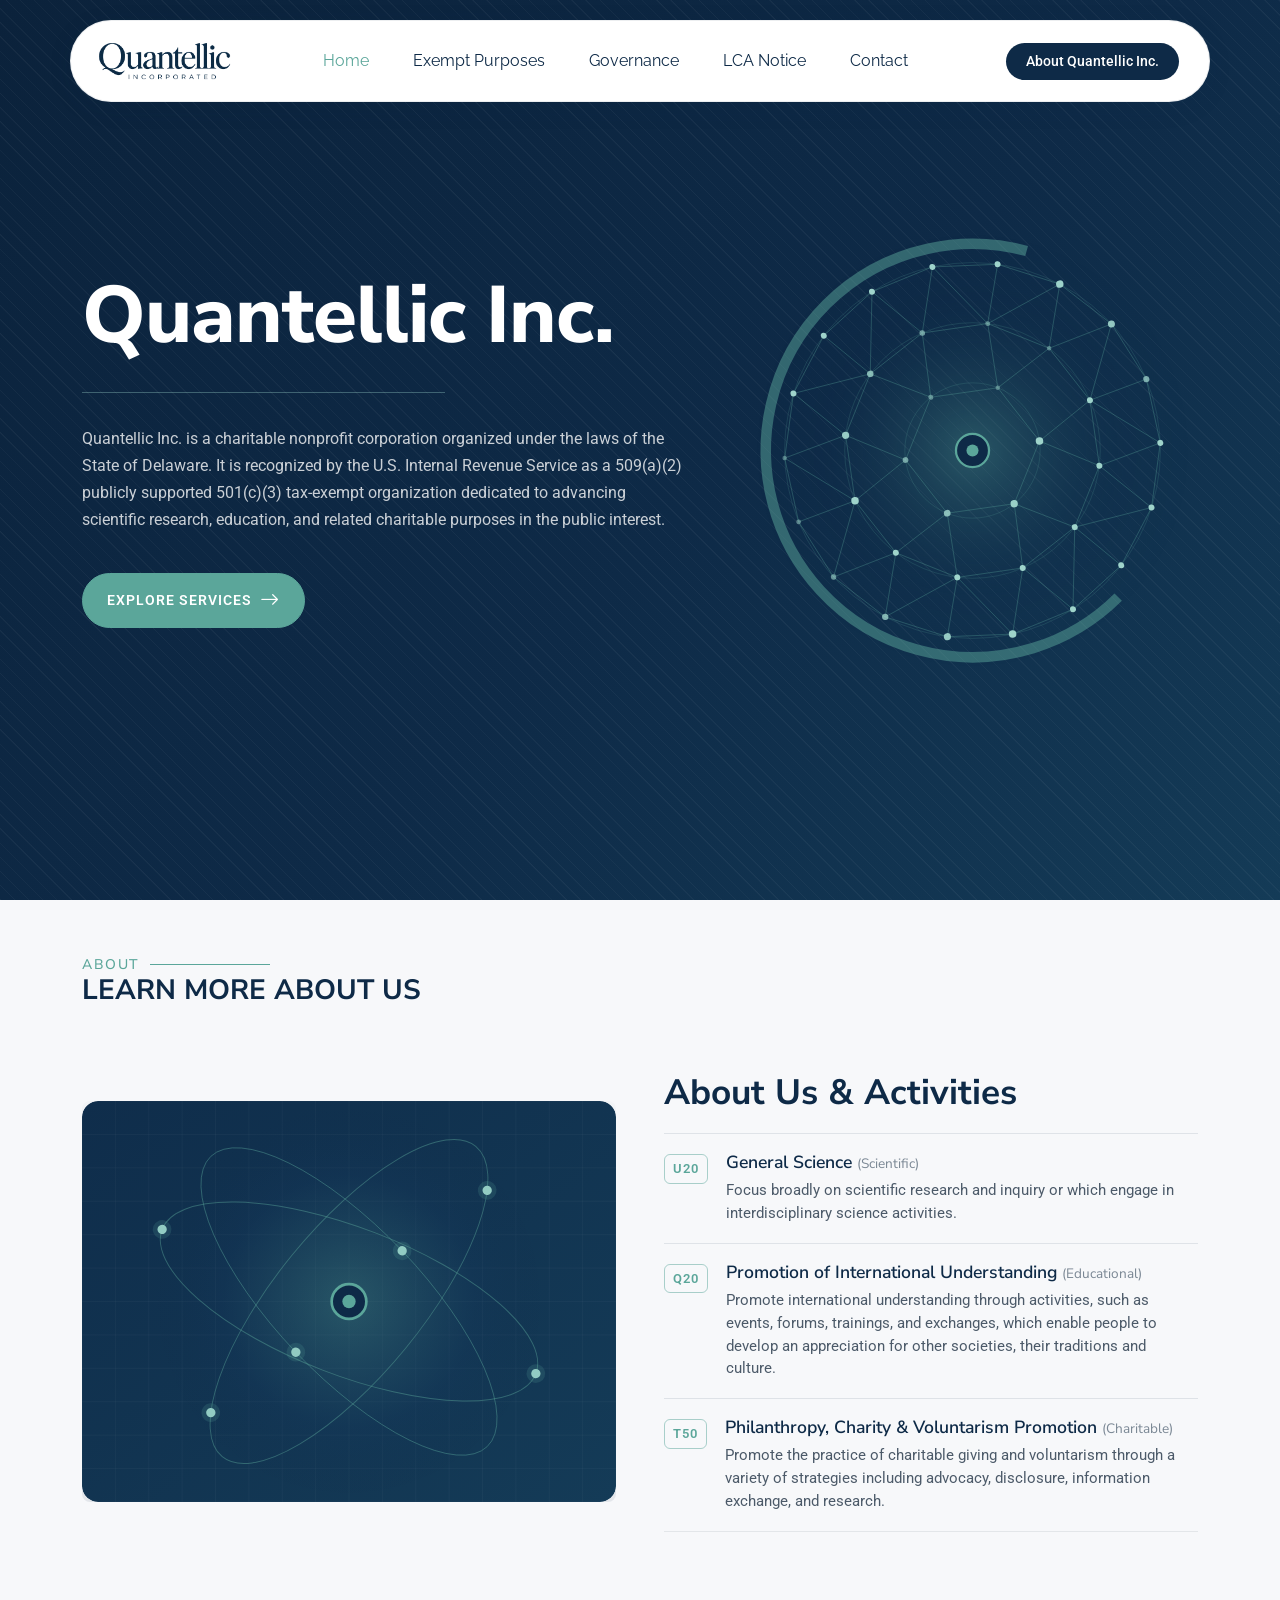
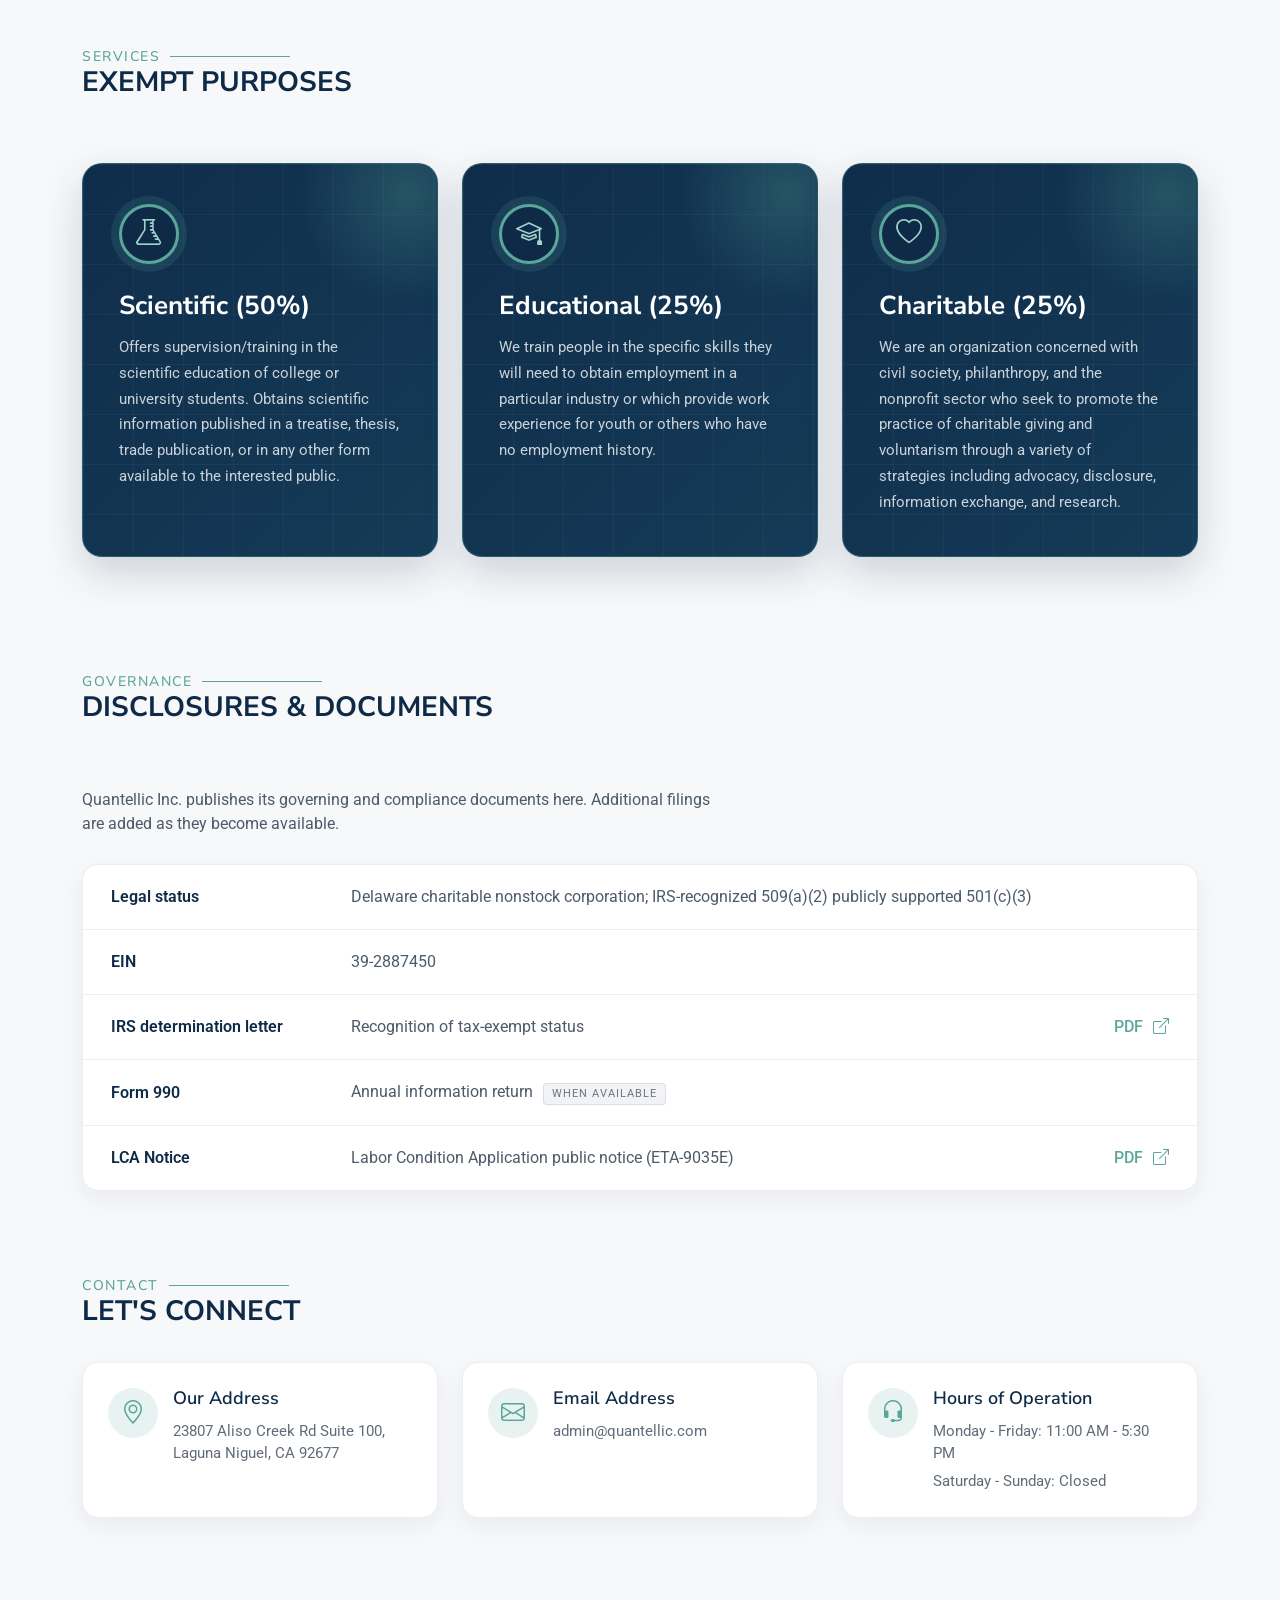
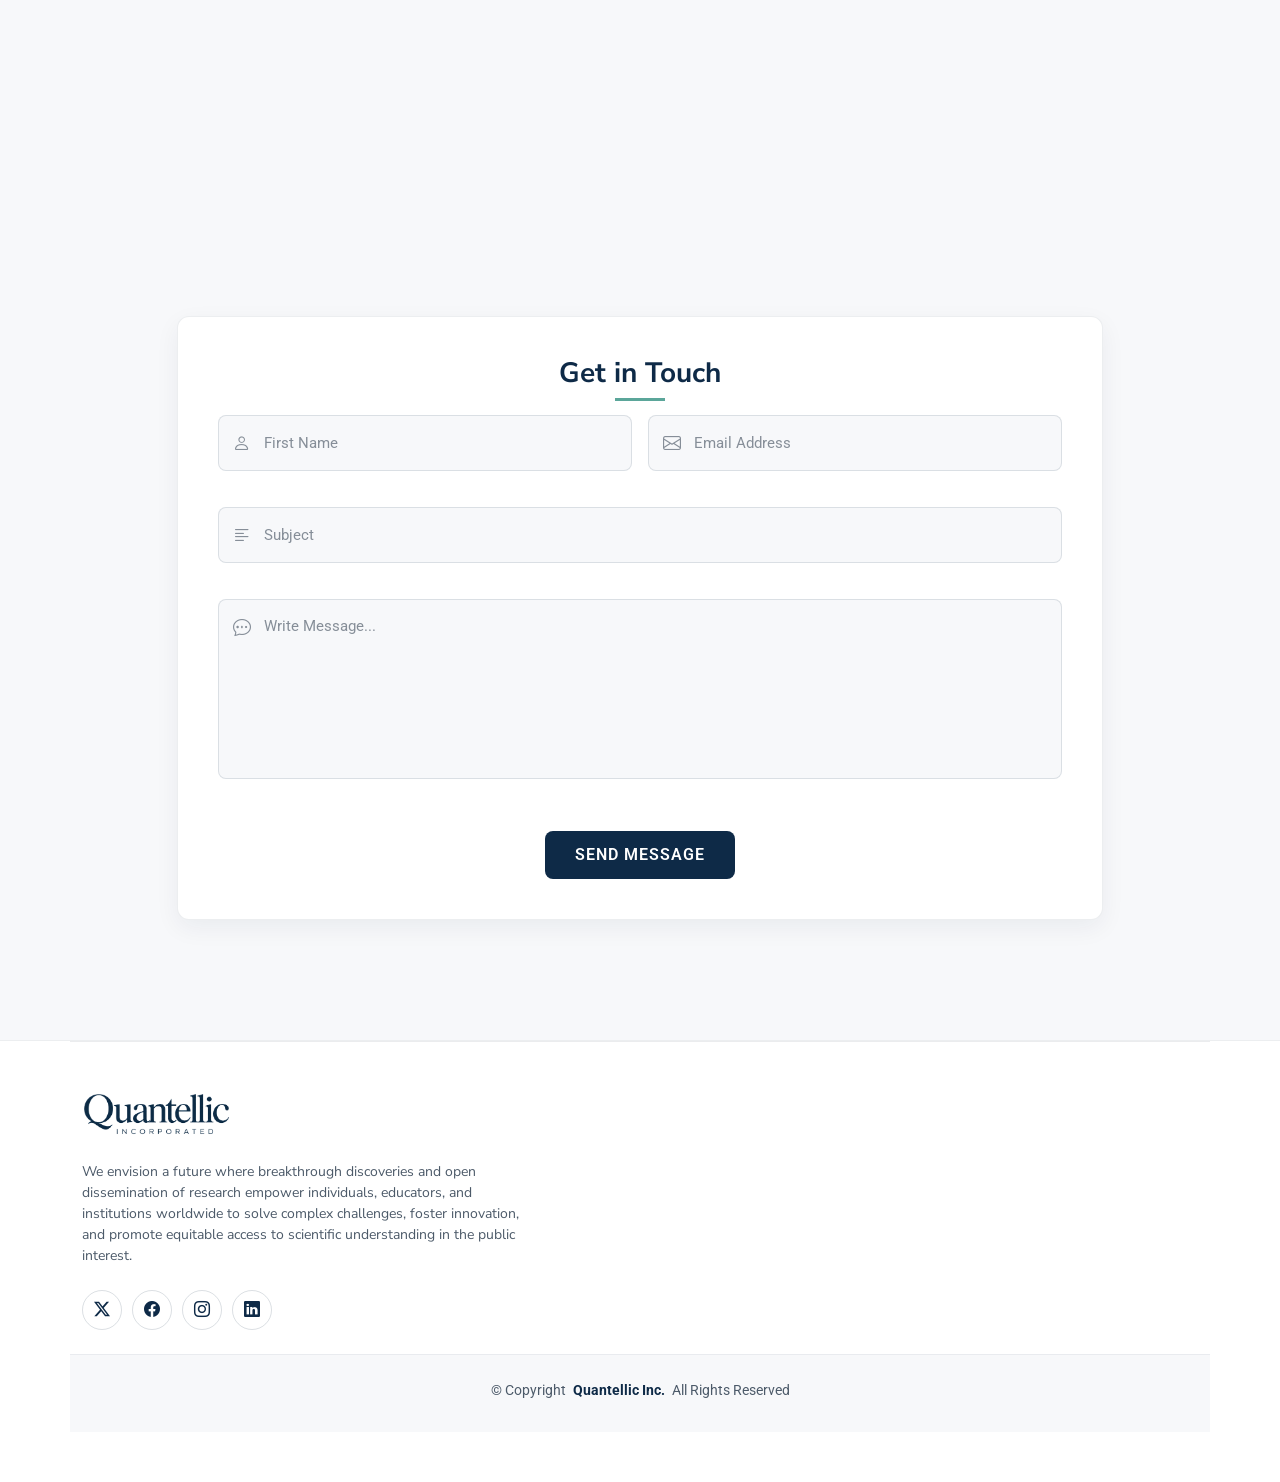
<file: index.html>
<!DOCTYPE html>
<html lang="en">

<head>
  <meta charset="utf-8">
  <meta content="width=device-width, initial-scale=1.0" name="viewport">
  <title>Quantellic Inc.</title>
  <meta name="description" content="">
  <meta name="keywords" content="">

  <!-- Favicons -->
  <link href="assets/img/favicon.png" rel="icon" type="image/png">
  <link href="favicon.ico" rel="shortcut icon">
  <link href="assets/img/apple-touch-icon.png" rel="apple-touch-icon">

  <!-- Fonts -->
  <link href="https://fonts.googleapis.com" rel="preconnect">
  <link href="https://fonts.gstatic.com" rel="preconnect" crossorigin>
  <link href="https://fonts.googleapis.com/css2?family=Roboto:ital,wght@0,100;0,300;0,400;0,500;0,700;0,900;1,100;1,300;1,400;1,500;1,700;1,900&family=Raleway:ital,wght@0,100;0,200;0,300;0,400;0,500;0,600;0,700;0,800;0,900;1,100;1,200;1,300;1,400;1,500;1,600;1,700;1,800;1,900&family=Nunito+Sans:ital,wght@0,200;0,300;0,400;0,600;0,700;0,800;0,900;1,200;1,300;1,400;1,600;1,700;1,800;1,900&display=swap" rel="stylesheet">

  <!-- Vendor CSS Files -->
  <link href="assets/vendor/bootstrap/css/bootstrap.min.css" rel="stylesheet">
  <link href="assets/vendor/bootstrap-icons/bootstrap-icons.css" rel="stylesheet">
  <link href="assets/vendor/aos/aos.css" rel="stylesheet">
  <link href="assets/vendor/swiper/swiper-bundle.min.css" rel="stylesheet">
  <link href="assets/vendor/glightbox/css/glightbox.min.css" rel="stylesheet">

  <!-- Main CSS File -->
  <link href="assets/css/main.css?v=20261016" rel="stylesheet">
  <link href="assets/css/theme-light.css?v=20261113" rel="stylesheet">

  <!-- =======================================================
  * Template Name: Strategy
  * Template URL: https://bootstrapmade.com/strategy-bootstrap-agency-template/
  * Updated: Jun 06 2025 with Bootstrap v5.3.6
  * Author: BootstrapMade.com
  * License: https://bootstrapmade.com/license/
  ======================================================== -->
</head>

<body class="index-page">

  <header id="header" class="header d-flex align-items-center fixed-top">
    <div class="header-container container-fluid container-xl position-relative d-flex align-items-center justify-content-between">

      <a href="index.html" class="logo d-flex align-items-center me-auto me-xl-0">
        <img src="assets/img/wordmark.png" alt="Quantellic Inc.">
        <h1 class="sitename visually-hidden">Quantellic Inc.</h1>
      </a>

      <nav id="navmenu" class="navmenu">
        <ul>
          <li><a href="#hero" class="active">Home</a></li>
          <!-- <li><a href="#about">About</a></li> -->
          <li><a href="#services">Exempt Purposes</a></li>
          <!-- <li class="dropdown"><a href="#"><span>Dropdown</span> <i class="bi bi-chevron-down toggle-dropdown"></i></a>
            <ul>
              <li><a href="#">Dropdown 1</a></li>
              <li class="dropdown"><a href="#"><span>Deep Dropdown</span> <i class="bi bi-chevron-down toggle-dropdown"></i></a>
                <ul>
                  <li><a href="#">Deep Dropdown 1</a></li>
                  <li><a href="#">Deep Dropdown 2</a></li>
                  <li><a href="#">Deep Dropdown 3</a></li>
                  <li><a href="#">Deep Dropdown 4</a></li>
                  <li><a href="#">Deep Dropdown 5</a></li>
                </ul>
              </li>
              <li><a href="#">Dropdown 2</a></li>
              <li><a href="#">Dropdown 3</a></li>
              <li><a href="#">Dropdown 4</a></li>
            </ul>
          </li> -->
          <li><a href="#governance">Governance</a></li>
           <li><a href="pdf/Quantellic_LCA_Notices_ETA9035E_Combined.pdf">LCA Notice</a></li>
          <li><a href="#contact">Contact</a></li>
        </ul>
        <i class="mobile-nav-toggle d-xl-none bi bi-list"></i>
      </nav>

      <a class="btn-getstarted" href="#about">About Quantellic Inc.</a>

    </div>
  </header>

  <main class="main">

    <!-- Hero Section -->
    <section id="hero" class="hero section">
      <div class="container">
        <div class="row">
          <div class="col-lg-7 content-col" data-aos="fade-up">
            <div class="content">
              <div class="main-heading">
                <h1>Quantellic Inc.</h1>
              </div>

              <div class="divider"></div>

              <div class="description">
                <p>Quantellic Inc. is a charitable nonprofit corporation organized under the laws of the State of Delaware. It is recognized by the U.S. Internal Revenue Service as a 509(a)(2) publicly supported 501(c)(3) tax-exempt organization dedicated to advancing scientific research, education, and related charitable purposes in the public interest.</p>
              </div>

              <div class="cta-button">
                <a href="#services" class="btn">
                  <span>EXPLORE SERVICES</span>
                  <i class="bi bi-arrow-right"></i>
                </a>
              </div>
            </div>
          </div>

          <div class="col-lg-5" data-aos="zoom-out">
            <div class="visual-content">
              <div class="fluid-shape">
                <img src="assets/img/hero-network.svg" alt="Research network illustration" class="fluid-img">
              </div>
            </div>
          </div>
        </div>
      </div>
    </section><!-- /Hero Section -->

    <!-- About Section -->
    <section id="about" class="about section">

      <!-- Section Title -->
      <div class="container section-title" data-aos="fade-up">
        <h2>About</h2>
        <div><span>Learn More</span> <span class="description-title">About Us</span></div>
      </div><!-- End Section Title -->

      <div class="container">

        <div class="row gx-5 align-items-center">
          <div class="col-lg-6" data-aos="fade-right" data-aos-delay="200">
            <div class="about-image">
              <img src="assets/img/about-orbits.svg" class="img-fluid rounded-4 shadow-sm" alt="Orbital illustration">
            </div>
          </div>

          <div class="col-lg-6 mt-4 mt-lg-0" data-aos="fade-left" data-aos-delay="300">
            <div class="about-content">
              <h2>About Us &amp; Activities</h2>

              <div class="activity-item">
                <span class="code">U20</span>
                <div>
                  <h4>General Science <small>(Scientific)</small></h4>
                  <p>Focus broadly on scientific research and inquiry or which engage in interdisciplinary science activities.</p>
                </div>
              </div>

              <div class="activity-item">
                <span class="code">Q20</span>
                <div>
                  <h4>Promotion of International Understanding <small>(Educational)</small></h4>
                  <p>Promote international understanding through activities, such as events, forums, trainings, and exchanges, which enable people to develop an appreciation for other societies, their traditions and culture.</p>
                </div>
              </div>

              <div class="activity-item">
                <span class="code">T50</span>
                <div>
                  <h4>Philanthropy, Charity &amp; Voluntarism Promotion <small>(Charitable)</small></h4>
                  <p>Promote the practice of charitable giving and voluntarism through a variety of strategies including advocacy, disclosure, information exchange, and research.</p>
                </div>
              </div>
            </div>
          </div>
        </div>

      </div>

    </section><!-- /About Section -->

    <!-- Services Section -->
    <section id="services" class="services section">

      <!-- Section Title -->
      <div class="container section-title" data-aos="fade-up">
        <h2>Services</h2>
        <div><span></span> <span class="description-title">Exempt Purposes</span></div>
      </div><!-- End Section Title -->

      <div class="container">
        <div class="row gy-4">
          <div class="col-lg-4 col-md-6" data-aos="fade-up" data-aos-delay="100">
            <div class="service-card">
              <div class="service-icon">
                <i class="bi bi-flask"></i>
              </div>
              <h3>Scientific (50%)</h3>
              <p>Offers supervision/training in the scientific education of college or university students. Obtains scientific information published in a treatise, thesis, trade publication, or in any other form available to the interested public.</p>
            </div>
          </div>
          <div class="col-lg-4 col-md-6" data-aos="fade-up" data-aos-delay="200">
            <div class="service-card">
              <div class="service-icon">
                <i class="bi bi-mortarboard"></i>
              </div>
              <h3>Educational (25%)</h3>
              <p>We train people in the specific skills they will need to obtain employment in a particular industry or which provide work experience for youth or others who have no employment history.</p>
            </div>
          </div>
          <div class="col-lg-4 col-md-6" data-aos="fade-up" data-aos-delay="300">
            <div class="service-card">
              <div class="service-icon">
                <i class="bi bi-heart"></i>
              </div>
              <h3>Charitable (25%)</h3>
              <p>We are an organization concerned with civil society, philanthropy, and the nonprofit sector who seek to promote the practice of charitable giving and voluntarism through a variety of strategies including advocacy, disclosure, information exchange, and research.</p>
            </div>
          </div>
        </div>
      </div>
    </section><!-- /Services Section -->


    <!-- Call To Action Section -->
   <!--  <section id="call-to-action" class="call-to-action section">

      <div class="container" data-aos="fade-up" data-aos-delay="100">

        <div class="advertise-1 d-flex flex-column flex-lg-row gap-4 align-items-center position-relative">

          <div class="content-left flex-grow-1" data-aos="fade-right" data-aos-delay="200">
            <span class="badge text-uppercase mb-2">Don't Miss!</span>
            <h2>Revolutionize Your Digital Experience Today</h2>
            <p class="my-4">Strategia accelerates your business growth through innovative solutions and cutting-edge technology. Join thousands of satisfied customers who have transformed their operations.</p>

            <div class="features d-flex flex-wrap gap-3 mb-4">
              <div class="feature-item">
                <i class="bi bi-check-circle-fill"></i>
                <span>Premium Support</span>
              </div>
              <div class="feature-item">
                <i class="bi bi-check-circle-fill"></i>
                <span>Cloud Integration</span>
              </div>
              <div class="feature-item">
                <i class="bi bi-check-circle-fill"></i>
                <span>Real-time Analytics</span>
              </div>
            </div>

            <div class="cta-buttons d-flex flex-wrap gap-3">
              <a href="#" class="btn btn-primary">Start Free Trial</a>
              <a href="#" class="btn btn-outline">Learn More</a>
            </div>
          </div>

          <div class="content-right position-relative" data-aos="fade-left" data-aos-delay="300">
            <img src="assets/img/misc/misc-1.webp" alt="Scientific" class="img-fluid rounded-4">
            <div class="floating-card">
              <div class="card-icon">
                <i class="bi bi-graph-up-arrow"></i>
              </div>
              <div class="card-content">
                <span class="stats-number">245%</span>
                <span class="stats-text">Growth Rate</span>
              </div>
            </div>
          </div>

          <div class="decoration">
            <div class="circle-1"></div>
            <div class="circle-2"></div>
          </div>

        </div>

      </div>

    </section> --><!-- /Call To Action Section -->

    <!-- Testimonials Section -->
    <!-- <section id="testimonials" class="testimonials section light-background"> -->

      <!-- Section Title -->
      <!-- <div class="container section-title" data-aos="fade-up">
        <h2>Testimonials</h2>
        <div><span>Check Our</span> <span class="description-title">Testimonials</span></div>
      </div> --><!-- End Section Title -->

      <!-- <div class="container" data-aos="fade-up" data-aos-delay="100">

        <div class="testimonials-slider swiper init-swiper">
          <script type="application/json" class="swiper-config">
            {
              "slidesPerView": 1,
              "loop": true,
              "speed": 600,
              "autoplay": {
                "delay": 5000
              },
              "navigation": {
                "nextEl": ".swiper-button-next",
                "prevEl": ".swiper-button-prev"
              }
            }
          </script>

          <div class="swiper-wrapper">

            <div class="swiper-slide">
              <div class="testimonial-item">
                <div class="row">
                  <div class="col-lg-8">
                    <h2>Sed ut perspiciatis unde omnis</h2>
                    <p>
                      Proin iaculis purus consequat sem cure digni ssim donec porttitora entum suscipit rhoncus. Accusantium quam, ultricies eget id, aliquam eget nibh et. Maecen aliquam, risus at semper.
                    </p>
                    <p>
                      Beatae magnam dolore quia ipsum. Voluptatem totam et qui dolore dignissimos. Amet quia sapiente laudantium nihil illo et assumenda sit cupiditate. Nam perspiciatis perferendis minus consequatur. Enim ut eos quo.
                    </p>
                    <div class="profile d-flex align-items-center">
                      <img src="assets/img/person/person-m-7.webp" class="profile-img" alt="">
                      <div class="profile-info">
                        <h3>Saul Goodman</h3>
                        <span>Client</span>
                      </div>
                    </div>
                  </div>
                  <div class="col-lg-4 d-none d-lg-block">
                    <div class="featured-img-wrapper">
                      <img src="assets/img/person/person-m-7.webp" class="featured-img" alt="">
                    </div>
                  </div>
                </div>
              </div>
            </div> --><!-- End Testimonial Item -->

            <!-- <div class="swiper-slide">
              <div class="testimonial-item">
                <div class="row">
                  <div class="col-lg-8">
                    <h2>Nemo enim ipsam voluptatem</h2>
                    <p>
                      Export tempor illum tamen malis malis eram quae irure esse labore quem cillum quid cillum eram malis quorum velit fore eram velit sunt aliqua noster fugiat irure amet legam anim culpa.
                    </p>
                    <p>
                      Dolorem excepturi esse qui amet maxime quibusdam aut repellendus voluptatum. Corrupti enim a repellat cumque est laborum fuga consequuntur. Dolorem nostrum deleniti quas voluptatem iure dolorum rerum. Repudiandae doloribus ut repellat harum vero aut. Modi aut velit aperiam aspernatur odit ut vitae.
                    </p>
                    <div class="profile d-flex align-items-center">
                      <img src="assets/img/person/person-f-8.webp" class="profile-img" alt="">
                      <div class="profile-info">
                        <h3>Sara Wilsson</h3>
                        <span>Designer</span>
                      </div>
                    </div>
                  </div>
                  <div class="col-lg-4 d-none d-lg-block">
                    <div class="featured-img-wrapper">
                      <img src="assets/img/person/person-f-8.webp" class="featured-img" alt="">
                    </div>
                  </div>
                </div>
              </div>
            </div> --><!-- End Testimonial Item -->

            <!-- <div class="swiper-slide">
              <div class="testimonial-item">
                <div class="row">
                  <div class="col-lg-8">
                    <h2>
                      Labore nostrum eos impedit
                    </h2>
                    <p>
                      Fugiat enim eram quae cillum dolore dolor amet nulla culpa multos export minim fugiat minim velit minim dolor enim duis veniam ipsum anim magna sunt elit fore quem dolore labore illum veniam.
                    </p>
                    <p>
                      Itaque ut explicabo vero occaecati est quam rerum sed. Numquam tempora aut aut quaerat quia illum. Nobis quia autem odit ipsam numquam. Doloribus sit sint corporis eius totam fuga. Hic nostrum suscipit corrupti nam expedita adipisci aut optio.
                    </p>
                    <div class="profile d-flex align-items-center">
                      <img src="assets/img/person/person-m-9.webp" class="profile-img" alt="">
                      <div class="profile-info">
                        <h3>Matt Brandon</h3>
                        <span>Freelancer</span>
                      </div>
                    </div>
                  </div>
                  <div class="col-lg-4 d-none d-lg-block">
                    <div class="featured-img-wrapper">
                      <img src="assets/img/person/person-m-9.webp" class="featured-img" alt="">
                    </div>
                  </div>
                </div>
              </div>
            </div> --><!-- End Testimonial Item -->

            <!-- <div class="swiper-slide">
              <div class="testimonial-item">
                <div class="row">
                  <div class="col-lg-8">
                    <h2>Impedit dolor facilis nulla</h2>
                    <p>
                      Enim nisi quem export duis labore cillum quae magna enim sint quorum nulla quem veniam duis minim tempor labore quem eram duis noster aute amet eram fore quis sint minim.
                    </p>
                    <p>
                      Omnis aspernatur accusantium qui delectus praesentium repellendus. Facilis sint odio aspernatur voluptas commodi qui qui qui pariatur. Corrupti deleniti itaque quaerat ipsum deleniti culpa tempora tempore. Et consequatur exercitationem hic aspernatur nobis est voluptatibus architecto laborum.
                    </p>
                    <div class="profile d-flex align-items-center">
                      <img src="assets/img/person/person-f-10.webp" class="profile-img" alt="">
                      <div class="profile-info">
                        <h3>Jena Karlis</h3>
                        <span>Store Owner</span>
                      </div>
                    </div>
                  </div>
                  <div class="col-lg-4 d-none d-lg-block">
                    <div class="featured-img-wrapper">
                      <img src="assets/img/person/person-f-10.webp" class="featured-img" alt="">
                    </div>
                  </div>
                </div>
              </div>
            </div> --><!-- End Testimonial Item -->

         <!--  </div>

          <div class="swiper-navigation w-100 d-flex align-items-center justify-content-center">
            <div class="swiper-button-prev"></div>
            <div class="swiper-button-next"></div>
          </div>

        </div>

      </div>

    </section> --><!-- /Testimonials Section -->

    <!-- Portfolio Section -->
    <!-- <section id="portfolio" class="portfolio section"> -->

      <!-- Section Title -->
      <!-- <div class="container section-title" data-aos="fade-up">
        <h2>Portfolio</h2>
        <div><span>Check Our</span> <span class="description-title">Portfolio</span></div>
      </div> --><!-- End Section Title -->

      <!-- <div class="container-fluid" data-aos="fade-up" data-aos-delay="100">

        <div class="isotope-layout" data-default-filter="*" data-layout="masonry" data-sort="original-order">

          <ul class="portfolio-filters isotope-filters" data-aos="fade-up" data-aos-delay="200">
            <li data-filter="*" class="filter-active">
              <i class="bi bi-grid-3x3"></i> All Projects
            </li>
            <li data-filter=".filter-ui">
              <i class="bi bi-phone"></i> UI/UX
            </li>
            <li data-filter=".filter-development">
              <i class="bi bi-code-slash"></i> Development
            </li>
            <li data-filter=".filter-photography">
              <i class="bi bi-camera"></i> Photography
            </li>
            <li data-filter=".filter-marketing">
              <i class="bi bi-graph-up"></i> Marketing
            </li>
          </ul>

          <div class="row g-4 isotope-container" data-aos="fade-up" data-aos-delay="300">

            <div class="col-xl-3 col-lg-4 col-md-6 portfolio-item isotope-item filter-ui">
              <article class="portfolio-entry">
                <figure class="entry-image">
                  <img src="assets/img/portfolio/portfolio-1.webp" class="img-fluid" alt="" loading="lazy">
                  <div class="entry-overlay">
                    <div class="overlay-content">
                      <div class="entry-meta">UI/UX Design</div>
                      <h3 class="entry-title">Mobile Banking App</h3>
                      <div class="entry-links">
                        <a href="assets/img/portfolio/portfolio-1.webp" class="glightbox" data-gallery="portfolio-gallery-ui" data-glightbox="title: Mobile Banking App; description: Praesent commodo cursus magna, vel scelerisque nisl consectetur.">
                          <i class="bi bi-arrows-angle-expand"></i>
                        </a>
                        <a href="portfolio-details.html">
                          <i class="bi bi-arrow-right"></i>
                        </a>
                      </div>
                    </div>
                  </div>
                </figure>
              </article>
            </div> --><!-- End Portfolio Item -->

            <!-- <div class="col-xl-3 col-lg-4 col-md-6 portfolio-item isotope-item filter-development">
              <article class="portfolio-entry">
                <figure class="entry-image">
                  <img src="assets/img/portfolio/portfolio-10.webp" class="img-fluid" alt="" loading="lazy">
                  <div class="entry-overlay">
                    <div class="overlay-content">
                      <div class="entry-meta">Development</div>
                      <h3 class="entry-title">E-Learning Platform</h3>
                      <div class="entry-links">
                        <a href="assets/img/portfolio/portfolio-10.webp" class="glightbox" data-gallery="portfolio-gallery-development" data-glightbox="title: E-Learning Platform; description: Nulla vitae elit libero, a pharetra augue mollis interdum.">
                          <i class="bi bi-arrows-angle-expand"></i>
                        </a>
                        <a href="portfolio-details.html">
                          <i class="bi bi-arrow-right"></i>
                        </a>
                      </div>
                    </div>
                  </div>
                </figure>
              </article>
            </div> --><!-- End Portfolio Item -->

            <!-- <div class="col-xl-3 col-lg-4 col-md-6 portfolio-item isotope-item filter-photography">
              <article class="portfolio-entry">
                <figure class="entry-image">
                  <img src="assets/img/portfolio/portfolio-7.webp" class="img-fluid" alt="" loading="lazy">
                  <div class="entry-overlay">
                    <div class="overlay-content">
                      <div class="entry-meta">Photography</div>
                      <h3 class="entry-title">Urban Architecture</h3>
                      <div class="entry-links">
                        <a href="assets/img/portfolio/portfolio-7.webp" class="glightbox" data-gallery="portfolio-gallery-photography" data-glightbox="title: Urban Architecture; description: Sed ut perspiciatis unde omnis iste natus error sit voluptatem.">
                          <i class="bi bi-arrows-angle-expand"></i>
                        </a>
                        <a href="portfolio-details.html">
                          <i class="bi bi-arrow-right"></i>
                        </a>
                      </div>
                    </div>
                  </div>
                </figure>
              </article>
            </div> --><!-- End Portfolio Item -->

            <!-- <div class="col-xl-3 col-lg-4 col-md-6 portfolio-item isotope-item filter-marketing">
              <article class="portfolio-entry">
                <figure class="entry-image">
                  <img src="assets/img/portfolio/portfolio-4.webp" class="img-fluid" alt="" loading="lazy">
                  <div class="entry-overlay">
                    <div class="overlay-content">
                      <div class="entry-meta">Marketing</div>
                      <h3 class="entry-title">Social Media Campaign</h3>
                      <div class="entry-links">
                        <a href="assets/img/portfolio/portfolio-4.webp" class="glightbox" data-gallery="portfolio-gallery-marketing" data-glightbox="title: Social Media Campaign; description: Quis autem vel eum iure reprehenderit qui in ea voluptate.">
                          <i class="bi bi-arrows-angle-expand"></i>
                        </a>
                        <a href="portfolio-details.html">
                          <i class="bi bi-arrow-right"></i>
                        </a>
                      </div>
                    </div>
                  </div>
                </figure>
              </article>
            </div> --><!-- End Portfolio Item -->

            <!-- <div class="col-xl-3 col-lg-4 col-md-6 portfolio-item isotope-item filter-ui">
              <article class="portfolio-entry">
                <figure class="entry-image">
                  <img src="assets/img/portfolio/portfolio-2.webp" class="img-fluid" alt="" loading="lazy">
                  <div class="entry-overlay">
                    <div class="overlay-content">
                      <div class="entry-meta">UI/UX Design</div>
                      <h3 class="entry-title">Smart Home Interface</h3>
                      <div class="entry-links">
                        <a href="assets/img/portfolio/portfolio-2.webp" class="glightbox" data-gallery="portfolio-gallery-ui" data-glightbox="title: Smart Home Interface; description: At vero eos et accusamus et iusto odio dignissimos ducimus.">
                          <i class="bi bi-arrows-angle-expand"></i>
                        </a>
                        <a href="portfolio-details.html">
                          <i class="bi bi-arrow-right"></i>
                        </a>
                      </div>
                    </div>
                  </div>
                </figure>
              </article>
            </div> --><!-- End Portfolio Item -->

            <!-- <div class="col-xl-3 col-lg-4 col-md-6 portfolio-item isotope-item filter-development">
              <article class="portfolio-entry">
                <figure class="entry-image">
                  <img src="assets/img/portfolio/portfolio-11.webp" class="img-fluid" alt="" loading="lazy">
                  <div class="entry-overlay">
                    <div class="overlay-content">
                      <div class="entry-meta">Development</div>
                      <h3 class="entry-title">Cloud Management System</h3>
                      <div class="entry-links">
                        <a href="assets/img/portfolio/portfolio-11.webp" class="glightbox" data-gallery="portfolio-gallery-development" data-glightbox="title: Cloud Management System; description: Temporibus autem quibusdam et aut officiis debitis.">
                          <i class="bi bi-arrows-angle-expand"></i>
                        </a>
                        <a href="portfolio-details.html">
                          <i class="bi bi-arrow-right"></i>
                        </a>
                      </div>
                    </div>
                  </div>
                </figure>
              </article>
            </div> --><!-- End Portfolio Item -->

            <!-- <div class="col-xl-3 col-lg-4 col-md-6 portfolio-item isotope-item filter-photography">
              <article class="portfolio-entry">
                <figure class="entry-image">
                  <img src="assets/img/portfolio/portfolio-8.webp" class="img-fluid" alt="" loading="lazy">
                  <div class="entry-overlay">
                    <div class="overlay-content">
                      <div class="entry-meta">Photography</div>
                      <h3 class="entry-title">Nature Collection</h3>
                      <div class="entry-links">
                        <a href="assets/img/portfolio/portfolio-8.webp" class="glightbox" data-gallery="portfolio-gallery-photography" data-glightbox="title: Nature Collection; description: Integer posuere erat a ante venenatis dapibus posuere velit aliquet.">
                          <i class="bi bi-arrows-angle-expand"></i>
                        </a>
                        <a href="portfolio-details.html">
                          <i class="bi bi-arrow-right"></i>
                        </a>
                      </div>
                    </div>
                  </div>
                </figure>
              </article>
            </div> --><!-- End Portfolio Item -->

            <!-- <div class="col-xl-3 col-lg-4 col-md-6 portfolio-item isotope-item filter-marketing">
              <article class="portfolio-entry">
                <figure class="entry-image">
                  <img src="assets/img/portfolio/portfolio-5.webp" class="img-fluid" alt="" loading="lazy">
                  <div class="entry-overlay">
                    <div class="overlay-content">
                      <div class="entry-meta">Marketing</div>
                      <h3 class="entry-title">Brand Strategy</h3>
                      <div class="entry-links">
                        <a href="assets/img/portfolio/portfolio-5.webp" class="glightbox" data-gallery="portfolio-gallery-marketing" data-glightbox="title: Brand Strategy; description: Fusce dapibus, tellus ac cursus commodo, tortor mauris condimentum.">
                          <i class="bi bi-arrows-angle-expand"></i>
                        </a>
                        <a href="portfolio-details.html">
                          <i class="bi bi-arrow-right"></i>
                        </a>
                      </div>
                    </div>
                  </div>
                </figure>
              </article>
            </div> --><!-- End Portfolio Item -->

          <!-- </div> -->
          <!-- End Portfolio Container -->

        <!-- </div>

      </div>

    </section> -->
    <!-- /Portfolio Section -->

    <!-- Team Section -->
    <!-- <section id="team" class="team section light-background"> -->

      <!-- Section Title -->
      <!-- <div class="container section-title" data-aos="fade-up">
        <h2>Team</h2>
        <div><span>Check Our</span> <span class="description-title">Team</span></div>
      </div> --><!-- End Section Title -->

      <!-- <div class="container" data-aos="fade-up" data-aos-delay="100">

        <div class="row gy-4">

          <div class="col-lg-6" data-aos="fade-up" data-aos-delay="100">
            <div class="team-member d-flex">
              <div class="member-img">
                <img src="assets/img/person/person-m-7.webp" class="img-fluid" alt="" loading="lazy">
              </div>
              <div class="member-info flex-grow-1">
                <h4>Walter White</h4>
                <span>Chief Executive Officer</span>
                <p>Aliquam iure quaerat voluptatem praesentium possimus unde laudantium vel dolorum distinctio dire flow</p>
                <div class="social">
                  <a href=""><i class="bi bi-facebook"></i></a>
                  <a href=""><i class="bi bi-twitter-x"></i></a>
                  <a href=""><i class="bi bi-linkedin"></i></a>
                  <a href=""><i class="bi bi-youtube"></i></a>
                </div>
              </div>
            </div>
          </div> --><!-- End Team Member -->

          <!-- <div class="col-lg-6" data-aos="fade-up" data-aos-delay="200">
            <div class="team-member d-flex">
              <div class="member-img">
                <img src="assets/img/person/person-f-8.webp" class="img-fluid" alt="" loading="lazy">
              </div>
              <div class="member-info flex-grow-1">
                <h4>Sarah Jhonson</h4>
                <span>Product Manager</span>
                <p>Labore ipsam sit consequatur exercitationem rerum laboriosam laudantium aut quod dolores exercitationem ut</p>
                <div class="social">
                  <a href=""><i class="bi bi-facebook"></i></a>
                  <a href=""><i class="bi bi-twitter-x"></i></a>
                  <a href=""><i class="bi bi-linkedin"></i></a>
                  <a href=""><i class="bi bi-youtube"></i></a>
                </div>
              </div>
            </div>
          </div> --><!-- End Team Member -->

          <!-- <div class="col-lg-6" data-aos="fade-up" data-aos-delay="300">
            <div class="team-member d-flex">
              <div class="member-img">
                <img src="assets/img/person/person-m-6.webp" class="img-fluid" alt="" loading="lazy">
              </div>
              <div class="member-info flex-grow-1">
                <h4>William Anderson</h4>
                <span>CTO</span>
                <p>Illum minima ea autem doloremque ipsum quidem quas aspernatur modi ut praesentium vel tque sed facilis at qui</p>
                <div class="social">
                  <a href=""><i class="bi bi-facebook"></i></a>
                  <a href=""><i class="bi bi-twitter-x"></i></a>
                  <a href=""><i class="bi bi-linkedin"></i></a>
                  <a href=""><i class="bi bi-youtube"></i></a>
                </div>
              </div>
            </div>
          </div> --><!-- End Team Member -->

          <!-- <div class="col-lg-6" data-aos="fade-up" data-aos-delay="400">
            <div class="team-member d-flex">
              <div class="member-img">
                <img src="assets/img/person/person-f-4.webp" class="img-fluid" alt="" loading="lazy">
              </div>
              <div class="member-info flex-grow-1">
                <h4>Amanda Jepson</h4>
                <span>Accountant</span>
                <p>Magni voluptatem accusamus assumenda cum nisi aut qui dolorem voluptate sed et veniam quasi quam consectetur</p>
                <div class="social">
                  <a href=""><i class="bi bi-facebook"></i></a>
                  <a href=""><i class="bi bi-twitter-x"></i></a>
                  <a href=""><i class="bi bi-linkedin"></i></a>
                  <a href=""><i class="bi bi-youtube"></i></a>
                </div>
              </div>
            </div>
          </div> --><!-- End Team Member -->

          <!-- <div class="col-lg-6" data-aos="fade-up" data-aos-delay="500">
            <div class="team-member d-flex">
              <div class="member-img">
                <img src="assets/img/person/person-m-12.webp" class="img-fluid" alt="" loading="lazy">
              </div>
              <div class="member-info flex-grow-1">
                <h4>Brian Doe</h4>
                <span>Marketing</span>
                <p>Qui consequuntur quos accusamus magnam quo est molestiae eius laboriosam sunt doloribus quia impedit laborum velit</p>
                <div class="social">
                  <a href=""><i class="bi bi-facebook"></i></a>
                  <a href=""><i class="bi bi-twitter-x"></i></a>
                  <a href=""><i class="bi bi-linkedin"></i></a>
                  <a href=""><i class="bi bi-youtube"></i></a>
                </div>
              </div>
            </div>
          </div> --><!-- End Team Member -->

          <!-- <div class="col-lg-6" data-aos="fade-up" data-aos-delay="600">
            <div class="team-member d-flex">
              <div class="member-img">
                <img src="assets/img/person/person-f-9.webp" class="img-fluid" alt="" loading="lazy">
              </div>
              <div class="member-info flex-grow-1">
                <h4>Josepha Palas</h4>
                <span>Operation</span>
                <p>Sint sint eveniet explicabo amet consequatur nesciunt error enim rerum earum et omnis fugit eligendi cupiditate vel</p>
                <div class="social">
                  <a href=""><i class="bi bi-facebook"></i></a>
                  <a href=""><i class="bi bi-twitter-x"></i></a>
                  <a href=""><i class="bi bi-linkedin"></i></a>
                  <a href=""><i class="bi bi-youtube"></i></a>
                </div>
              </div>
            </div>
          </div> --><!-- End Team Member -->

        <!-- </div>

      </div>

    </section> --><!-- /Team Section -->

    <!-- Pricing Section -->
    <!-- <section id="pricing" class="pricing section"> -->

      <!-- Section Title -->
      <!-- <div class="container section-title" data-aos="fade-up">
        <h2>Pricing</h2>
        <div><span>Check Our</span> <span class="description-title">Pricing</span></div>
      </div> --><!-- End Section Title -->

     <!--  <div class="container" data-aos="fade-up" data-aos-delay="100">

        <div class="row gy-4"> -->
          <!-- Basic Plan -->
          <!-- <div class="col-lg-4 col-md-6" data-aos="zoom-in" data-aos-delay="200">
            <div class="pricing-card">
              <div class="plan-header">
                <div class="plan-icon">
                  <i class="bi bi-box"></i>
                </div>
                <h3>Starter</h3>
                <p>For individuals just getting started</p>
              </div>
              <div class="plan-pricing">
                <div class="price">
                  <span class="currency">$</span>
                  <span class="amount">12</span>
                  <span class="period">/month</span>
                </div>
              </div>
              <div class="plan-features">
                <ul>
                  <li><i class="bi bi-check-circle-fill"></i> Nullam accumsan lorem</li>
                  <li><i class="bi bi-check-circle-fill"></i> Vestibulum auctor dapibus</li>
                  <li><i class="bi bi-check-circle-fill"></i> Nulla consequat massa</li>
                  <li class="disabled"><i class="bi bi-x-circle-fill"></i> In enim justo rhoncus ut</li>
                  <li class="disabled"><i class="bi bi-x-circle-fill"></i> Curabitur ullamcorper ultricies</li>
                </ul>
              </div>
              <div class="plan-cta">
                <a href="#" class="btn-plan">Choose Plan</a>
              </div>
            </div>
          </div> --><!-- End Basic Plan -->

          <!-- Professional Plan -->
          <!-- <div class="col-lg-4 col-md-6" data-aos="zoom-in" data-aos-delay="300">
            <div class="pricing-card popular">
              <div class="popular-tag">Most Popular</div>
              <div class="plan-header">
                <div class="plan-icon">
                  <i class="bi bi-briefcase"></i>
                </div>
                <h3>Professional</h3>
                <p>For small teams and growing businesses</p>
              </div>
              <div class="plan-pricing">
                <div class="price">
                  <span class="currency">$</span>
                  <span class="amount">39</span>
                  <span class="period">/month</span>
                </div>
              </div>
              <div class="plan-features">
                <ul>
                  <li><i class="bi bi-check-circle-fill"></i> Donec quam felis ultricies</li>
                  <li><i class="bi bi-check-circle-fill"></i> Nam eget dui etiam rhoncus</li>
                  <li><i class="bi bi-check-circle-fill"></i> Maecenas tempus tellus</li>
                  <li><i class="bi bi-check-circle-fill"></i> Donec pede justo fringilla</li>
                  <li class="disabled"><i class="bi bi-x-circle-fill"></i> Cras dapibus vivamus</li>
                </ul>
              </div>
              <div class="plan-cta">
                <a href="#" class="btn-plan">Choose Plan</a>
              </div>
            </div>
          </div> --><!-- End Professional Plan -->

          <!-- Enterprise Plan -->
          <!-- <div class="col-lg-4 col-md-6" data-aos="zoom-in" data-aos-delay="400">
            <div class="pricing-card">
              <div class="plan-header">
                <div class="plan-icon">
                  <i class="bi bi-building"></i>
                </div>
                <h3>Enterprise</h3>
                <p>For large organizations and corporations</p>
              </div>
              <div class="plan-pricing">
                <div class="price">
                  <span class="currency">$</span>
                  <span class="amount">79</span>
                  <span class="period">/month</span>
                </div>
              </div>
              <div class="plan-features">
                <ul>
                  <li><i class="bi bi-check-circle-fill"></i> Etiam sit amet orci eget</li>
                  <li><i class="bi bi-check-circle-fill"></i> Pellentesque posuere vulputate</li>
                  <li><i class="bi bi-check-circle-fill"></i> Quisque rutrum aenean</li>
                  <li><i class="bi bi-check-circle-fill"></i> Fusce vulputate eleifend</li>
                  <li><i class="bi bi-check-circle-fill"></i> Phasellus viverra nulla</li>
                </ul>
              </div>
              <div class="plan-cta">
                <a href="#" class="btn-plan">Choose Plan</a>
              </div>
            </div>
          </div> --><!-- End Enterprise Plan -->
        <!-- </div>

      </div> -->

    </section><!-- /Pricing Section -->

    <!-- Faq Section -->
    <!-- <section class="faq-9 faq section" id="faq">

      <div class="container">
        <div class="row">

          <div class="col-lg-5" data-aos="fade-up">
            <h2 class="faq-title">Have a question? Check out the FAQ</h2>
            <p class="faq-description">Maecenas tempus tellus eget condimentum rhoncus sem quam semper libero sit amet adipiscing sem neque sed ipsum.</p>
            <div class="faq-arrow d-none d-lg-block" data-aos="fade-up" data-aos-delay="200">
              <svg class="faq-arrow" width="200" height="211" viewBox="0 0 200 211" fill="none" xmlns="http://www.w3.org/2000/svg">
                <path d="M198.804 194.488C189.279 189.596 179.529 185.52 169.407 182.07L169.384 182.049C169.227 181.994 169.07 181.939 168.912 181.884C166.669 181.139 165.906 184.546 167.669 185.615C174.053 189.473 182.761 191.837 189.146 195.695C156.603 195.912 119.781 196.591 91.266 179.049C62.5221 161.368 48.1094 130.695 56.934 98.891C84.5539 98.7247 112.556 84.0176 129.508 62.667C136.396 53.9724 146.193 35.1448 129.773 30.2717C114.292 25.6624 93.7109 41.8875 83.1971 51.3147C70.1109 63.039 59.63 78.433 54.2039 95.0087C52.1221 94.9842 50.0776 94.8683 48.0703 94.6608C30.1803 92.8027 11.2197 83.6338 5.44902 65.1074C-1.88449 41.5699 14.4994 19.0183 27.9202 1.56641C28.6411 0.625793 27.2862 -0.561638 26.5419 0.358501C13.4588 16.4098 -0.221091 34.5242 0.896608 56.5659C1.8218 74.6941 14.221 87.9401 30.4121 94.2058C37.7076 97.0203 45.3454 98.5003 53.0334 98.8449C47.8679 117.532 49.2961 137.487 60.7729 155.283C87.7615 197.081 139.616 201.147 184.786 201.155L174.332 206.827C172.119 208.033 174.345 211.287 176.537 210.105C182.06 207.125 187.582 204.122 193.084 201.144C193.346 201.147 195.161 199.887 195.423 199.868C197.08 198.548 193.084 201.144 195.528 199.81C196.688 199.192 197.846 198.552 199.006 197.935C200.397 197.167 200.007 195.087 198.804 194.488ZM60.8213 88.0427C67.6894 72.648 78.8538 59.1566 92.1207 49.0388C98.8475 43.9065 106.334 39.2953 114.188 36.1439C117.295 34.8947 120.798 33.6609 124.168 33.635C134.365 33.5511 136.354 42.9911 132.638 51.031C120.47 77.4222 86.8639 93.9837 58.0983 94.9666C58.8971 92.6666 59.783 90.3603 60.8213 88.0427Z" fill="currentColor"></path>
              </svg>
            </div>
          </div>

          <div class="col-lg-7" data-aos="fade-up" data-aos-delay="300">
            <div class="faq-container">

              <div class="faq-item faq-active">
                <h3>Non consectetur a erat nam at lectus urna duis?</h3>
                <div class="faq-content">
                  <p>Feugiat pretium nibh ipsum consequat. Tempus iaculis urna id volutpat lacus laoreet non curabitur gravida. Venenatis lectus magna fringilla urna porttitor rhoncus dolor purus non.</p>
                </div>
                <i class="faq-toggle bi bi-chevron-right"></i>
              </div> --><!-- End Faq item-->

              <!-- <div class="faq-item">
                <h3>Feugiat scelerisque varius morbi enim nunc faucibus?</h3>
                <div class="faq-content">
                  <p>Dolor sit amet consectetur adipiscing elit pellentesque habitant morbi. Id interdum velit laoreet id donec ultrices. Fringilla phasellus faucibus scelerisque eleifend donec pretium. Est pellentesque elit ullamcorper dignissim. Mauris ultrices eros in cursus turpis massa tincidunt dui.</p>
                </div>
                <i class="faq-toggle bi bi-chevron-right"></i>
              </div> --><!-- End Faq item-->

              <!-- <div class="faq-item">
                <h3>Dolor sit amet consectetur adipiscing elit pellentesque?</h3>
                <div class="faq-content">
                  <p>Eleifend mi in nulla posuere sollicitudin aliquam ultrices sagittis orci. Faucibus pulvinar elementum integer enim. Sem nulla pharetra diam sit amet nisl suscipit. Rutrum tellus pellentesque eu tincidunt. Lectus urna duis convallis convallis tellus. Urna molestie at elementum eu facilisis sed odio morbi quis</p>
                </div>
                <i class="faq-toggle bi bi-chevron-right"></i>
              </div> --><!-- End Faq item-->

              <!-- <div class="faq-item">
                <h3>Ac odio tempor orci dapibus. Aliquam eleifend mi in nulla?</h3>
                <div class="faq-content">
                  <p>Dolor sit amet consectetur adipiscing elit pellentesque habitant morbi. Id interdum velit laoreet id donec ultrices. Fringilla phasellus faucibus scelerisque eleifend donec pretium. Est pellentesque elit ullamcorper dignissim. Mauris ultrices eros in cursus turpis massa tincidunt dui.</p>
                </div>
                <i class="faq-toggle bi bi-chevron-right"></i>
              </div> --><!-- End Faq item-->

              <!-- <div class="faq-item">
                <h3>Tempus quam pellentesque nec nam aliquam sem et tortor?</h3>
                <div class="faq-content">
                  <p>Molestie a iaculis at erat pellentesque adipiscing commodo. Dignissim suspendisse in est ante in. Nunc vel risus commodo viverra maecenas accumsan. Sit amet nisl suscipit adipiscing bibendum est. Purus gravida quis blandit turpis cursus in</p>
                </div>
                <i class="faq-toggle bi bi-chevron-right"></i>
              </div> --><!-- End Faq item-->

              <!-- <div class="faq-item">
                <h3>Perspiciatis quod quo quos nulla quo illum ullam?</h3>
                <div class="faq-content">
                  <p>Enim ea facilis quaerat voluptas quidem et dolorem. Quis et consequatur non sed in suscipit sequi. Distinctio ipsam dolore et.</p>
                </div>
                <i class="faq-toggle bi bi-chevron-right"></i>
              </div> --><!-- End Faq item-->

            <!-- </div>
          </div>

        </div>
      </div> -->
    </section><!-- /Faq Section -->

    <!-- Contact Section -->
    <!-- Governance Section -->
    <section id="governance" class="governance section">

      <!-- Section Title -->
      <div class="container section-title" data-aos="fade-up">
        <h2>Governance</h2>
        <div><span class="description-title">Disclosures &amp; documents</span></div>
      </div><!-- End Section Title -->

      <div class="container" data-aos="fade-up" data-aos-delay="100">
        <p class="gov-intro">Quantellic Inc. publishes its governing and compliance documents here. Additional filings are added as they become available.</p>
        <div class="gov-list">
          <div class="gov-row"><span class="label">Legal status</span><span class="value">Delaware charitable nonstock corporation; IRS-recognized 509(a)(2) publicly supported 501(c)(3)</span></div>
          <div class="gov-row"><span class="label">EIN</span><span class="value">39-2887450</span></div>
          <div class="gov-row"><span class="label">IRS determination letter</span><span class="value">Recognition of tax-exempt status</span><a class="doc" href="pdf/Quantellic_IRS_Determination_Letter.pdf" target="_blank" rel="noopener">PDF <i class="bi bi-box-arrow-up-right"></i></a></div>
          <div class="gov-row"><span class="label">Form 990</span><span class="value">Annual information return <span class="gov-tag">when available</span></span></div>
          <div class="gov-row"><span class="label">LCA Notice</span><span class="value">Labor Condition Application public notice (ETA-9035E)</span><a class="doc" href="pdf/Quantellic_LCA_Notices_ETA9035E_Combined.pdf" target="_blank" rel="noopener">PDF <i class="bi bi-box-arrow-up-right"></i></a></div>
        </div>
      </div>

    </section><!-- /Governance Section -->

    <section id="contact" class="contact section">

      <!-- Section Title -->
      <div class="container section-title" data-aos="fade-up">
        <h2>Contact</h2>
        <div><span>Let's</span> <span class="description-title">Connect</span></div>
      </div><!-- End Section Title -->

      <div class="container" data-aos="fade-up" data-aos-delay="100">

        <!-- Contact Info Boxes -->
        <div class="row gy-4 mb-5">
          <div class="col-lg-4" data-aos="fade-up" data-aos-delay="100">
            <div class="contact-info-box">
              <div class="icon-box">
                <i class="bi bi-geo-alt"></i>
              </div>
              <div class="info-content">
                <h4>Our Address</h4>
                <p>23807 Aliso Creek Rd Suite 100, Laguna Niguel, CA 92677</p>
              </div>
            </div>
          </div>

          <div class="col-lg-4" data-aos="fade-up" data-aos-delay="200">
            <div class="contact-info-box">
              <div class="icon-box">
                <i class="bi bi-envelope"></i>
              </div>
              <div class="info-content">
                <h4>Email Address</h4>
                <p>admin@quantellic.com</p>
              </div>
            </div>
          </div>

          <div class="col-lg-4" data-aos="fade-up" data-aos-delay="300">
            <div class="contact-info-box">
              <div class="icon-box">
                <i class="bi bi-headset"></i>
              </div>
              <div class="info-content">
                <h4>Hours of Operation</h4>
                <p>Monday - Friday: 11:00 AM - 5:30 PM</p>
                <p>Saturday - Sunday: Closed</p>
              </div>
            </div>
          </div>
        </div>

      </div>

      <!-- Google Maps (Full Width) -->
      <div class="map-section" data-aos="fade-up" data-aos-delay="200">
        <iframe src="https://www.google.com/maps/embed?pb=!1m18!1m12!1m3!1d3324.888662241868!2d-117.71946202452807!3d33.5562689733478!2m3!1f0!2f0!3f0!3m2!1i1024!2i768!4f13.1!3m3!1m2!1s0x80dcef8be3635591%3A0xc0ead00037dd3275!2sTailoredSpace%20Laguna%20Niguel!5e0!3m2!1sen!2sus!4v1765847486319!5m2!1sen!2sus" width="100%" height="500" style="border:0;" allowfullscreen="" loading="lazy" referrerpolicy="no-referrer-when-downgrade"></iframe>
      </div>

      <!-- Contact Form Section (Overlapping) -->
      <div class="container form-container-overlap">
        <div class="row justify-content-center" data-aos="fade-up" data-aos-delay="300">
          <div class="col-lg-10">
            <div class="contact-form-wrapper">
              <h2 class="text-center mb-4">Get in Touch</h2>

              <form action="forms/contact.php" method="post" class="php-email-form">
                <div class="row g-3">
                  <div class="col-md-6">
                    <div class="form-group">
                      <div class="input-with-icon">
                        <i class="bi bi-person"></i>
                        <input type="text" class="form-control" name="name" placeholder="First Name" required="">
                      </div>
                    </div>
                  </div>

                  <div class="col-md-6">
                    <div class="form-group">
                      <div class="input-with-icon">
                        <i class="bi bi-envelope"></i>
                        <input type="email" class="form-control" name="email" placeholder="Email Address" required="">
                      </div>
                    </div>
                  </div>

                  <div class="col-md-12">
                    <div class="form-group">
                      <div class="input-with-icon">
                        <i class="bi bi-text-left"></i>
                        <input type="text" class="form-control" name="subject" placeholder="Subject" required="">
                      </div>
                    </div>
                  </div>

                  <div class="col-12">
                    <div class="form-group">
                      <div class="input-with-icon">
                        <i class="bi bi-chat-dots message-icon"></i>
                        <textarea class="form-control" name="message" placeholder="Write Message..." style="height: 180px" required=""></textarea>
                      </div>
                    </div>
                  </div>

                  <div class="col-12">
                    <div class="loading">Loading</div>
                    <div class="error-message"></div>
                    <div class="sent-message">Your message has been sent. Thank you!</div>
                  </div>

                  <div class="col-12 text-center">
                    <button type="submit" class="btn btn-primary btn-submit">SEND MESSAGE</button>
                  </div>
                </div>
              </form>
            </div>
          </div>
        </div>

      </div>

    </section><!-- /Contact Section -->

  </main>

  <footer id="footer" class="footer">

    <div class="container footer-top">
      <div class="row gy-4">
        <div class="col-lg-5 col-md-12 footer-about">
          <a href="index.html" class="logo d-flex align-items-center">
            <img src="assets/img/wordmark.png" alt="Quantellic Inc." style="max-height:44px;width:auto;">
          </a>
          <p>We envision a future where breakthrough discoveries and open dissemination of research empower individuals, educators, and institutions worldwide to solve complex challenges, foster innovation, and promote equitable access to scientific understanding in the public interest.</p>
        <div class="social-links d-flex mt-4">
            <a href=""><i class="bi bi-twitter-x"></i></a>
            <a href=""><i class="bi bi-facebook"></i></a>
            <a href=""><i class="bi bi-instagram"></i></a>
            <a href=""><i class="bi bi-linkedin"></i></a>
          </div>
        </div>

      </div>
    </div>

    <div class="container copyright text-center mt-4">
      <p>© <span>Copyright</span> <strong class="px-1 sitename">Quantellic Inc.</strong> <span>All Rights Reserved</span></p>
      <div class="credits">
        <!-- All the links in the footer should remain intact. -->
        <!-- You can delete the links only if you've purchased the pro version. -->
        <!-- Licensing information: https://bootstrapmade.com/license/ -->
        <!-- Purchase the pro version with working PHP/AJAX contact form: [buy-url] -->
       
      </div>
    </div>

  </footer>

  <!-- Scroll Top -->
  <a href="#" id="scroll-top" class="scroll-top d-flex align-items-center justify-content-center"><i class="bi bi-arrow-up-short"></i></a>

  <!-- Preloader -->
  <div id="preloader"></div>

  <!-- Vendor JS Files -->
  <script src="assets/vendor/bootstrap/js/bootstrap.bundle.min.js"></script>
  <script src="assets/vendor/php-email-form/validate.js"></script>
  <script src="assets/vendor/aos/aos.js"></script>
  <script src="assets/vendor/swiper/swiper-bundle.min.js"></script>
  <script src="assets/vendor/glightbox/js/glightbox.min.js"></script>
  <script src="assets/vendor/imagesloaded/imagesloaded.pkgd.min.js"></script>
  <script src="assets/vendor/isotope-layout/isotope.pkgd.min.js"></script>

  <!-- Main JS File -->
  <script src="assets/js/main.js?v=20261016"></script>

</body>

</html>
</file>
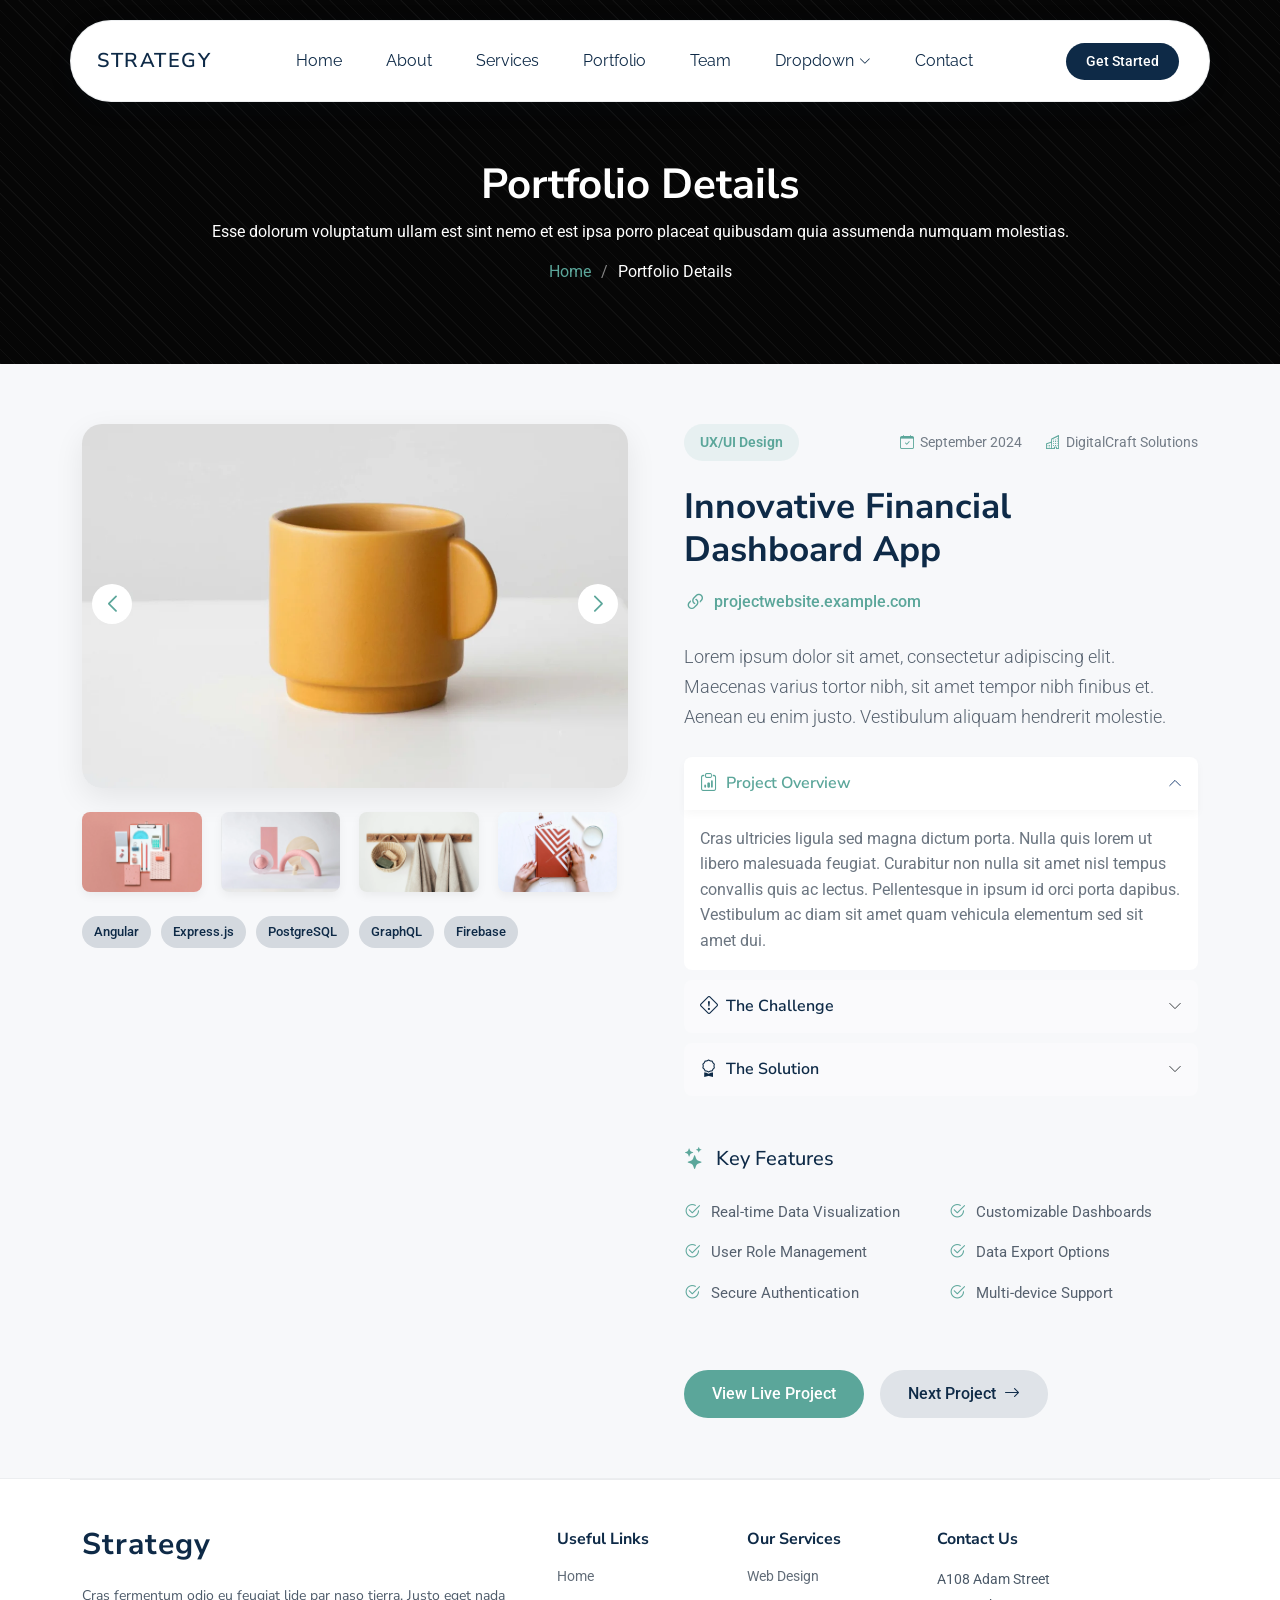
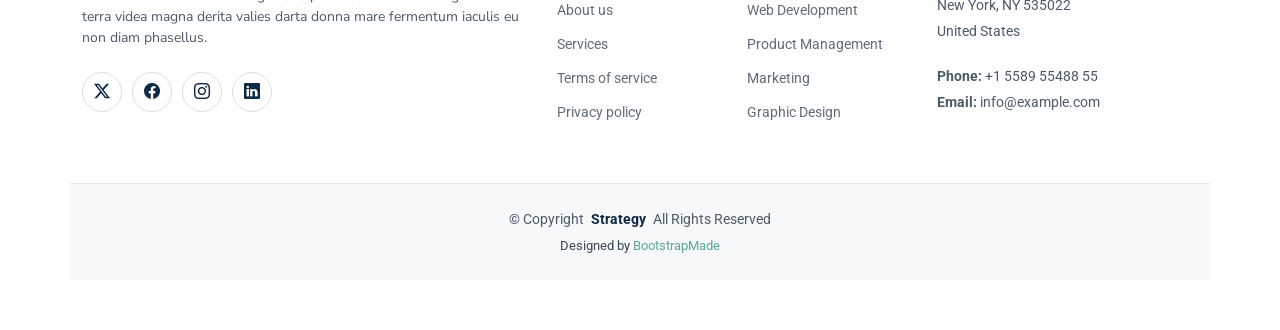
<file: portfolio-details.html>
<!DOCTYPE html>
<html lang="en">

<head>
  <meta charset="utf-8">
  <meta content="width=device-width, initial-scale=1.0" name="viewport">
  <title>Portfolio - Quantellic Inc.</title>
  <meta name="description" content="">
  <meta name="keywords" content="">

  <!-- Favicons -->
  <link href="assets/img/favicon.png" rel="icon" type="image/png">
  <link href="favicon.ico" rel="shortcut icon">
  <link href="assets/img/apple-touch-icon.png" rel="apple-touch-icon">

  <!-- Fonts -->
  <link href="https://fonts.googleapis.com" rel="preconnect">
  <link href="https://fonts.gstatic.com" rel="preconnect" crossorigin>
  <link href="https://fonts.googleapis.com/css2?family=Roboto:ital,wght@0,100;0,300;0,400;0,500;0,700;0,900;1,100;1,300;1,400;1,500;1,700;1,900&family=Raleway:ital,wght@0,100;0,200;0,300;0,400;0,500;0,600;0,700;0,800;0,900;1,100;1,200;1,300;1,400;1,500;1,600;1,700;1,800;1,900&family=Nunito+Sans:ital,wght@0,200;0,300;0,400;0,600;0,700;0,800;0,900;1,200;1,300;1,400;1,600;1,700;1,800;1,900&display=swap" rel="stylesheet">

  <!-- Vendor CSS Files -->
  <link href="assets/vendor/bootstrap/css/bootstrap.min.css" rel="stylesheet">
  <link href="assets/vendor/bootstrap-icons/bootstrap-icons.css" rel="stylesheet">
  <link href="assets/vendor/aos/aos.css" rel="stylesheet">
  <link href="assets/vendor/swiper/swiper-bundle.min.css" rel="stylesheet">
  <link href="assets/vendor/glightbox/css/glightbox.min.css" rel="stylesheet">

  <!-- Main CSS File -->
  <link href="assets/css/main.css?v=20261016" rel="stylesheet">
  <link href="assets/css/theme-light.css?v=20261016" rel="stylesheet">

  <!-- =======================================================
  * Template Name: Strategy
  * Template URL: https://bootstrapmade.com/strategy-bootstrap-agency-template/
  * Updated: Jun 06 2025 with Bootstrap v5.3.6
  * Author: BootstrapMade.com
  * License: https://bootstrapmade.com/license/
  ======================================================== -->
</head>

<body class="portfolio-details-page">

  <header id="header" class="header d-flex align-items-center fixed-top">
    <div class="header-container container-fluid container-xl position-relative d-flex align-items-center justify-content-between">

      <a href="index.html" class="logo d-flex align-items-center me-auto me-xl-0">
        <!-- Uncomment the line below if you also wish to use an image logo -->
        <!-- <img src="assets/img/logo.webp" alt=""> -->
        <h1 class="sitename">Strategy</h1>
      </a>

      <nav id="navmenu" class="navmenu">
        <ul>
          <li><a href="#hero">Home</a></li>
          <li><a href="#about">About</a></li>
          <li><a href="#services">Services</a></li>
          <li><a href="#portfolio">Portfolio</a></li>
          <li><a href="#team">Team</a></li>
          <li class="dropdown"><a href="#"><span>Dropdown</span> <i class="bi bi-chevron-down toggle-dropdown"></i></a>
            <ul>
              <li><a href="#">Dropdown 1</a></li>
              <li class="dropdown"><a href="#"><span>Deep Dropdown</span> <i class="bi bi-chevron-down toggle-dropdown"></i></a>
                <ul>
                  <li><a href="#">Deep Dropdown 1</a></li>
                  <li><a href="#">Deep Dropdown 2</a></li>
                  <li><a href="#">Deep Dropdown 3</a></li>
                  <li><a href="#">Deep Dropdown 4</a></li>
                  <li><a href="#">Deep Dropdown 5</a></li>
                </ul>
              </li>
              <li><a href="#">Dropdown 2</a></li>
              <li><a href="#">Dropdown 3</a></li>
              <li><a href="#">Dropdown 4</a></li>
            </ul>
          </li>
          <li><a href="#contact">Contact</a></li>
        </ul>
        <i class="mobile-nav-toggle d-xl-none bi bi-list"></i>
      </nav>

      <a class="btn-getstarted" href="#about">Get Started</a>

    </div>
  </header>

  <main class="main">

    <!-- Page Title -->
    <div class="page-title dark-background" data-aos="fade">
      <div class="container position-relative">
        <h1>Portfolio Details</h1>
        <p>Esse dolorum voluptatum ullam est sint nemo et est ipsa porro placeat quibusdam quia assumenda numquam molestias.</p>
        <nav class="breadcrumbs">
          <ol>
            <li><a href="index.html">Home</a></li>
            <li class="current">Portfolio Details</li>
          </ol>
        </nav>
      </div>
    </div><!-- End Page Title -->

    <!-- Portfolio Details Section -->
    <section id="portfolio-details" class="portfolio-details section">

      <div class="container" data-aos="fade-up" data-aos-delay="100">

        <div class="row gy-4">
          <div class="col-lg-6" data-aos="fade-right">
            <div class="portfolio-details-media">
              <div class="main-image">
                <div class="portfolio-details-slider swiper init-swiper" data-aos="zoom-in">
                  <script type="application/json" class="swiper-config">
                    {
                      "loop": true,
                      "speed": 1000,
                      "autoplay": {
                        "delay": 6000
                      },
                      "effect": "creative",
                      "creativeEffect": {
                        "prev": {
                          "shadow": true,
                          "translate": [0, 0, -400]
                        },
                        "next": {
                          "translate": ["100%", 0, 0]
                        }
                      },
                      "slidesPerView": 1,
                      "navigation": {
                        "nextEl": ".swiper-button-next",
                        "prevEl": ".swiper-button-prev"
                      }
                    }
                  </script>
                  <div class="swiper-wrapper">
                    <div class="swiper-slide">
                      <img src="assets/img/portfolio/portfolio-5.webp" alt="Portfolio Image" class="img-fluid">
                    </div>
                    <div class="swiper-slide">
                      <img src="assets/img/portfolio/portfolio-7.webp" alt="Portfolio Image" class="img-fluid">
                    </div>
                    <div class="swiper-slide">
                      <img src="assets/img/portfolio/portfolio-8.webp" alt="Portfolio Image" class="img-fluid">
                    </div>
                  </div>
                  <div class="swiper-button-prev"></div>
                  <div class="swiper-button-next"></div>
                </div>
              </div>

              <div class="thumbnail-grid" data-aos="fade-up" data-aos-delay="200">
                <div class="row g-2 mt-3">
                  <div class="col-3">
                    <img src="assets/img/portfolio/portfolio-4.webp" alt="Gallery Image" class="img-fluid glightbox">
                  </div>
                  <div class="col-3">
                    <img src="assets/img/portfolio/portfolio-6.webp" alt="Gallery Image" class="img-fluid glightbox">
                  </div>
                  <div class="col-3">
                    <img src="assets/img/portfolio/portfolio-11.webp" alt="Gallery Image" class="img-fluid glightbox">
                  </div>
                  <div class="col-3">
                    <img src="assets/img/portfolio/portfolio-12.webp" alt="Gallery Image" class="img-fluid glightbox">
                  </div>
                </div>
              </div>

              <div class="tech-stack-badges" data-aos="fade-up" data-aos-delay="300">
                <span>Angular</span>
                <span>Express.js</span>
                <span>PostgreSQL</span>
                <span>GraphQL</span>
                <span>Firebase</span>
              </div>
            </div>
          </div>

          <div class="col-lg-6" data-aos="fade-left">
            <div class="portfolio-details-content">
              <div class="project-meta">
                <div class="badge-wrapper">
                  <span class="project-badge">UX/UI Design</span>
                </div>
                <div class="date-client">
                  <div class="meta-item">
                    <i class="bi bi-calendar-check"></i>
                    <span>September 2024</span>
                  </div>
                  <div class="meta-item">
                    <i class="bi bi-buildings"></i>
                    <span>DigitalCraft Solutions</span>
                  </div>
                </div>
              </div>

              <h2 class="project-title">Innovative Financial Dashboard App</h2>

              <div class="project-website">
                <i class="bi bi-link-45deg"></i>
                <a href="#" target="_blank">projectwebsite.example.com</a>
              </div>

              <div class="project-overview">
                <p class="lead">
                  Lorem ipsum dolor sit amet, consectetur adipiscing elit. Maecenas varius tortor nibh, sit amet tempor nibh finibus et. Aenean eu enim justo. Vestibulum aliquam hendrerit molestie.
                </p>

                <div class="accordion project-accordion" id="portfolio-details-projectAccordion">
                  <div class="accordion-item" data-aos="fade-up">
                    <h2 class="accordion-header">
                      <button class="accordion-button" type="button" data-bs-toggle="collapse" data-bs-target="#portfolio-details-collapse-1" aria-expanded="true" aria-controls="collapseOne">
                        <i class="bi bi-clipboard-data me-2"></i> Project Overview
                      </button>
                    </h2>
                    <div id="portfolio-details-collapse-1" class="accordion-collapse collapse show" data-bs-parent="#portfolio-details-projectAccordion">
                      <div class="accordion-body">
                        <p>Cras ultricies ligula sed magna dictum porta. Nulla quis lorem ut libero malesuada feugiat. Curabitur non nulla sit amet nisl tempus convallis quis ac lectus. Pellentesque in ipsum id orci porta dapibus. Vestibulum ac diam sit amet quam vehicula elementum sed sit amet dui.</p>
                      </div>
                    </div>
                  </div>

                  <div class="accordion-item" data-aos="fade-up" data-aos-delay="100">
                    <h2 class="accordion-header">
                      <button class="accordion-button collapsed" type="button" data-bs-toggle="collapse" data-bs-target="#portfolio-details-collapse-2" aria-expanded="false" aria-controls="collapseTwo">
                        <i class="bi bi-exclamation-diamond me-2"></i> The Challenge
                      </button>
                    </h2>
                    <div id="portfolio-details-collapse-2" class="accordion-collapse collapse" data-bs-parent="#portfolio-details-projectAccordion">
                      <div class="accordion-body">
                        <p>Mauris blandit aliquet elit, eget tincidunt nibh pulvinar a. Vivamus suscipit tortor eget felis porttitor volutpat. Curabitur aliquet quam id dui posuere blandit. Praesent sapien massa, convallis a pellentesque nec, egestas non nisi. Sed porttitor lectus nibh.</p>
                      </div>
                    </div>
                  </div>

                  <div class="accordion-item" data-aos="fade-up" data-aos-delay="200">
                    <h2 class="accordion-header">
                      <button class="accordion-button collapsed" type="button" data-bs-toggle="collapse" data-bs-target="#portfolio-details-collapse-3" aria-expanded="false" aria-controls="collapseThree">
                        <i class="bi bi-award me-2"></i> The Solution
                      </button>
                    </h2>
                    <div id="portfolio-details-collapse-3" class="accordion-collapse collapse" data-bs-parent="#portfolio-details-projectAccordion">
                      <div class="accordion-body">
                        <p>Donec sollicitudin molestie malesuada. Curabitur arcu erat, accumsan id imperdiet et, porttitor at sem. Vestibulum ante ipsum primis in faucibus orci luctus et ultrices posuere cubilia Curae; Donec velit neque, auctor sit amet aliquam vel, ullamcorper sit amet ligula.</p>
                      </div>
                    </div>
                  </div>
                </div>
              </div>

              <div class="project-features" data-aos="fade-up" data-aos-delay="300">
                <h3><i class="bi bi-stars"></i> Key Features</h3>
                <div class="row g-3">
                  <div class="col-md-6">
                    <ul class="feature-list">
                      <li><i class="bi bi-check2-circle"></i> Real-time Data Visualization</li>
                      <li><i class="bi bi-check2-circle"></i> User Role Management</li>
                      <li><i class="bi bi-check2-circle"></i> Secure Authentication</li>
                    </ul>
                  </div>
                  <div class="col-md-6">
                    <ul class="feature-list">
                      <li><i class="bi bi-check2-circle"></i> Customizable Dashboards</li>
                      <li><i class="bi bi-check2-circle"></i> Data Export Options</li>
                      <li><i class="bi bi-check2-circle"></i> Multi-device Support</li>
                    </ul>
                  </div>
                </div>
              </div>

              <div class="cta-buttons" data-aos="fade-up" data-aos-delay="400">
                <a href="#" class="btn-view-project">View Live Project</a>
                <a href="#" class="btn-next-project">Next Project <i class="bi bi-arrow-right"></i></a>
              </div>
            </div>
          </div>
        </div>

      </div>

    </section><!-- /Portfolio Details Section -->

  </main>

  <footer id="footer" class="footer">

    <div class="container footer-top">
      <div class="row gy-4">
        <div class="col-lg-5 col-md-12 footer-about">
          <a href="index.html" class="logo d-flex align-items-center">
            <span class="sitename">Strategy</span>
          </a>
          <p>Cras fermentum odio eu feugiat lide par naso tierra. Justo eget nada terra videa magna derita valies darta donna mare fermentum iaculis eu non diam phasellus.</p>
          <div class="social-links d-flex mt-4">
            <a href=""><i class="bi bi-twitter-x"></i></a>
            <a href=""><i class="bi bi-facebook"></i></a>
            <a href=""><i class="bi bi-instagram"></i></a>
            <a href=""><i class="bi bi-linkedin"></i></a>
          </div>
        </div>

        <div class="col-lg-2 col-6 footer-links">
          <h4>Useful Links</h4>
          <ul>
            <li><a href="#">Home</a></li>
            <li><a href="#">About us</a></li>
            <li><a href="#">Services</a></li>
            <li><a href="#">Terms of service</a></li>
            <li><a href="#">Privacy policy</a></li>
          </ul>
        </div>

        <div class="col-lg-2 col-6 footer-links">
          <h4>Our Services</h4>
          <ul>
            <li><a href="#">Web Design</a></li>
            <li><a href="#">Web Development</a></li>
            <li><a href="#">Product Management</a></li>
            <li><a href="#">Marketing</a></li>
            <li><a href="#">Graphic Design</a></li>
          </ul>
        </div>

        <div class="col-lg-3 col-md-12 footer-contact text-center text-md-start">
          <h4>Contact Us</h4>
          <p>A108 Adam Street</p>
          <p>New York, NY 535022</p>
          <p>United States</p>
          <p class="mt-4"><strong>Phone:</strong> <span>+1 5589 55488 55</span></p>
          <p><strong>Email:</strong> <span>info@example.com</span></p>
        </div>

      </div>
    </div>

    <div class="container copyright text-center mt-4">
      <p>© <span>Copyright</span> <strong class="px-1 sitename">Strategy</strong> <span>All Rights Reserved</span></p>
      <div class="credits">
        <!-- All the links in the footer should remain intact. -->
        <!-- You can delete the links only if you've purchased the pro version. -->
        <!-- Licensing information: https://bootstrapmade.com/license/ -->
        <!-- Purchase the pro version with working PHP/AJAX contact form: [buy-url] -->
        Designed by <a href="https://bootstrapmade.com/">BootstrapMade</a>
      </div>
    </div>

  </footer>

  <!-- Scroll Top -->
  <a href="#" id="scroll-top" class="scroll-top d-flex align-items-center justify-content-center"><i class="bi bi-arrow-up-short"></i></a>

  <!-- Preloader -->
  <div id="preloader"></div>

  <!-- Vendor JS Files -->
  <script src="assets/vendor/bootstrap/js/bootstrap.bundle.min.js"></script>
  <script src="assets/vendor/php-email-form/validate.js"></script>
  <script src="assets/vendor/aos/aos.js"></script>
  <script src="assets/vendor/swiper/swiper-bundle.min.js"></script>
  <script src="assets/vendor/glightbox/js/glightbox.min.js"></script>
  <script src="assets/vendor/imagesloaded/imagesloaded.pkgd.min.js"></script>
  <script src="assets/vendor/isotope-layout/isotope.pkgd.min.js"></script>

  <!-- Main JS File -->
  <script src="assets/js/main.js?v=20261016"></script>

</body>

</html>
</file>
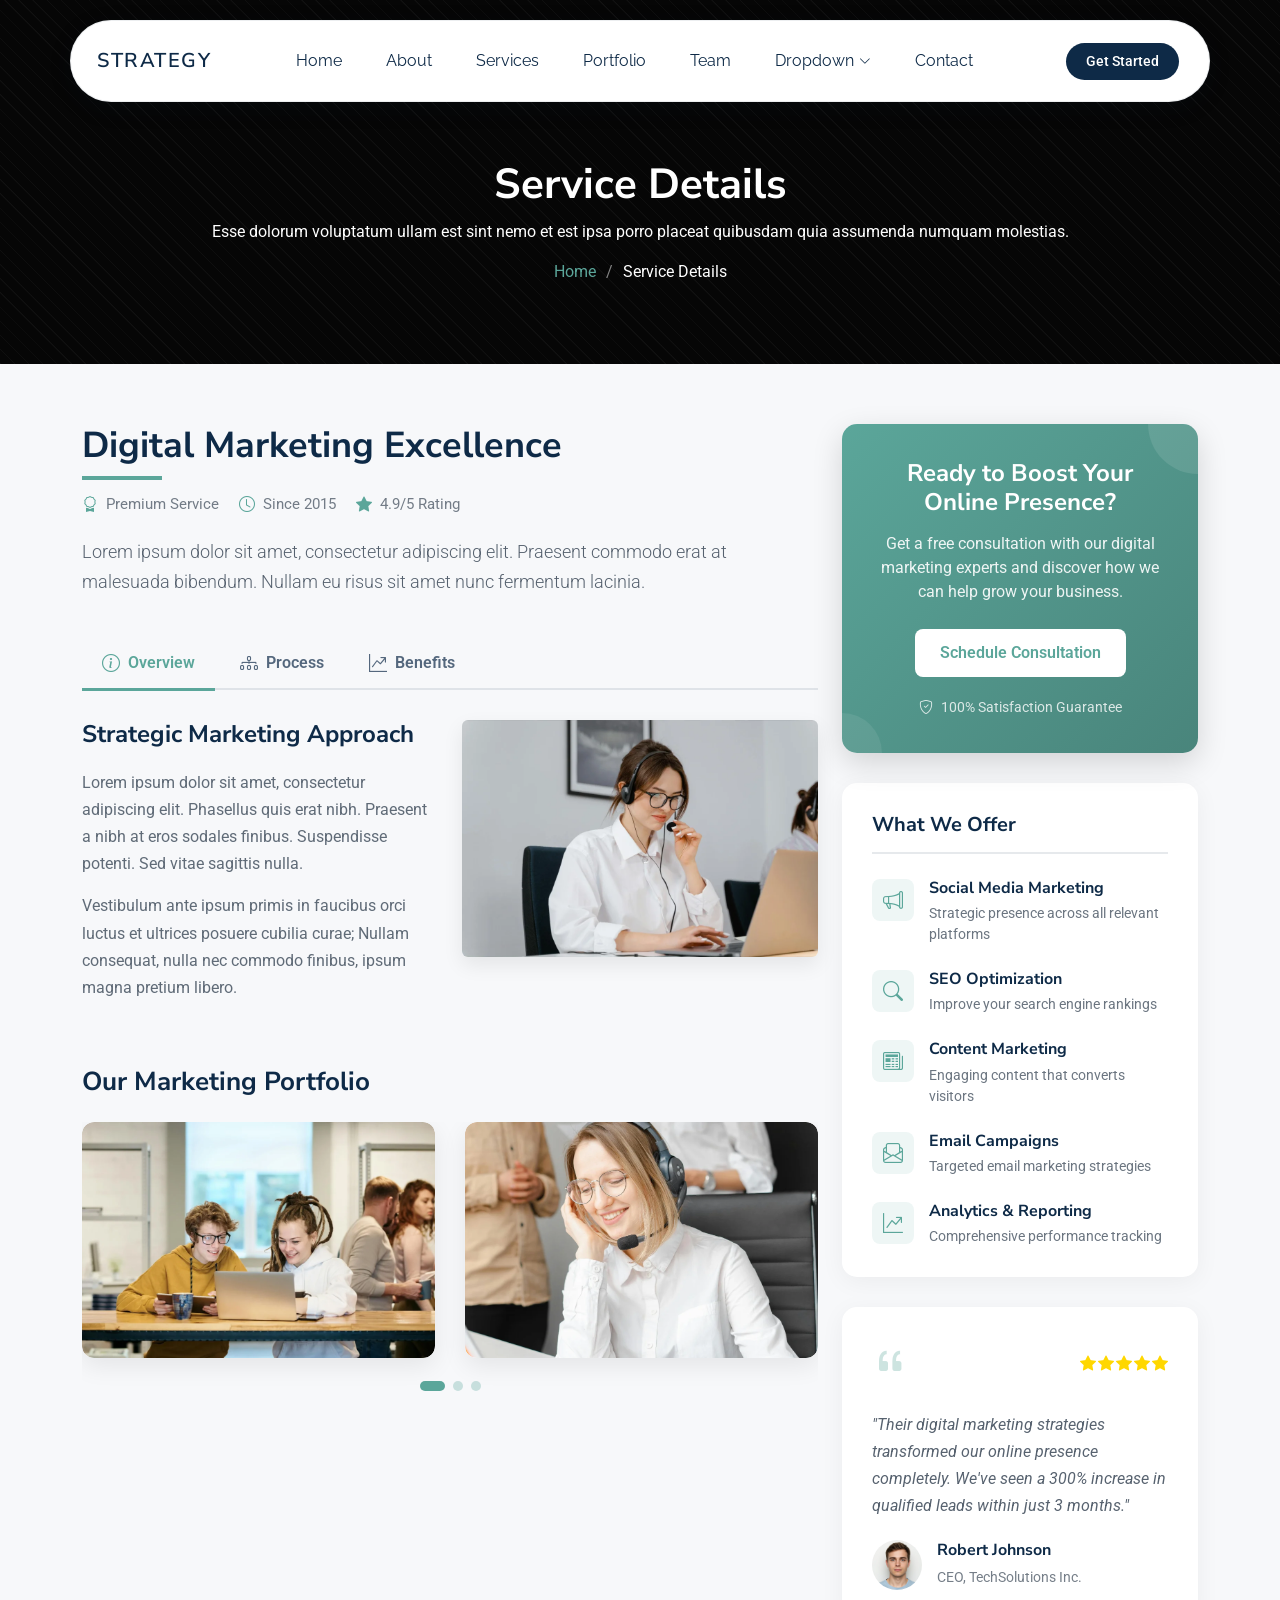
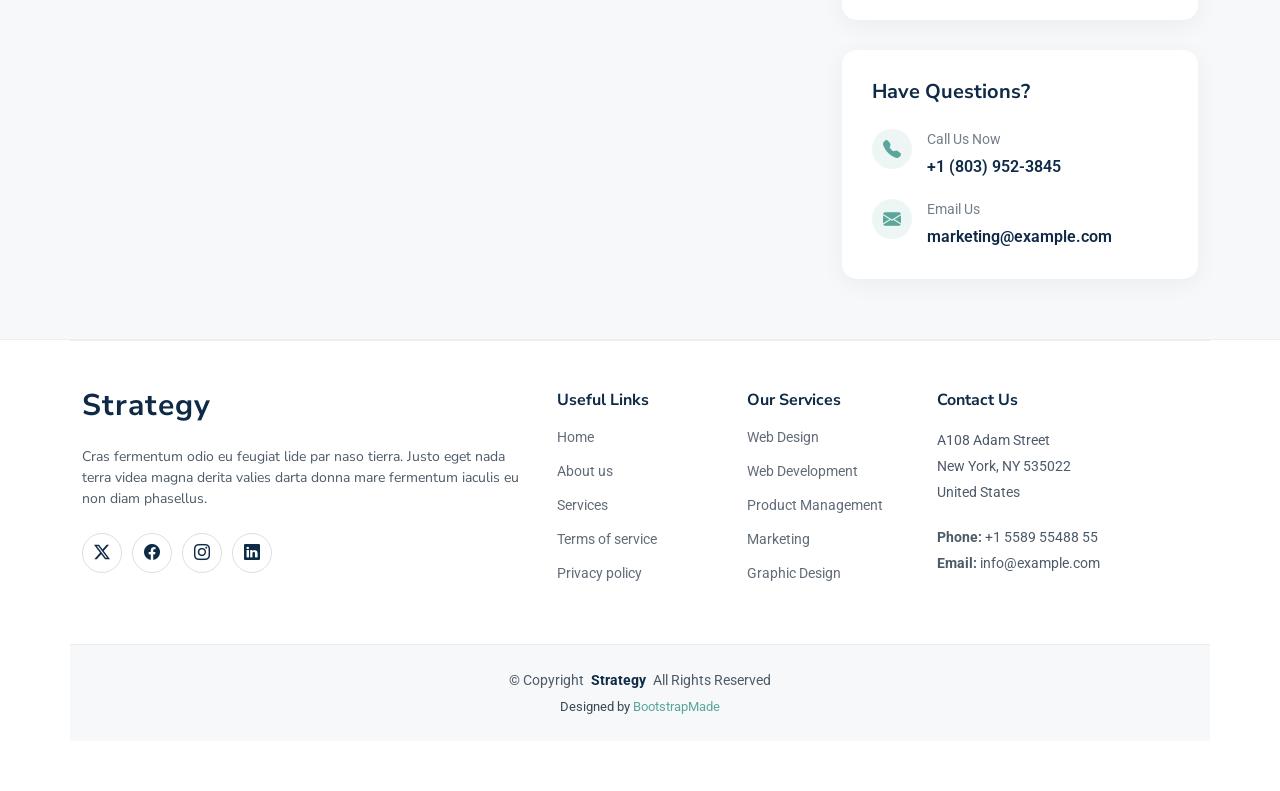
<file: service-details.html>
<!DOCTYPE html>
<html lang="en">

<head>
  <meta charset="utf-8">
  <meta content="width=device-width, initial-scale=1.0" name="viewport">
  <title>Services - Quantellic Inc.</title>
  <meta name="description" content="">
  <meta name="keywords" content="">

  <!-- Favicons -->
  <link href="assets/img/favicon.png" rel="icon" type="image/png">
  <link href="favicon.ico" rel="shortcut icon">
  <link href="assets/img/apple-touch-icon.png" rel="apple-touch-icon">

  <!-- Fonts -->
  <link href="https://fonts.googleapis.com" rel="preconnect">
  <link href="https://fonts.gstatic.com" rel="preconnect" crossorigin>
  <link href="https://fonts.googleapis.com/css2?family=Roboto:ital,wght@0,100;0,300;0,400;0,500;0,700;0,900;1,100;1,300;1,400;1,500;1,700;1,900&family=Raleway:ital,wght@0,100;0,200;0,300;0,400;0,500;0,600;0,700;0,800;0,900;1,100;1,200;1,300;1,400;1,500;1,600;1,700;1,800;1,900&family=Nunito+Sans:ital,wght@0,200;0,300;0,400;0,600;0,700;0,800;0,900;1,200;1,300;1,400;1,600;1,700;1,800;1,900&display=swap" rel="stylesheet">

  <!-- Vendor CSS Files -->
  <link href="assets/vendor/bootstrap/css/bootstrap.min.css" rel="stylesheet">
  <link href="assets/vendor/bootstrap-icons/bootstrap-icons.css" rel="stylesheet">
  <link href="assets/vendor/aos/aos.css" rel="stylesheet">
  <link href="assets/vendor/swiper/swiper-bundle.min.css" rel="stylesheet">
  <link href="assets/vendor/glightbox/css/glightbox.min.css" rel="stylesheet">

  <!-- Main CSS File -->
  <link href="assets/css/main.css?v=20261016" rel="stylesheet">
  <link href="assets/css/theme-light.css?v=20261016" rel="stylesheet">

  <!-- =======================================================
  * Template Name: Strategy
  * Template URL: https://bootstrapmade.com/strategy-bootstrap-agency-template/
  * Updated: Jun 06 2025 with Bootstrap v5.3.6
  * Author: BootstrapMade.com
  * License: https://bootstrapmade.com/license/
  ======================================================== -->
</head>

<body class="service-details-page">

  <header id="header" class="header d-flex align-items-center fixed-top">
    <div class="header-container container-fluid container-xl position-relative d-flex align-items-center justify-content-between">

      <a href="index.html" class="logo d-flex align-items-center me-auto me-xl-0">
        <!-- Uncomment the line below if you also wish to use an image logo -->
        <!-- <img src="assets/img/logo.webp" alt=""> -->
        <h1 class="sitename">Strategy</h1>
      </a>

      <nav id="navmenu" class="navmenu">
        <ul>
          <li><a href="#hero">Home</a></li>
          <li><a href="#about">About</a></li>
          <li><a href="#services">Services</a></li>
          <li><a href="#portfolio">Portfolio</a></li>
          <li><a href="#team">Team</a></li>
          <li class="dropdown"><a href="#"><span>Dropdown</span> <i class="bi bi-chevron-down toggle-dropdown"></i></a>
            <ul>
              <li><a href="#">Dropdown 1</a></li>
              <li class="dropdown"><a href="#"><span>Deep Dropdown</span> <i class="bi bi-chevron-down toggle-dropdown"></i></a>
                <ul>
                  <li><a href="#">Deep Dropdown 1</a></li>
                  <li><a href="#">Deep Dropdown 2</a></li>
                  <li><a href="#">Deep Dropdown 3</a></li>
                  <li><a href="#">Deep Dropdown 4</a></li>
                  <li><a href="#">Deep Dropdown 5</a></li>
                </ul>
              </li>
              <li><a href="#">Dropdown 2</a></li>
              <li><a href="#">Dropdown 3</a></li>
              <li><a href="#">Dropdown 4</a></li>
            </ul>
          </li>
          <li><a href="#contact">Contact</a></li>
        </ul>
        <i class="mobile-nav-toggle d-xl-none bi bi-list"></i>
      </nav>

      <a class="btn-getstarted" href="#about">Get Started</a>

    </div>
  </header>

  <main class="main">

    <!-- Page Title -->
    <div class="page-title dark-background" data-aos="fade">
      <div class="container position-relative">
        <h1>Service Details</h1>
        <p>Esse dolorum voluptatum ullam est sint nemo et est ipsa porro placeat quibusdam quia assumenda numquam molestias.</p>
        <nav class="breadcrumbs">
          <ol>
            <li><a href="index.html">Home</a></li>
            <li class="current">Service Details</li>
          </ol>
        </nav>
      </div>
    </div><!-- End Page Title -->

    <!-- Service Details Section -->
    <section id="service-details" class="service-details section">

      <div class="container" data-aos="fade-up" data-aos-delay="100">

        <div class="row gy-5">

          <div class="col-lg-8 order-lg-1 order-2">
            <div class="service-main-content">
              <div class="service-header" data-aos="fade-up">
                <h1>Digital Marketing Excellence</h1>
                <div class="service-meta">
                  <span><i class="bi bi-award"></i> Premium Service</span>
                  <span><i class="bi bi-clock"></i> Since 2015</span>
                  <span><i class="bi bi-star-fill"></i> 4.9/5 Rating</span>
                </div>
                <p class="lead">
                  Lorem ipsum dolor sit amet, consectetur adipiscing elit. Praesent commodo erat at malesuada bibendum. Nullam eu risus sit amet nunc fermentum lacinia.
                </p>
              </div>

              <div class="service-tabs" data-aos="fade-up" data-aos-delay="200">
                <ul class="nav nav-tabs" id="serviceTab" role="tablist">
                  <li class="nav-item" role="presentation">
                    <button class="nav-link active" data-bs-toggle="tab" data-bs-target="#service-details-tab-1" type="button" role="tab" aria-controls="overview" aria-selected="true">
                      <i class="bi bi-info-circle"></i> Overview
                    </button>
                  </li>
                  <li class="nav-item" role="presentation">
                    <button class="nav-link" data-bs-toggle="tab" data-bs-target="#service-details-tab-2" type="button" role="tab" aria-controls="process" aria-selected="false">
                      <i class="bi bi-diagram-3"></i> Process
                    </button>
                  </li>
                  <li class="nav-item" role="presentation">
                    <button class="nav-link" data-bs-toggle="tab" data-bs-target="#service-details-tab-3" type="button" role="tab" aria-controls="benefits" aria-selected="false">
                      <i class="bi bi-graph-up-arrow"></i> Benefits
                    </button>
                  </li>
                </ul>

                <div class="tab-content">

                  <div class="tab-pane fade show active" id="service-details-tab-1" role="tabpanel" aria-labelledby="overview-tab">
                    <div class="row">
                      <div class="col-md-6">
                        <div class="content-block">
                          <h3>Strategic Marketing Approach</h3>
                          <p>Lorem ipsum dolor sit amet, consectetur adipiscing elit. Phasellus quis erat nibh. Praesent a nibh at eros sodales finibus. Suspendisse potenti. Sed vitae sagittis nulla.</p>
                          <p>Vestibulum ante ipsum primis in faucibus orci luctus et ultrices posuere cubilia curae; Nullam consequat, nulla nec commodo finibus, ipsum magna pretium libero.</p>
                        </div>
                      </div>
                      <div class="col-md-6">
                        <img src="assets/img/services/services-7.webp" alt="Digital Marketing Strategy" class="img-fluid rounded">
                      </div>
                    </div>
                  </div>

                  <div class="tab-pane fade" id="service-details-tab-2" role="tabpanel" aria-labelledby="process-tab">
                    <div class="process-timeline">
                      <div class="timeline-item">
                        <div class="timeline-marker">01</div>
                        <div class="timeline-content">
                          <h4>Discovery &amp; Research</h4>
                          <p>Thorough market analysis and competitor research to define your target audience and marketing goals.</p>
                        </div>
                      </div>

                      <div class="timeline-item">
                        <div class="timeline-marker">02</div>
                        <div class="timeline-content">
                          <h4>Strategy Development</h4>
                          <p>Creating comprehensive marketing strategies tailored to your specific business objectives and target demographics.</p>
                        </div>
                      </div>

                      <div class="timeline-item">
                        <div class="timeline-marker">03</div>
                        <div class="timeline-content">
                          <h4>Implementation</h4>
                          <p>Executing the marketing plan across various channels with precise targeting and creative content delivery.</p>
                        </div>
                      </div>

                      <div class="timeline-item">
                        <div class="timeline-marker">04</div>
                        <div class="timeline-content">
                          <h4>Analysis &amp; Optimization</h4>
                          <p>Continuous monitoring, data analysis, and strategy refinement to maximize ROI and campaign effectiveness.</p>
                        </div>
                      </div>
                    </div>
                  </div>

                  <div class="tab-pane fade" id="service-details-tab-3" role="tabpanel" aria-labelledby="benefits-tab">
                    <div class="row g-4">
                      <div class="col-md-6">
                        <div class="benefit-card">
                          <div class="benefit-icon">
                            <i class="bi bi-graph-up"></i>
                          </div>
                          <h4>Increased Brand Visibility</h4>
                          <p>Expand your digital footprint and reach more potential customers through targeted marketing efforts.</p>
                        </div>
                      </div>
                      <div class="col-md-6">
                        <div class="benefit-card">
                          <div class="benefit-icon">
                            <i class="bi bi-people"></i>
                          </div>
                          <h4>Higher Engagement Rates</h4>
                          <p>Create meaningful connections with your audience through relevant and compelling content strategies.</p>
                        </div>
                      </div>
                      <div class="col-md-6">
                        <div class="benefit-card">
                          <div class="benefit-icon">
                            <i class="bi bi-cash-coin"></i>
                          </div>
                          <h4>Improved ROI</h4>
                          <p>Maximize your marketing budget with data-driven campaigns that deliver measurable results.</p>
                        </div>
                      </div>
                      <div class="col-md-6">
                        <div class="benefit-card">
                          <div class="benefit-icon">
                            <i class="bi bi-bar-chart-line"></i>
                          </div>
                          <h4>Data-Driven Decisions</h4>
                          <p>Make informed marketing choices based on comprehensive analytics and performance metrics.</p>
                        </div>
                      </div>
                    </div>
                  </div>
                </div>
              </div>

              <div class="service-gallery" data-aos="fade-up" data-aos-delay="300">
                <h3>Our Marketing Portfolio</h3>
                <div class="service-details-slider swiper init-swiper">
                  <script type="application/json" class="swiper-config">
                    {
                      "loop": true,
                      "speed": 800,
                      "autoplay": {
                        "delay": 5000
                      },
                      "slidesPerView": 1,
                      "spaceBetween": 30,
                      "breakpoints": {
                        "768": {
                          "slidesPerView": 2
                        }
                      },
                      "pagination": {
                        "el": ".swiper-pagination",
                        "type": "bullets",
                        "clickable": true
                      }
                    }
                  </script>
                  <div class="swiper-wrapper">
                    <div class="swiper-slide">
                      <div class="portfolio-item">
                        <img src="assets/img/services/services-2.webp" alt="" class="img-fluid" loading="lazy">
                        <div class="portfolio-info">
                          <h5>Social Media Campaign</h5>
                          <p>Increased engagement by 187%</p>
                        </div>
                      </div>
                    </div>
                    <div class="swiper-slide">
                      <div class="portfolio-item">
                        <img src="assets/img/services/services-4.webp" alt="" class="img-fluid" loading="lazy">
                        <div class="portfolio-info">
                          <h5>SEO Optimization</h5>
                          <p>Ranked #1 for target keywords</p>
                        </div>
                      </div>
                    </div>
                    <div class="swiper-slide">
                      <div class="portfolio-item">
                        <img src="assets/img/services/services-10.webp" alt="" class="img-fluid" loading="lazy">
                        <div class="portfolio-info">
                          <h5>Content Marketing</h5>
                          <p>200% increase in organic traffic</p>
                        </div>
                      </div>
                    </div>
                  </div>
                  <div class="swiper-pagination"></div>
                </div>
              </div>
            </div>
          </div>

          <div class="col-lg-4 order-lg-2 order-1">
            <div class="service-sidebar" data-aos="fade-left">
              <div class="action-card" data-aos="zoom-in" data-aos-delay="100">
                <h3>Ready to Boost Your Online Presence?</h3>
                <p>Get a free consultation with our digital marketing experts and discover how we can help grow your business.</p>
                <a href="#" class="btn-primary">Schedule Consultation</a>
                <span class="guarantee"><i class="bi bi-shield-check"></i> 100% Satisfaction Guarantee</span>
              </div>

              <div class="service-features-list" data-aos="fade-up" data-aos-delay="200">
                <h4>What We Offer</h4>
                <ul>
                  <li>
                    <i class="bi bi-megaphone"></i>
                    <div>
                      <h5>Social Media Marketing</h5>
                      <p>Strategic presence across all relevant platforms</p>
                    </div>
                  </li>
                  <li>
                    <i class="bi bi-search"></i>
                    <div>
                      <h5>SEO Optimization</h5>
                      <p>Improve your search engine rankings</p>
                    </div>
                  </li>
                  <li>
                    <i class="bi bi-newspaper"></i>
                    <div>
                      <h5>Content Marketing</h5>
                      <p>Engaging content that converts visitors</p>
                    </div>
                  </li>
                  <li>
                    <i class="bi bi-envelope-paper"></i>
                    <div>
                      <h5>Email Campaigns</h5>
                      <p>Targeted email marketing strategies</p>
                    </div>
                  </li>
                  <li>
                    <i class="bi bi-graph-up-arrow"></i>
                    <div>
                      <h5>Analytics &amp; Reporting</h5>
                      <p>Comprehensive performance tracking</p>
                    </div>
                  </li>
                </ul>
              </div>

              <div class="testimonial-card" data-aos="fade-up" data-aos-delay="300">
                <div class="testimonial-header">
                  <i class="bi bi-quote"></i>
                  <div class="rating">
                    <i class="bi bi-star-fill"></i>
                    <i class="bi bi-star-fill"></i>
                    <i class="bi bi-star-fill"></i>
                    <i class="bi bi-star-fill"></i>
                    <i class="bi bi-star-fill"></i>
                  </div>
                </div>
                <p class="testimonial-text">
                  "Their digital marketing strategies transformed our online presence completely. We've seen a 300% increase in qualified leads within just 3 months."
                </p>
                <div class="client-info">
                  <img src="assets/img/person/person-m-5.webp" alt="Client" class="client-image">
                  <div class="client-details">
                    <h5>Robert Johnson</h5>
                    <span>CEO, TechSolutions Inc.</span>
                  </div>
                </div>
              </div>

              <div class="contact-info" data-aos="fade-up" data-aos-delay="400">
                <h4>Have Questions?</h4>
                <div class="contact-method">
                  <i class="bi bi-telephone-fill"></i>
                  <div>
                    <span>Call Us Now</span>
                    <p>+1 (803) 952-3845</p>
                  </div>
                </div>
                <div class="contact-method">
                  <i class="bi bi-envelope-fill"></i>
                  <div>
                    <span>Email Us</span>
                    <p>marketing@example.com</p>
                  </div>
                </div>
              </div>
            </div>
          </div>

        </div>

      </div>

    </section><!-- /Service Details Section -->

  </main>

  <footer id="footer" class="footer">

    <div class="container footer-top">
      <div class="row gy-4">
        <div class="col-lg-5 col-md-12 footer-about">
          <a href="index.html" class="logo d-flex align-items-center">
            <span class="sitename">Strategy</span>
          </a>
          <p>Cras fermentum odio eu feugiat lide par naso tierra. Justo eget nada terra videa magna derita valies darta donna mare fermentum iaculis eu non diam phasellus.</p>
          <div class="social-links d-flex mt-4">
            <a href=""><i class="bi bi-twitter-x"></i></a>
            <a href=""><i class="bi bi-facebook"></i></a>
            <a href=""><i class="bi bi-instagram"></i></a>
            <a href=""><i class="bi bi-linkedin"></i></a>
          </div>
        </div>

        <div class="col-lg-2 col-6 footer-links">
          <h4>Useful Links</h4>
          <ul>
            <li><a href="#">Home</a></li>
            <li><a href="#">About us</a></li>
            <li><a href="#">Services</a></li>
            <li><a href="#">Terms of service</a></li>
            <li><a href="#">Privacy policy</a></li>
          </ul>
        </div>

        <div class="col-lg-2 col-6 footer-links">
          <h4>Our Services</h4>
          <ul>
            <li><a href="#">Web Design</a></li>
            <li><a href="#">Web Development</a></li>
            <li><a href="#">Product Management</a></li>
            <li><a href="#">Marketing</a></li>
            <li><a href="#">Graphic Design</a></li>
          </ul>
        </div>

        <div class="col-lg-3 col-md-12 footer-contact text-center text-md-start">
          <h4>Contact Us</h4>
          <p>A108 Adam Street</p>
          <p>New York, NY 535022</p>
          <p>United States</p>
          <p class="mt-4"><strong>Phone:</strong> <span>+1 5589 55488 55</span></p>
          <p><strong>Email:</strong> <span>info@example.com</span></p>
        </div>

      </div>
    </div>

    <div class="container copyright text-center mt-4">
      <p>© <span>Copyright</span> <strong class="px-1 sitename">Strategy</strong> <span>All Rights Reserved</span></p>
      <div class="credits">
        <!-- All the links in the footer should remain intact. -->
        <!-- You can delete the links only if you've purchased the pro version. -->
        <!-- Licensing information: https://bootstrapmade.com/license/ -->
        <!-- Purchase the pro version with working PHP/AJAX contact form: [buy-url] -->
        Designed by <a href="https://bootstrapmade.com/">BootstrapMade</a>
      </div>
    </div>

  </footer>

  <!-- Scroll Top -->
  <a href="#" id="scroll-top" class="scroll-top d-flex align-items-center justify-content-center"><i class="bi bi-arrow-up-short"></i></a>

  <!-- Preloader -->
  <div id="preloader"></div>

  <!-- Vendor JS Files -->
  <script src="assets/vendor/bootstrap/js/bootstrap.bundle.min.js"></script>
  <script src="assets/vendor/php-email-form/validate.js"></script>
  <script src="assets/vendor/aos/aos.js"></script>
  <script src="assets/vendor/swiper/swiper-bundle.min.js"></script>
  <script src="assets/vendor/glightbox/js/glightbox.min.js"></script>
  <script src="assets/vendor/imagesloaded/imagesloaded.pkgd.min.js"></script>
  <script src="assets/vendor/isotope-layout/isotope.pkgd.min.js"></script>

  <!-- Main JS File -->
  <script src="assets/js/main.js?v=20261016"></script>

</body>

</html>
</file>
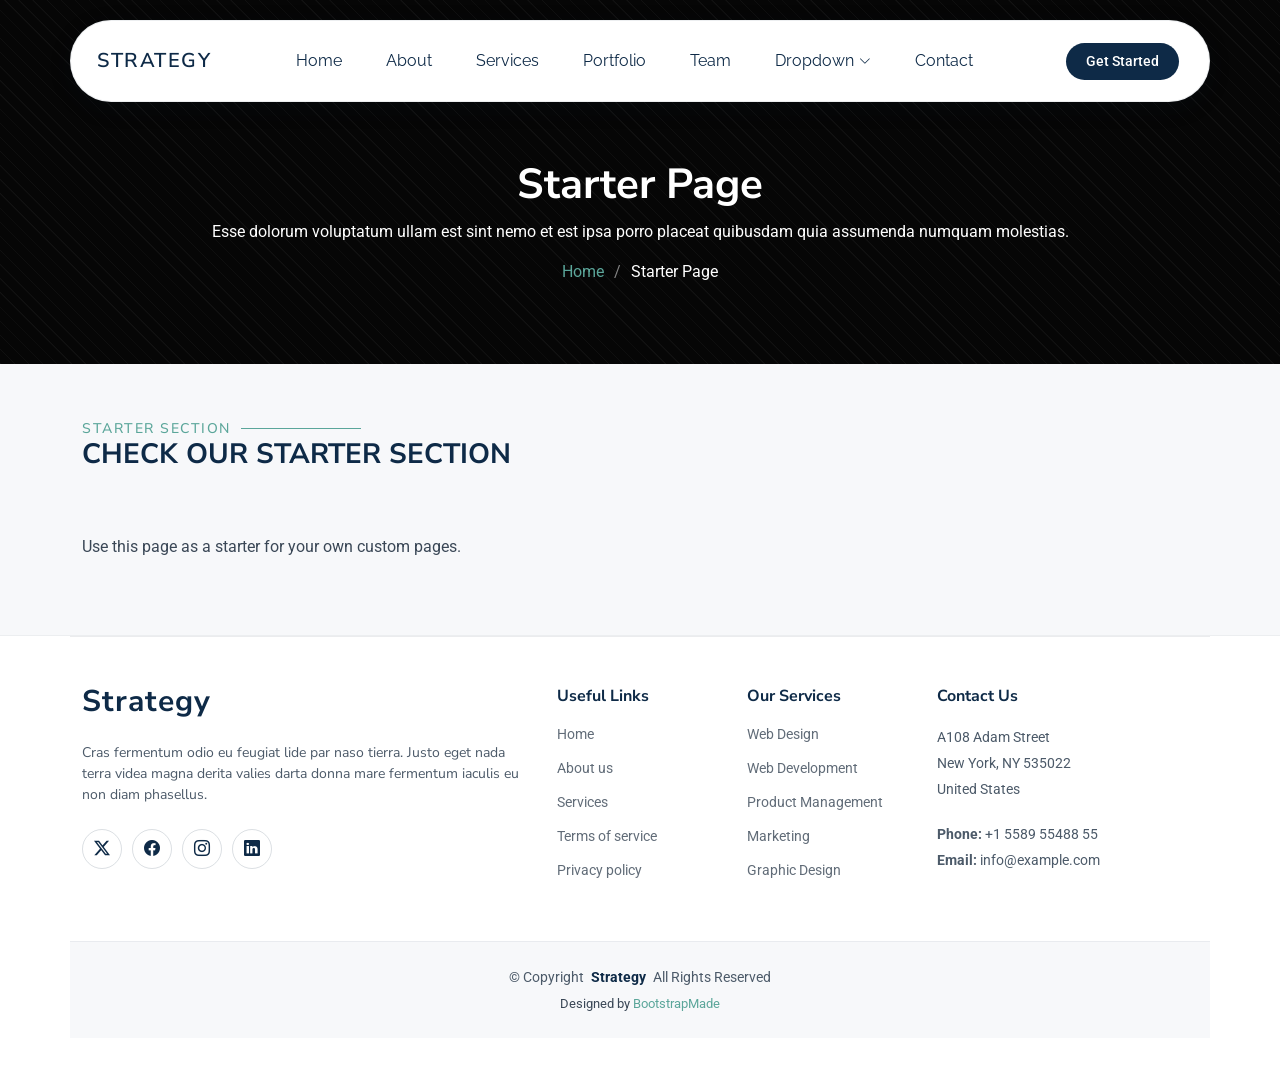
<file: starter-page.html>
<!DOCTYPE html>
<html lang="en">

<head>
  <meta charset="utf-8">
  <meta content="width=device-width, initial-scale=1.0" name="viewport">
  <title>Quantellic Inc.</title>
  <meta name="description" content="">
  <meta name="keywords" content="">

  <!-- Favicons -->
  <link href="assets/img/favicon.png" rel="icon" type="image/png">
  <link href="favicon.ico" rel="shortcut icon">
  <link href="assets/img/apple-touch-icon.png" rel="apple-touch-icon">

  <!-- Fonts -->
  <link href="https://fonts.googleapis.com" rel="preconnect">
  <link href="https://fonts.gstatic.com" rel="preconnect" crossorigin>
  <link href="https://fonts.googleapis.com/css2?family=Roboto:ital,wght@0,100;0,300;0,400;0,500;0,700;0,900;1,100;1,300;1,400;1,500;1,700;1,900&family=Raleway:ital,wght@0,100;0,200;0,300;0,400;0,500;0,600;0,700;0,800;0,900;1,100;1,200;1,300;1,400;1,500;1,600;1,700;1,800;1,900&family=Nunito+Sans:ital,wght@0,200;0,300;0,400;0,600;0,700;0,800;0,900;1,200;1,300;1,400;1,600;1,700;1,800;1,900&display=swap" rel="stylesheet">

  <!-- Vendor CSS Files -->
  <link href="assets/vendor/bootstrap/css/bootstrap.min.css" rel="stylesheet">
  <link href="assets/vendor/bootstrap-icons/bootstrap-icons.css" rel="stylesheet">
  <link href="assets/vendor/aos/aos.css" rel="stylesheet">
  <link href="assets/vendor/swiper/swiper-bundle.min.css" rel="stylesheet">
  <link href="assets/vendor/glightbox/css/glightbox.min.css" rel="stylesheet">

  <!-- Main CSS File -->
  <link href="assets/css/main.css?v=20261016" rel="stylesheet">
  <link href="assets/css/theme-light.css?v=20261016" rel="stylesheet">

  <!-- =======================================================
  * Template Name: Strategy
  * Template URL: https://bootstrapmade.com/strategy-bootstrap-agency-template/
  * Updated: Jun 06 2025 with Bootstrap v5.3.6
  * Author: BootstrapMade.com
  * License: https://bootstrapmade.com/license/
  ======================================================== -->
</head>

<body class="starter-page-page">

  <header id="header" class="header d-flex align-items-center fixed-top">
    <div class="header-container container-fluid container-xl position-relative d-flex align-items-center justify-content-between">

      <a href="index.html" class="logo d-flex align-items-center me-auto me-xl-0">
        <!-- Uncomment the line below if you also wish to use an image logo -->
        <!-- <img src="assets/img/logo.webp" alt=""> -->
        <h1 class="sitename">Strategy</h1>
      </a>

      <nav id="navmenu" class="navmenu">
        <ul>
          <li><a href="#hero">Home</a></li>
          <li><a href="#about">About</a></li>
          <li><a href="#services">Services</a></li>
          <li><a href="#portfolio">Portfolio</a></li>
          <li><a href="#team">Team</a></li>
          <li class="dropdown"><a href="#"><span>Dropdown</span> <i class="bi bi-chevron-down toggle-dropdown"></i></a>
            <ul>
              <li><a href="#">Dropdown 1</a></li>
              <li class="dropdown"><a href="#"><span>Deep Dropdown</span> <i class="bi bi-chevron-down toggle-dropdown"></i></a>
                <ul>
                  <li><a href="#">Deep Dropdown 1</a></li>
                  <li><a href="#">Deep Dropdown 2</a></li>
                  <li><a href="#">Deep Dropdown 3</a></li>
                  <li><a href="#">Deep Dropdown 4</a></li>
                  <li><a href="#">Deep Dropdown 5</a></li>
                </ul>
              </li>
              <li><a href="#">Dropdown 2</a></li>
              <li><a href="#">Dropdown 3</a></li>
              <li><a href="#">Dropdown 4</a></li>
            </ul>
          </li>
          <li><a href="#contact">Contact</a></li>
        </ul>
        <i class="mobile-nav-toggle d-xl-none bi bi-list"></i>
      </nav>

      <a class="btn-getstarted" href="#about">Get Started</a>

    </div>
  </header>

  <main class="main">

    <!-- Page Title -->
    <div class="page-title dark-background" data-aos="fade">
      <div class="container position-relative">
        <h1>Starter Page</h1>
        <p>Esse dolorum voluptatum ullam est sint nemo et est ipsa porro placeat quibusdam quia assumenda numquam molestias.</p>
        <nav class="breadcrumbs">
          <ol>
            <li><a href="index.html">Home</a></li>
            <li class="current">Starter Page</li>
          </ol>
        </nav>
      </div>
    </div><!-- End Page Title -->

    <!-- Starter Section Section -->
    <section id="starter-section" class="starter-section section">

      <!-- Section Title -->
      <div class="container section-title" data-aos="fade-up">
        <h2>Starter Section</h2>
        <div><span>Check Our</span> <span class="description-title">Starter Section</span></div>
      </div><!-- End Section Title -->

      <div class="container" data-aos="fade-up">
        <p>Use this page as a starter for your own custom pages.</p>
      </div>

    </section><!-- /Starter Section Section -->

  </main>

  <footer id="footer" class="footer">

    <div class="container footer-top">
      <div class="row gy-4">
        <div class="col-lg-5 col-md-12 footer-about">
          <a href="index.html" class="logo d-flex align-items-center">
            <span class="sitename">Strategy</span>
          </a>
          <p>Cras fermentum odio eu feugiat lide par naso tierra. Justo eget nada terra videa magna derita valies darta donna mare fermentum iaculis eu non diam phasellus.</p>
          <div class="social-links d-flex mt-4">
            <a href=""><i class="bi bi-twitter-x"></i></a>
            <a href=""><i class="bi bi-facebook"></i></a>
            <a href=""><i class="bi bi-instagram"></i></a>
            <a href=""><i class="bi bi-linkedin"></i></a>
          </div>
        </div>

        <div class="col-lg-2 col-6 footer-links">
          <h4>Useful Links</h4>
          <ul>
            <li><a href="#">Home</a></li>
            <li><a href="#">About us</a></li>
            <li><a href="#">Services</a></li>
            <li><a href="#">Terms of service</a></li>
            <li><a href="#">Privacy policy</a></li>
          </ul>
        </div>

        <div class="col-lg-2 col-6 footer-links">
          <h4>Our Services</h4>
          <ul>
            <li><a href="#">Web Design</a></li>
            <li><a href="#">Web Development</a></li>
            <li><a href="#">Product Management</a></li>
            <li><a href="#">Marketing</a></li>
            <li><a href="#">Graphic Design</a></li>
          </ul>
        </div>

        <div class="col-lg-3 col-md-12 footer-contact text-center text-md-start">
          <h4>Contact Us</h4>
          <p>A108 Adam Street</p>
          <p>New York, NY 535022</p>
          <p>United States</p>
          <p class="mt-4"><strong>Phone:</strong> <span>+1 5589 55488 55</span></p>
          <p><strong>Email:</strong> <span>info@example.com</span></p>
        </div>

      </div>
    </div>

    <div class="container copyright text-center mt-4">
      <p>© <span>Copyright</span> <strong class="px-1 sitename">Strategy</strong> <span>All Rights Reserved</span></p>
      <div class="credits">
        <!-- All the links in the footer should remain intact. -->
        <!-- You can delete the links only if you've purchased the pro version. -->
        <!-- Licensing information: https://bootstrapmade.com/license/ -->
        <!-- Purchase the pro version with working PHP/AJAX contact form: [buy-url] -->
        Designed by <a href="https://bootstrapmade.com/">BootstrapMade</a>
      </div>
    </div>

  </footer>

  <!-- Scroll Top -->
  <a href="#" id="scroll-top" class="scroll-top d-flex align-items-center justify-content-center"><i class="bi bi-arrow-up-short"></i></a>

  <!-- Preloader -->
  <div id="preloader"></div>

  <!-- Vendor JS Files -->
  <script src="assets/vendor/bootstrap/js/bootstrap.bundle.min.js"></script>
  <script src="assets/vendor/php-email-form/validate.js"></script>
  <script src="assets/vendor/aos/aos.js"></script>
  <script src="assets/vendor/swiper/swiper-bundle.min.js"></script>
  <script src="assets/vendor/glightbox/js/glightbox.min.js"></script>
  <script src="assets/vendor/imagesloaded/imagesloaded.pkgd.min.js"></script>
  <script src="assets/vendor/isotope-layout/isotope.pkgd.min.js"></script>

  <!-- Main JS File -->
  <script src="assets/js/main.js?v=20261016"></script>

</body>

</html>
</file>
<file: assets/css/theme-light.css>
/* Quantellic light theme — color overrides on top of main.css */
:root {
  --background-color: #F7F8FA;
  --default-color: #3A4756;
  --heading-color: #0E2A47;
  --accent-color: #5BA69A;
  --surface-color: #FFFFFF;
  --contrast-color: #FFFFFF;

  --nav-color: #0E2A47;
  --nav-hover-color: #5BA69A;
  --nav-mobile-background-color: #FFFFFF;
  --nav-dropdown-background-color: #FFFFFF;
  --nav-dropdown-color: #0E2A47;
  --nav-dropdown-hover-color: #5BA69A;

  --navy: #0E2A47;
  --teal: #5BA69A;
  --teal-light: #9FD4CB;
}

/* Header */
.header .header-container {
  border: 1px solid rgba(14, 42, 71, 0.08);
  box-shadow: 0 6px 24px rgba(14, 42, 71, 0.10);
}

/* Hero stays a navy panel so the network animation keeps its glow */
.hero {
  --background-color: #0E2A47;
  --default-color: rgba(255, 255, 255, 0.82);
  --heading-color: #ffffff;
  background: linear-gradient(135deg, #0B223B 0%, #0E2A47 55%, #143B57 100%);
}
.hero .description p { color: rgba(255, 255, 255, 0.78); }
.hero .divider { background: rgba(159, 212, 203, 0.35); }
.hero .cta-button .btn {
  border-color: var(--teal);
  background: var(--teal);
  color: #fff;
}
.hero .cta-button .btn:hover { background: #fff; color: var(--navy); border-color: #fff; }

/* Section titles */
.section-title h2 { color: var(--teal); }
.section-title h2::after { background: var(--teal); }

/* About */
.about .about-content .activity-item { border-color: rgba(14, 42, 71, 0.10); }
.about .about-content .activity-item h4 { color: var(--navy); }
.about .about-content .activity-item h4 small { color: #7A8794; }
.about .about-content .activity-item p { color: #4C5A69; }
.about .about-image img { box-shadow: 0 20px 50px rgba(14, 42, 71, 0.18) !important; }

/* Exempt Purposes cards stay navy; soften the shadow for a light page */
.services .service-card {
  box-shadow: 0 16px 40px rgba(14, 42, 71, 0.18);
  border-color: rgba(91, 166, 154, 0.35);
}

/* Contact */
.contact .contact-info-box {
  border: 1px solid rgba(14, 42, 71, 0.08);
  box-shadow: 0 8px 24px rgba(14, 42, 71, 0.06);
  border-radius: 16px;
}
.contact .contact-info-box .icon-box { background: #E8F3F1 !important; }
.contact .contact-info-box .icon-box i { color: var(--teal) !important; }
.contact .contact-info-box h4 { color: var(--navy); }
.contact .contact-form-wrapper {
  border: 1px solid rgba(14, 42, 71, 0.08);
  box-shadow: 0 8px 24px rgba(14, 42, 71, 0.06);
}
.contact .php-email-form .form-control {
  background: #F7F8FA !important;
  border-color: rgba(14, 42, 71, 0.12) !important;
  color: var(--navy) !important;
}
.contact .php-email-form .form-control::placeholder { color: #8A96A3; }
.contact .php-email-form button[type=submit] {
  background: var(--navy) !important;
  color: #fff !important;
  box-shadow: none !important;
}
.contact .php-email-form button[type=submit]:hover { background: var(--teal) !important; }
.contact .map-section iframe { border-radius: 16px; }

/* Footer */
.footer { background: #fff; border-top: 1px solid rgba(14, 42, 71, 0.08); }
.footer .footer-about p, .footer p { color: #4C5A69; }
.footer .social-links a { border-color: rgba(14, 42, 71, 0.15) !important; color: var(--navy) !important; }
.footer .social-links a:hover { background: var(--navy) !important; color: #fff !important; border-color: var(--navy) !important; }
.footer .footer-contact h4, .footer .sitename { color: var(--navy); }
.footer .copyright { background: #F7F8FA !important; border-top: 1px solid rgba(14, 42, 71, 0.06); }

/* Misc */
.scroll-top { background: var(--navy) !important; }
.scroll-top:hover { background: var(--teal) !important; }

/* Governance */
.governance .gov-intro { color: #4C5A69; max-width: 640px; margin-bottom: 28px; }
.governance .gov-list { background: #fff; border: 1px solid rgba(14,42,71,0.08); border-radius: 16px; overflow: hidden; box-shadow: 0 8px 24px rgba(14,42,71,0.06); }
.governance .gov-row { display: flex; align-items: center; justify-content: space-between; gap: 20px; padding: 20px 28px; border-top: 1px solid rgba(14,42,71,0.08); }
.governance .gov-row:first-child { border-top: 0; }
.governance .gov-row .label { font-family: var(--default-font); font-weight: 600; color: var(--navy); min-width: 220px; }
.governance .gov-row .value { color: #4C5A69; flex: 1; }
.governance .gov-row a.doc { color: var(--teal); font-weight: 500; white-space: nowrap; text-decoration: none; }
.governance .gov-row a.doc:hover { text-decoration: underline; }
.governance .gov-row a.doc i { margin-left: 6px; }
.governance .gov-tag { display: inline-block; font-size: 11px; letter-spacing: 1px; text-transform: uppercase; color: #6B7785; background: #F1F3F6; border: 1px solid rgba(14,42,71,0.10); border-radius: 4px; padding: 2px 8px; margin-left: 6px; }
@media (max-width: 767px) {
  .governance .gov-row { flex-wrap: wrap; gap: 6px 16px; padding: 16px 20px; }
  .governance .gov-row .label { min-width: 100%; }
  .governance .gov-tag { margin-left: 0; }
}
</file>
<file: assets/css/main.css>
/**
* Template Name: Strategy
* Template URL: https://bootstrapmade.com/strategy-bootstrap-agency-template/
* Updated: Jun 06 2025 with Bootstrap v5.3.6
* Author: BootstrapMade.com
* License: https://bootstrapmade.com/license/
*/

/*--------------------------------------------------------------
# Font & Color Variables
# Help: https://bootstrapmade.com/color-system/
--------------------------------------------------------------*/
/* Fonts */
:root {
  --default-font: "Roboto",  system-ui, -apple-system, "Segoe UI", Roboto, "Helvetica Neue", Arial, "Noto Sans", "Liberation Sans", sans-serif, "Apple Color Emoji", "Segoe UI Emoji", "Segoe UI Symbol", "Noto Color Emoji";
  --heading-font: "Nunito Sans",  sans-serif;
  --nav-font: "Raleway",  sans-serif;
}

/* Global Colors - The following color variables are used throughout the website. Updating them here will change the color scheme of the entire website */
:root { 
  --background-color: #031119; /* Background color for the entire website, including individual sections */
  --default-color: rgba(255, 255, 255, 0.8); /* Default color used for the majority of the text content across the entire website */
  --heading-color: #e0e9f2; /* Color for headings, subheadings and title throughout the website */
  --accent-color: #e3a127; /* Accent color that represents your brand on the website. It's used for buttons, links, and other elements that need to stand out */
  --surface-color: #1b262c; /* The surface color is used as a background of boxed elements within sections, such as cards, icon boxes, or other elements that require a visual separation from the global background. */
  --contrast-color: #ffffff; /* Contrast color for text, ensuring readability against backgrounds of accent, heading, or default colors. */
}

/* Nav Menu Colors - The following color variables are used specifically for the navigation menu. They are separate from the global colors to allow for more customization options */
:root {
  --nav-color: rgba(255, 255, 255, 0.8);  /* The default color of the main navmenu links */
  --nav-hover-color: #e3a127; /* Applied to main navmenu links when they are hovered over or active */
  --nav-mobile-background-color: #29343a; /* Used as the background color for mobile navigation menu */
  --nav-dropdown-background-color: #29343a; /* Used as the background color for dropdown items that appear when hovering over primary navigation items */
  --nav-dropdown-color: rgba(255, 255, 255, 0.8); /* Used for navigation links of the dropdown items in the navigation menu. */
  --nav-dropdown-hover-color: #e3a127; /* Similar to --nav-hover-color, this color is applied to dropdown navigation links when they are hovered over. */
}

/* Color Presets - These classes override global colors when applied to any section or element, providing reuse of the sam color scheme. */

.light-background {
  --background-color: #0d1d26;
  --surface-color: #16262f;
}

.dark-background {
  --background-color: #060606;
  --default-color: #ffffff;
  --heading-color: #ffffff;
  --surface-color: #252525;
  --contrast-color: #ffffff;
}

/* Smooth scroll */
:root {
  scroll-behavior: smooth;
}

/*--------------------------------------------------------------
# General Styling & Shared Classes
--------------------------------------------------------------*/
body {
  color: var(--default-color);
  background-color: var(--background-color);
  font-family: var(--default-font);
}

a {
  color: var(--accent-color);
  text-decoration: none;
  transition: 0.3s;
}

a:hover {
  color: color-mix(in srgb, var(--accent-color), transparent 25%);
  text-decoration: none;
}

h1,
h2,
h3,
h4,
h5,
h6 {
  color: var(--heading-color);
  font-family: var(--heading-font);
}

/* PHP Email Form Messages
------------------------------*/
.php-email-form .error-message {
  display: none;
  background: #df1529;
  color: #ffffff;
  text-align: left;
  padding: 15px;
  margin-bottom: 24px;
  font-weight: 600;
}

.php-email-form .sent-message {
  display: none;
  color: #ffffff;
  background: #059652;
  text-align: center;
  padding: 15px;
  margin-bottom: 24px;
  font-weight: 600;
}

.php-email-form .loading {
  display: none;
  background: var(--surface-color);
  text-align: center;
  padding: 15px;
  margin-bottom: 24px;
}

.php-email-form .loading:before {
  content: "";
  display: inline-block;
  border-radius: 50%;
  width: 24px;
  height: 24px;
  margin: 0 10px -6px 0;
  border: 3px solid var(--accent-color);
  border-top-color: var(--surface-color);
  animation: php-email-form-loading 1s linear infinite;
}

@keyframes php-email-form-loading {
  0% {
    transform: rotate(0deg);
  }

  100% {
    transform: rotate(360deg);
  }
}

/*--------------------------------------------------------------
# Global Header
--------------------------------------------------------------*/
.header {
  --background-color: rgba(255, 255, 255, 0);
  color: var(--default-color);
  background-color: var(--background-color);
  padding: 20px 0;
  transition: all 0.5s;
  z-index: 997;
}

.header .header-container {
  background: var(--surface-color);
  border-radius: 50px;
  padding: 5px 25px 5px 30px;
  box-shadow: 0px 2px 15px rgba(0, 0, 0, 0.1);
}

.header .logo {
  line-height: 1;
}

.header .logo img {
  max-height: 36px;
  margin-right: 8px;
}

.header .logo h1 {
  font-size: 20px;
  margin: 0;
  font-weight: 600;
  text-transform: uppercase;
  letter-spacing: 1.5px;
  color: var(--heading-color);
}

.header .btn-getstarted,
.header .btn-getstarted:focus {
  color: var(--contrast-color);
  background: var(--accent-color);
  font-size: 14px;
  padding: 8px 20px;
  margin: 0 0 0 30px;
  border-radius: 50px;
  transition: 0.3s;
}

.header .btn-getstarted:hover,
.header .btn-getstarted:focus:hover {
  color: var(--contrast-color);
  background: color-mix(in srgb, var(--accent-color), transparent 15%);
}

@media (max-width: 1200px) {
  .header {
    padding-top: 10px;
  }

  .header .header-container {
    margin-left: 10px;
    margin-right: 10px;
    padding: 10px 5px 10px 15px;
  }

  .header .logo {
    order: 1;
  }

  .header .btn-getstarted {
    order: 2;
    margin: 0 10px 0 0;
    padding: 6px 15px;
  }

  .header .navmenu {
    order: 3;
  }
}

/*--------------------------------------------------------------
# Navigation Menu
--------------------------------------------------------------*/
/* Navmenu - Desktop */
@media (min-width: 1200px) {
  .navmenu {
    padding: 0;
  }

  .navmenu ul {
    margin: 0;
    padding: 0;
    display: flex;
    list-style: none;
    align-items: center;
  }

  .navmenu li {
    position: relative;
  }

  .navmenu a,
  .navmenu a:focus {
    color: var(--nav-color);
    padding: 18px 15px;
    font-size: 16px;
    font-family: var(--nav-font);
    font-weight: 400;
    display: flex;
    align-items: center;
    justify-content: space-between;
    white-space: nowrap;
    transition: 0.3s;
  }

  .navmenu a i,
  .navmenu a:focus i {
    font-size: 12px;
    line-height: 0;
    margin-left: 5px;
    transition: 0.3s;
  }

  .navmenu li:last-child a {
    padding-right: 0;
  }

  .navmenu li:hover>a,
  .navmenu .active,
  .navmenu .active:focus {
    color: var(--nav-hover-color);
  }

  .navmenu .dropdown ul {
    margin: 0;
    padding: 10px 0;
    background: var(--nav-dropdown-background-color);
    display: block;
    position: absolute;
    visibility: hidden;
    left: 14px;
    top: 130%;
    opacity: 0;
    transition: 0.3s;
    border-radius: 4px;
    z-index: 99;
    box-shadow: 0px 0px 30px rgba(0, 0, 0, 0.1);
  }

  .navmenu .dropdown ul li {
    min-width: 200px;
  }

  .navmenu .dropdown ul a {
    padding: 10px 20px;
    font-size: 15px;
    text-transform: none;
    color: var(--nav-dropdown-color);
  }

  .navmenu .dropdown ul a i {
    font-size: 12px;
  }

  .navmenu .dropdown ul a:hover,
  .navmenu .dropdown ul .active:hover,
  .navmenu .dropdown ul li:hover>a {
    color: var(--nav-dropdown-hover-color);
  }

  .navmenu .dropdown:hover>ul {
    opacity: 1;
    top: 100%;
    visibility: visible;
  }

  .navmenu .dropdown .dropdown ul {
    top: 0;
    left: -90%;
    visibility: hidden;
  }

  .navmenu .dropdown .dropdown:hover>ul {
    opacity: 1;
    top: 0;
    left: -100%;
    visibility: visible;
  }
}

/* Navmenu - Mobile */
@media (max-width: 1199px) {
  .mobile-nav-toggle {
    color: var(--nav-color);
    font-size: 28px;
    line-height: 0;
    margin-right: 10px;
    cursor: pointer;
    transition: color 0.3s;
  }

  .navmenu {
    padding: 0;
    z-index: 9997;
  }

  .navmenu ul {
    display: none;
    list-style: none;
    position: absolute;
    inset: 60px 20px 20px 20px;
    padding: 10px 0;
    margin: 0;
    border-radius: 6px;
    background-color: var(--nav-mobile-background-color);
    overflow-y: auto;
    transition: 0.3s;
    z-index: 9998;
    box-shadow: 0px 0px 30px rgba(0, 0, 0, 0.1);
  }

  .navmenu a,
  .navmenu a:focus {
    color: var(--nav-dropdown-color);
    padding: 10px 20px;
    font-family: var(--nav-font);
    font-size: 17px;
    font-weight: 500;
    display: flex;
    align-items: center;
    justify-content: space-between;
    white-space: nowrap;
    transition: 0.3s;
  }

  .navmenu a i,
  .navmenu a:focus i {
    font-size: 12px;
    line-height: 0;
    margin-left: 5px;
    width: 30px;
    height: 30px;
    display: flex;
    align-items: center;
    justify-content: center;
    border-radius: 50%;
    transition: 0.3s;
    background-color: color-mix(in srgb, var(--accent-color), transparent 90%);
  }

  .navmenu a i:hover,
  .navmenu a:focus i:hover {
    background-color: var(--accent-color);
    color: var(--contrast-color);
  }

  .navmenu a:hover,
  .navmenu .active,
  .navmenu .active:focus {
    color: var(--nav-dropdown-hover-color);
  }

  .navmenu .active i,
  .navmenu .active:focus i {
    background-color: var(--accent-color);
    color: var(--contrast-color);
    transform: rotate(180deg);
  }

  .navmenu .dropdown ul {
    position: static;
    display: none;
    z-index: 99;
    padding: 10px 0;
    margin: 10px 20px;
    background-color: var(--nav-dropdown-background-color);
    border: 1px solid color-mix(in srgb, var(--default-color), transparent 90%);
    box-shadow: none;
    transition: all 0.5s ease-in-out;
  }

  .navmenu .dropdown ul ul {
    background-color: rgba(33, 37, 41, 0.1);
  }

  .navmenu .dropdown>.dropdown-active {
    display: block;
    background-color: rgba(33, 37, 41, 0.03);
  }

  .mobile-nav-active {
    overflow: hidden;
  }

  .mobile-nav-active .mobile-nav-toggle {
    color: #fff;
    position: absolute;
    font-size: 32px;
    top: 15px;
    right: 15px;
    margin-right: 0;
    z-index: 9999;
  }

  .mobile-nav-active .navmenu {
    position: fixed;
    overflow: hidden;
    inset: 0;
    background: rgba(33, 37, 41, 0.8);
    transition: 0.3s;
  }

  .mobile-nav-active .navmenu>ul {
    display: block;
  }
}

/*--------------------------------------------------------------
# Global Footer
--------------------------------------------------------------*/
.footer {
  color: var(--default-color);
  background-color: var(--background-color);
  font-size: 14px;
  padding-bottom: 50px;
  position: relative;
}

.footer .footer-top {
  padding-top: 50px;
  border-top: 1px solid color-mix(in srgb, var(--default-color), transparent 90%);
}

.footer .footer-about .logo {
  line-height: 1;
  margin-bottom: 25px;
}

.footer .footer-about .logo img {
  max-height: 40px;
  margin-right: 6px;
}

.footer .footer-about .logo span {
  color: var(--heading-color);
  font-size: 30px;
  font-weight: 700;
  letter-spacing: 1px;
  font-family: var(--heading-font);
}

.footer .footer-about p {
  font-size: 14px;
  font-family: var(--heading-font);
}

.footer .social-links a {
  display: flex;
  align-items: center;
  justify-content: center;
  width: 40px;
  height: 40px;
  border-radius: 50%;
  border: 1px solid color-mix(in srgb, var(--default-color), transparent 50%);
  font-size: 16px;
  color: color-mix(in srgb, var(--default-color), transparent 50%);
  margin-right: 10px;
  transition: 0.3s;
}

.footer .social-links a:hover {
  color: var(--accent-color);
  border-color: var(--accent-color);
}

.footer h4 {
  font-size: 16px;
  font-weight: bold;
  position: relative;
  padding-bottom: 12px;
}

.footer .footer-links {
  margin-bottom: 30px;
}

.footer .footer-links ul {
  list-style: none;
  padding: 0;
  margin: 0;
}

.footer .footer-links ul i {
  padding-right: 2px;
  font-size: 12px;
  line-height: 0;
}

.footer .footer-links ul li {
  padding: 10px 0;
  display: flex;
  align-items: center;
}

.footer .footer-links ul li:first-child {
  padding-top: 0;
}

.footer .footer-links ul a {
  color: color-mix(in srgb, var(--default-color), transparent 20%);
  display: inline-block;
  line-height: 1;
}

.footer .footer-links ul a:hover {
  color: var(--accent-color);
}

.footer .footer-contact p {
  margin-bottom: 5px;
}

.footer .copyright {
  padding-top: 25px;
  padding-bottom: 25px;
  background-color: color-mix(in srgb, var(--default-color), transparent 95%);
}

.footer .copyright p {
  margin-bottom: 0;
}

.footer .credits {
  margin-top: 6px;
  font-size: 13px;
}

/*--------------------------------------------------------------
# Preloader
--------------------------------------------------------------*/
#preloader {
  position: fixed;
  inset: 0;
  z-index: 999999;
  overflow: hidden;
  background: var(--background-color);
  transition: all 0.6s ease-out;
}

#preloader:before {
  content: "";
  position: fixed;
  top: calc(50% - 30px);
  left: calc(50% - 30px);
  border: 6px solid #ffffff;
  border-color: var(--accent-color) transparent var(--accent-color) transparent;
  border-radius: 50%;
  width: 60px;
  height: 60px;
  animation: animate-preloader 1.5s linear infinite;
}

@keyframes animate-preloader {
  0% {
    transform: rotate(0deg);
  }

  100% {
    transform: rotate(360deg);
  }
}

/*--------------------------------------------------------------
# Scroll Top Button
--------------------------------------------------------------*/
.scroll-top {
  position: fixed;
  visibility: hidden;
  opacity: 0;
  right: 15px;
  bottom: -15px;
  z-index: 99999;
  background-color: var(--accent-color);
  width: 44px;
  height: 44px;
  border-radius: 50px;
  transition: all 0.4s;
}

.scroll-top i {
  font-size: 24px;
  color: var(--contrast-color);
  line-height: 0;
}

.scroll-top:hover {
  background-color: color-mix(in srgb, var(--accent-color), transparent 20%);
  color: var(--contrast-color);
}

.scroll-top.active {
  visibility: visible;
  opacity: 1;
  bottom: 15px;
}

/*--------------------------------------------------------------
# Disable aos animation delay on mobile devices
--------------------------------------------------------------*/
@media screen and (max-width: 768px) {
  [data-aos-delay] {
    transition-delay: 0 !important;
  }
}

/*--------------------------------------------------------------
# Global Page Titles & Breadcrumbs
--------------------------------------------------------------*/
.page-title {
  color: var(--default-color);
  background-color: var(--background-color);
  background-size: cover;
  background-position: center;
  background-repeat: no-repeat;
  padding: 160px 0 80px 0;
  text-align: center;
  position: relative;
}

.page-title::after {
  content: "";
  position: absolute;
  top: 0;
  left: 0;
  right: 0;
  bottom: 0;
  background-image: repeating-linear-gradient(45deg, rgba(255, 255, 255, 0.02) 0px, rgba(255, 255, 255, 0.05) 1px, transparent 1px, transparent 10px);
  z-index: 1;
}

.page-title h1 {
  font-size: 42px;
  font-weight: 700;
  margin-bottom: 10px;
}

.page-title .breadcrumbs ol {
  display: flex;
  flex-wrap: wrap;
  list-style: none;
  justify-content: center;
  padding: 0;
  margin: 0;
  font-size: 16px;
  font-weight: 400;
}

.page-title .breadcrumbs ol li+li {
  padding-left: 10px;
}

.page-title .breadcrumbs ol li+li::before {
  content: "/";
  display: inline-block;
  padding-right: 10px;
  color: color-mix(in srgb, var(--default-color), transparent 50%);
}

/*--------------------------------------------------------------
# Global Sections
--------------------------------------------------------------*/
section,
.section {
  color: var(--default-color);
  background-color: var(--background-color);
  padding: 60px 0;
  scroll-margin-top: 90px;
  overflow: clip;
}

@media (max-width: 1199px) {

  section,
  .section {
    scroll-margin-top: 66px;
  }
}

/*--------------------------------------------------------------
# Global Section Titles
--------------------------------------------------------------*/
.section-title {
  padding-bottom: 60px;
  position: relative;
}

.section-title h2 {
  font-size: 14px;
  font-weight: 500;
  padding: 0;
  line-height: 1px;
  margin: 0;
  letter-spacing: 1.5px;
  text-transform: uppercase;
  color: color-mix(in srgb, var(--default-color), transparent 50%);
  position: relative;
}

.section-title h2::after {
  content: "";
  width: 120px;
  height: 1px;
  display: inline-block;
  background: var(--accent-color);
  margin: 4px 10px;
}

.section-title div {
  color: var(--heading-color);
  margin: 0;
  margin: 0;
  font-size: 28px;
  font-weight: 700;
  text-transform: uppercase;
  font-family: var(--heading-font);
}

/*--------------------------------------------------------------
# Hero Section
--------------------------------------------------------------*/
.hero {
  position: relative;
  min-height: 100vh;
  width: 100%;
  display: flex;
  align-items: center;
  overflow: hidden;
  padding: 100px 0;
}

.hero::after {
  content: "";
  position: absolute;
  top: 0;
  left: 0;
  right: 0;
  bottom: 0;
  background-image: repeating-linear-gradient(45deg, rgba(255, 255, 255, 0.02) 0px, rgba(255, 255, 255, 0.05) 1px, transparent 1px, transparent 10px);
  z-index: 1;
}

.hero .container,
.hero .container-fluid {
  position: relative;
  z-index: 2;
}

.hero .content-col {
  display: flex;
  flex-direction: column;
  justify-content: center;
  padding-right: 3rem;
}

@media (max-width: 991px) {
  .hero .content-col {
    padding-right: 15px;
    margin-bottom: 3rem;
  }
}

.hero .agency-name {
  margin-bottom: 1.5rem;
}

.hero .agency-name h5 {
  font-size: 1.25rem;
  font-weight: 600;
  letter-spacing: 1px;
  color: var(--contrast-color);
  margin: 0;
}

.hero .main-heading {
  margin-bottom: 2rem;
}

.hero .main-heading h1 {
  font-size: 5rem;
  font-weight: 800;
  line-height: 1.1;
  letter-spacing: -1px;
  margin: 0;
}

@media (max-width: 1200px) {
  .hero .main-heading h1 {
    font-size: 4rem;
  }
}

@media (max-width: 767px) {
  .hero .main-heading h1 {
    font-size: 3rem;
  }
}

@media (max-width: 480px) {
  .hero .main-heading h1 {
    font-size: 2.5rem;
  }
}

.hero .divider {
  width: 60%;
  height: 1px;
  background-color: color-mix(in srgb, var(--default-color), transparent 85%);
  margin-bottom: 2rem;
}

@media (max-width: 767px) {
  .hero .divider {
    width: 100%;
  }
}

.hero .description {
  margin-bottom: 2.5rem;
}

.hero .description p {
  font-size: 1rem;
  line-height: 1.7;
  color: color-mix(in srgb, var(--default-color), transparent 20%);
  margin: 0;
}

.hero .cta-button .btn {
  display: inline-flex;
  align-items: center;
  background-color: transparent;
  border: 1px solid color-mix(in srgb, var(--default-color), transparent 40%);
  color: var(--default-color);
  padding: 0.75rem 1.5rem;
  border-radius: 50px;
  font-size: 0.9rem;
  font-weight: 600;
  letter-spacing: 1px;
  transition: all 0.3s ease;
}

.hero .cta-button .btn span {
  margin-right: 0.5rem;
}

.hero .cta-button .btn i {
  font-size: 1.2rem;
  transition: transform 0.3s ease;
}

.hero .cta-button .btn:hover {
  background-color: var(--accent-color);
  border-color: var(--accent-color);
  color: var(--contrast-color);
}

.hero .cta-button .btn:hover i {
  transform: translateX(5px);
}

.hero .visual-content {
  position: relative;
  width: 100%;
  height: 100%;
  display: flex;
  align-items: center;
  justify-content: center;
}

@media (max-width: 991px) {
  .hero .visual-content {
    flex-direction: column;
  }
}

.hero .fluid-shape {
  position: relative;
  width: 100%;
  margin: 0 auto;
}

.hero .fluid-shape .fluid-img {
  width: 100%;
  height: auto;
  animation: float 6s ease-in-out infinite;
}

@keyframes float {
  0% {
    transform: translateY(0px);
  }

  50% {
    transform: translateY(-15px);
  }

  100% {
    transform: translateY(0px);
  }
}

.hero .stats-card {
  position: absolute;
  bottom: 10%;
  right: 0;
  background-color: color-mix(in srgb, var(--surface-color), transparent 50%);
  backdrop-filter: blur(10px);
  border: 1px solid color-mix(in srgb, var(--default-color), transparent 90%);
  border-radius: 10px;
  padding: 1.5rem;
  width: 200px;
  display: flex;
  flex-direction: column;
  box-shadow: 0 10px 30px rgba(0, 0, 0, 0.1);
}

@media (max-width: 991px) {
  .hero .stats-card {
    position: relative;
    bottom: auto;
    right: auto;
    margin-top: 2rem;
    width: 90%;
  }
}

.hero .stats-card .stats-number h2 {
  font-size: 3rem;
  font-weight: 700;
  margin: 0;
  line-height: 1;
}

.hero .stats-card .stats-label {
  margin-top: 0.5rem;
}

.hero .stats-card .stats-label p {
  font-size: 0.9rem;
  margin: 0;
}

.hero .stats-card .stats-arrow {
  position: absolute;
  top: 1.5rem;
  right: 1.5rem;
}

.hero .stats-card .stats-arrow a {
  display: flex;
  align-items: center;
  justify-content: center;
  width: 32px;
  height: 32px;
  background-color: var(--accent-color);
  border-radius: 50%;
  color: var(--contrast-color);
  font-size: 1rem;
  transition: all 0.3s ease;
}

.hero .stats-card .stats-arrow a:hover {
  transform: translateY(-3px);
  background-color: color-mix(in srgb, var(--accent-color), transparent 20%);
}

/*--------------------------------------------------------------
# About Section
--------------------------------------------------------------*/
.about {
  padding-top: 60px;
  padding-bottom: 60px;
}

.about .about-content .activity-item {
  display: flex;
  gap: 18px;
  align-items: flex-start;
  padding: 18px 0;
  border-top: 1px solid color-mix(in srgb, var(--default-color), transparent 90%);
}

.about .about-content .activity-item:last-child {
  border-bottom: 1px solid color-mix(in srgb, var(--default-color), transparent 90%);
}

.about .about-content .activity-item .code {
  flex: 0 0 auto;
  font-size: 13px;
  font-weight: 600;
  letter-spacing: 1px;
  color: #5BA69A;
  border: 1px solid color-mix(in srgb, #5BA69A, transparent 50%);
  border-radius: 6px;
  padding: 4px 8px;
  margin-top: 2px;
}

.about .about-content .activity-item h4 {
  font-size: 1.1rem;
  font-weight: 600;
  margin-bottom: 6px;
}

.about .about-content .activity-item h4 small {
  font-size: 0.85rem;
  font-weight: 400;
  color: color-mix(in srgb, var(--default-color), transparent 35%);
}

.about .about-content .activity-item p {
  font-size: 0.95rem;
  margin: 0;
  color: color-mix(in srgb, var(--default-color), transparent 25%);
}

.about .about-image {
  border-radius: 8px;
  overflow: hidden;
}

.about .about-image .experience-badge {
  position: absolute;
  bottom: 30px;
  right: -30px;
  background: var(--accent-color);
  color: var(--contrast-color);
  padding: 1.5rem;
  border-radius: 8px;
  box-shadow: 0 10px 30px rgba(0, 0, 0, 0.1);
  text-align: center;
  min-width: 140px;
}

.about .about-image .experience-badge .years {
  font-size: 2.5rem;
  font-weight: 700;
  line-height: 1;
  display: block;
  margin-bottom: 5px;
}

.about .about-image .experience-badge .text {
  font-size: 0.9rem;
  text-transform: uppercase;
  letter-spacing: 1px;
}

@media (max-width: 768px) {
  .about .about-image .experience-badge {
    right: 0;
    bottom: 20px;
    padding: 1rem;
    min-width: 120px;
  }

  .about .about-image .experience-badge .years {
    font-size: 2rem;
  }
}

.about .about-content h2 {
  font-size: 2.2rem;
  margin-bottom: 1.25rem;
  font-weight: 700;
}

@media (max-width: 768px) {
  .about .about-content h2 {
    font-size: 1.8rem;
  }
}

.about .about-content .lead {
  font-size: 1.15rem;
  margin-bottom: 1.25rem;
  color: color-mix(in srgb, var(--heading-color), transparent 30%);
}

.about .about-content p {
  margin-bottom: 1rem;
}

.about .about-content .feature-item {
  padding: 1.25rem;
  background-color: var(--surface-color);
  border-radius: 8px;
  box-shadow: 0 5px 15px rgba(0, 0, 0, 0.05);
  height: 100%;
  transition: all 0.3s ease;
}

.about .about-content .feature-item:hover {
  transform: translateY(-5px);
  box-shadow: 0 10px 25px rgba(0, 0, 0, 0.1);
}

.about .about-content .feature-item i {
  font-size: 1.75rem;
  color: var(--accent-color);
  margin-bottom: 0.75rem;
  display: block;
}

.about .about-content .feature-item h5 {
  font-size: 1.15rem;
  margin-bottom: 0.75rem;
  font-weight: 600;
}

.about .about-content .feature-item p {
  font-size: 0.9rem;
  margin-bottom: 0;
}

.about .about-content .btn-primary {
  background-color: var(--accent-color);
  border-color: var(--accent-color);
  padding: 0.5rem 1.5rem;
  border-radius: 50px;
  font-weight: 500;
  color: var(--contrast-color);
}

.about .about-content .btn-primary:hover {
  background-color: color-mix(in srgb, var(--accent-color), black 10%);
  border-color: color-mix(in srgb, var(--accent-color), black 10%);
}

.about .testimonial-section {
  border-top: 1px solid rgba(0, 0, 0, 0.08);
}

.about .testimonial-section .testimonial-intro h3 {
  font-size: 1.75rem;
  margin-bottom: 1.25rem;
  font-weight: 700;
}

.about .testimonial-section .testimonial-intro p {
  margin-bottom: 1.5rem;
}

.about .testimonial-section .testimonial-intro .swiper-nav-buttons {
  display: flex;
  gap: 10px;
}

.about .testimonial-section .testimonial-intro .swiper-nav-buttons button {
  width: 44px;
  height: 44px;
  border-radius: 50%;
  background-color: var(--surface-color);
  border: 1px solid rgba(0, 0, 0, 0.08);
  display: flex;
  align-items: center;
  justify-content: center;
  cursor: pointer;
  transition: all 0.3s ease;
}

.about .testimonial-section .testimonial-intro .swiper-nav-buttons button:hover {
  background-color: var(--accent-color);
  border-color: var(--accent-color);
  color: var(--contrast-color);
}

.about .testimonial-section .testimonial-intro .swiper-nav-buttons button i {
  font-size: 1.25rem;
}

.about .testimonial-section .testimonial-slider {
  overflow: hidden;
}

.about .testimonial-section .testimonial-slider .swiper-wrapper {
  height: auto !important;
}

.about .testimonial-section .testimonial-item {
  background-color: var(--surface-color);
  border-radius: 10px;
  padding: 2rem;
  box-shadow: 0 5px 30px rgba(0, 0, 0, 0.05);
  height: 100%;
}

.about .testimonial-section .testimonial-item .rating {
  color: #ffc107;
  font-size: 1rem;
}

.about .testimonial-section .testimonial-item p {
  font-style: italic;
  margin-bottom: 0;
  font-size: 1rem;
  line-height: 1.6;
}

.about .testimonial-section .testimonial-item .client-info .client-img {
  width: 50px;
  height: 50px;
  border-radius: 50%;
  margin-right: 15px;
  object-fit: cover;
}

.about .testimonial-section .testimonial-item .client-info h6 {
  font-weight: 600;
}

.about .testimonial-section .testimonial-item .client-info span {
  font-size: 0.85rem;
  color: color-mix(in srgb, var(--default-color), transparent 40%);
}

/*--------------------------------------------------------------
# Services Section
--------------------------------------------------------------*/
.services .service-header {
  margin-bottom: 60px;
}

.services .service-header .service-intro .service-heading {
  font-size: 48px;
  margin-bottom: 0;
  font-weight: 700;
  line-height: 1.2;
  color: var(--heading-color);
}

.services .service-header .service-intro .service-heading div {
  display: block;
  position: relative;
}

.services .service-header .service-intro .service-heading span {
  display: block;
  color: var(--accent-color);
}

@media (max-width: 992px) {
  .services .service-header .service-intro .service-heading {
    font-size: 36px;
  }
}

@media (max-width: 768px) {
  .services .service-header .service-intro .service-heading {
    font-size: 30px;
    margin-bottom: 20px;
  }
}

.services .service-header .service-summary p {
  margin-bottom: 25px;
  color: var(--default-color);
}

.services .service-header .service-summary .service-btn {
  display: inline-flex;
  align-items: center;
  padding: 12px 30px;
  background-color: var(--accent-color);
  color: var(--contrast-color);
  border-radius: 4px;
  font-weight: 500;
  transition: all 0.3s ease;
}

.services .service-header .service-summary .service-btn i {
  margin-left: 10px;
  transition: transform 0.3s ease;
}

.services .service-header .service-summary .service-btn:hover {
  background-color: color-mix(in srgb, var(--accent-color), transparent 15%);
  color: var(--contrast-color);
}

.services .service-header .service-summary .service-btn:hover i {
  transform: translateX(5px);
}

@media (max-width: 992px) {
  .services .service-header .service-summary {
    margin-top: 30px;
  }
}

.services .service-card {
  position: relative;
  height: 100%;
  padding: 40px 36px;
  border-radius: 20px;
  background: linear-gradient(135deg, #0F2D4B 0%, #143B57 100%);
  border: 1px solid color-mix(in srgb, #5BA69A, transparent 70%);
  box-shadow: 0 10px 30px rgba(0, 0, 0, 0.25);
  overflow: hidden;
  transition: transform 0.3s ease, border-color 0.3s ease, box-shadow 0.3s ease;
}

.services .service-card::before {
  content: "";
  position: absolute;
  inset: 0;
  background-image:
    linear-gradient(rgba(255, 255, 255, 0.04) 1px, transparent 1px),
    linear-gradient(90deg, rgba(255, 255, 255, 0.04) 1px, transparent 1px);
  background-size: 50px 50px;
  pointer-events: none;
}

.services .service-card::after {
  content: "";
  position: absolute;
  top: -80px;
  right: -80px;
  width: 220px;
  height: 220px;
  border-radius: 50%;
  background: radial-gradient(circle, rgba(91, 166, 154, 0.28) 0%, rgba(91, 166, 154, 0) 70%);
  pointer-events: none;
}

.services .service-card:hover {
  transform: translateY(-6px);
  border-color: color-mix(in srgb, #5BA69A, transparent 35%);
  box-shadow: 0 18px 40px rgba(0, 0, 0, 0.35);
}

.services .service-card > * {
  position: relative;
  z-index: 1;
}

.services .service-card .service-icon {
  margin-bottom: 26px;
  display: inline-flex;
  align-items: center;
  justify-content: center;
  width: 60px;
  height: 60px;
  border-radius: 50%;
  background-color: #0E2A47;
  border: 3px solid #5BA69A;
  box-shadow: 0 0 0 8px rgba(91, 166, 154, 0.15);
}

.services .service-card .service-icon i {
  font-size: 26px;
  color: #9FD4CB;
}

.services .service-card h3 {
  font-size: 26px;
  margin-bottom: 14px;
  font-weight: 700;
  color: #ffffff;
}

.services .service-card p {
  margin: 0;
  font-size: 0.95rem;
  line-height: 1.7;
  color: color-mix(in srgb, #ffffff, transparent 22%);
}

@media (max-width: 768px) {
  .services .service-card {
    padding: 32px 26px;
  }
}

/*--------------------------------------------------------------
# Steps Section
--------------------------------------------------------------*/
.steps .steps-wrapper {
  position: relative;
  padding: 20px 0;
}

.steps .steps-wrapper::before {
  content: "";
  position: absolute;
  width: 2px;
  background-color: color-mix(in srgb, var(--accent-color), transparent 85%);
  top: 0;
  bottom: 0;
  left: 50%;
  transform: translateX(-50%);
}

.steps .step-item {
  margin-bottom: 50px;
  width: 100%;
  position: relative;
}

.steps .step-item:last-child {
  margin-bottom: 0;
}

.steps .step-item:nth-child(even) .step-content {
  flex-direction: row-reverse;
}

.steps .step-content {
  display: flex;
  align-items: center;
  gap: 30px;
}

.steps .step-icon {
  flex-shrink: 0;
  width: 80px;
  height: 80px;
  background-color: var(--surface-color);
  border-radius: 50%;
  display: flex;
  align-items: center;
  justify-content: center;
  position: relative;
  z-index: 1;
  box-shadow: 0 0 20px rgba(0, 0, 0, 0.1);
  border: 2px solid color-mix(in srgb, var(--accent-color), transparent 85%);
  transition: all 0.3s ease-in-out;
}

.steps .step-icon i {
  font-size: 32px;
  color: var(--accent-color);
  transition: transform 0.3s ease-in-out;
}

.steps .step-info {
  flex: 1;
  background-color: var(--surface-color);
  padding: 30px;
  border-radius: 8px;
  box-shadow: 0 5px 25px rgba(0, 0, 0, 0.05);
  transition: transform 0.3s ease-in-out;
}

.steps .step-info:hover {
  transform: translateY(-5px);
}

.steps .step-number {
  display: inline-block;
  font-family: var(--heading-font);
  font-size: 0.9rem;
  font-weight: 600;
  color: var(--accent-color);
  text-transform: uppercase;
  letter-spacing: 1px;
  margin-bottom: 10px;
}

.steps h3 {
  font-size: 1.3rem;
  margin-bottom: 15px;
  font-weight: 600;
  color: var(--heading-color);
}

.steps p {
  color: color-mix(in srgb, var(--default-color), transparent 20%);
  font-size: 1rem;
  line-height: 1.6;
  margin-bottom: 0;
}

@media (max-width: 991px) {
  .steps .steps-wrapper::before {
    left: 25px;
  }

  .steps .step-item .step-content {
    flex-direction: row !important;
  }

  .steps .step-icon {
    width: 60px;
    height: 60px;
  }

  .steps .step-icon i {
    font-size: 24px;
  }

  .steps .step-info {
    padding: 20px;
  }

  .steps h3 {
    font-size: 1.3rem;
  }
}

@media (max-width: 767px) {
  .steps .step-content {
    gap: 20px;
  }

  .steps .step-icon {
    width: 50px;
    height: 50px;
  }

  .steps .step-icon i {
    font-size: 20px;
  }

  .steps .step-info {
    padding: 15px;
  }

  .steps h3 {
    font-size: 1.2rem;
  }

  .steps p {
    font-size: 0.95rem;
  }
}

/*--------------------------------------------------------------
# Call To Action Section
--------------------------------------------------------------*/
.call-to-action {
  padding-top: 80px;
  position: relative;
  background-color: color-mix(in srgb, var(--accent-color), transparent 97%);
  border-radius: 1rem;
  overflow: hidden;
  padding-bottom: 80px;
}

.call-to-action .badge {
  background-color: color-mix(in srgb, var(--accent-color), transparent 90%);
  color: var(--accent-color);
  padding: 0.5rem 1rem;
  font-size: 0.875rem;
  font-weight: 500;
  border-radius: 2rem;
}

.call-to-action h2 {
  font-size: clamp(1.75rem, 3vw, 2.5rem);
  font-weight: 700;
  line-height: 1.2;
  margin: 0;
}

.call-to-action p {
  font-size: 1.125rem;
  line-height: 1.6;
  opacity: 0.9;
}

.call-to-action .features .feature-item {
  display: flex;
  align-items: center;
  gap: 0.5rem;
  padding: 0.5rem 1rem;
  background-color: var(--surface-color);
  border-radius: 0.5rem;
  box-shadow: 0 2px 4px rgba(0, 0, 0, 0.05);
  transition: transform 0.3s ease;
}

.call-to-action .features .feature-item:hover {
  transform: translateY(-2px);
}

.call-to-action .features .feature-item i {
  color: var(--accent-color);
  font-size: 1.25rem;
}

.call-to-action .features .feature-item span {
  font-weight: 500;
}

.call-to-action .cta-buttons .btn {
  padding: 0.75rem 1.5rem;
  font-weight: 500;
  border-radius: 0.5rem;
  transition: all 0.3s ease;
}

.call-to-action .cta-buttons .btn.btn-primary {
  background-color: var(--accent-color);
  border-color: var(--accent-color);
  color: var(--contrast-color);
}

.call-to-action .cta-buttons .btn.btn-primary:hover {
  background-color: color-mix(in srgb, var(--accent-color), transparent 15%);
  border-color: color-mix(in srgb, var(--accent-color), transparent 15%);
  transform: translateY(-2px);
}

.call-to-action .cta-buttons .btn.btn-outline {
  border: 2px solid color-mix(in srgb, var(--accent-color), transparent 70%);
  color: var(--accent-color);
}

.call-to-action .cta-buttons .btn.btn-outline:hover {
  background-color: var(--accent-color);
  border-color: var(--accent-color);
  color: var(--contrast-color);
  transform: translateY(-2px);
}

.call-to-action .content-right {
  flex-shrink: 0;
  max-width: 100%;
  width: 450px;
}

.call-to-action .content-right img {
  width: 100%;
  height: auto;
  box-shadow: 0 10px 30px rgba(0, 0, 0, 0.1);
}

.call-to-action .content-right .floating-card {
  position: absolute;
  bottom: 2rem;
  right: -1rem;
  background: var(--surface-color);
  padding: 1rem;
  border-radius: 1rem;
  box-shadow: 0 10px 30px rgba(0, 0, 0, 0.1);
  display: flex;
  align-items: center;
  gap: 1rem;
  animation: float 3s ease-in-out infinite;
}

.call-to-action .content-right .floating-card .card-icon {
  width: 3rem;
  height: 3rem;
  background-color: color-mix(in srgb, var(--accent-color), transparent 90%);
  border-radius: 0.75rem;
  display: flex;
  align-items: center;
  justify-content: center;
}

.call-to-action .content-right .floating-card .card-icon i {
  color: var(--accent-color);
  font-size: 1.5rem;
}

.call-to-action .content-right .floating-card .card-content {
  display: flex;
  flex-direction: column;
}

.call-to-action .content-right .floating-card .card-content .stats-number {
  font-size: 1.25rem;
  font-weight: 700;
  color: var(--accent-color);
}

.call-to-action .content-right .floating-card .card-content .stats-text {
  font-size: 0.875rem;
  opacity: 0.8;
}

.call-to-action .decoration {
  position: absolute;
  inset: 0;
  pointer-events: none;
  overflow: hidden;
  z-index: 0;
}

.call-to-action .decoration .circle-1,
.call-to-action .decoration .circle-2 {
  position: absolute;
  border-radius: 50%;
  background-color: color-mix(in srgb, var(--accent-color), transparent 90%);
}

.call-to-action .decoration .circle-1 {
  width: 300px;
  height: 300px;
  top: -150px;
  right: -150px;
  opacity: 0.5;
}

.call-to-action .decoration .circle-2 {
  width: 200px;
  height: 200px;
  bottom: -100px;
  left: -100px;
  opacity: 0.3;
}

@media (max-width: 991.98px) {
  .call-to-action {
    padding: 2rem;
  }

  .call-to-action .content-right {
    width: 100%;
    margin-top: 2rem;
  }

  .call-to-action .content-right .floating-card {
    position: relative;
    bottom: auto;
    right: auto;
    margin-top: -3rem;
    margin-right: 1rem;
    z-index: 1;
  }
}

@keyframes float {

  0%,
  100% {
    transform: translateY(0);
  }

  50% {
    transform: translateY(-10px);
  }
}

/*--------------------------------------------------------------
# Testimonials Section
--------------------------------------------------------------*/
.testimonials .testimonials-slider {
  width: 100%;
  position: relative;
  padding-bottom: 60px;
}

.testimonials .swiper-wrapper {
  height: auto;
}

.testimonials .testimonial-item {
  background-color: var(--surface-color);
  padding: 40px;
  border-radius: 20px;
}

@media (max-width: 575px) {
  .testimonials .testimonial-item {
    padding: 20px;
  }
}

.testimonials .testimonial-item h2 {
  font-size: 24px;
  font-weight: 600;
  margin-bottom: 20px;
}

.testimonials .testimonial-item p {
  font-size: 16px;
  line-height: 1.8;
  margin-bottom: 30px;
  font-style: italic;
}

.testimonials .testimonial-item .profile {
  gap: 15px;
}

.testimonials .testimonial-item .profile .profile-img {
  width: 60px;
  height: 60px;
  border-radius: 50%;
  object-fit: cover;
}

.testimonials .testimonial-item .profile .profile-info h3 {
  font-size: 18px;
  margin: 0;
  font-weight: 600;
}

.testimonials .testimonial-item .profile .profile-info span {
  font-size: 14px;
  color: color-mix(in srgb, var(--default-color) 70%, transparent);
}

.testimonials .testimonial-item .featured-img-wrapper {
  min-height: 400px;
  position: relative;
  overflow: hidden;
  border-radius: 16px;
}

.testimonials .testimonial-item .featured-img {
  width: 100%;
  height: 100%;
  object-fit: cover;
  position: absolute;
  top: 0;
  left: 0;
}

.testimonials .swiper-navigation {
  position: absolute;
  bottom: 0;
  gap: 10px;
}

.testimonials .swiper-button-prev,
.testimonials .swiper-button-next {
  position: relative;
  left: auto;
  right: auto;
  top: auto;
  margin: 0;
  width: 44px;
  height: 44px;
  background-color: var(--surface-color);
  border-radius: 50%;
  border: 1px solid color-mix(in srgb, var(--default-color) 10%, transparent);
  transition: 0.3s;
}

.testimonials .swiper-button-prev::after,
.testimonials .swiper-button-next::after {
  font-size: 20px;
  color: var(--default-color);
}

.testimonials .swiper-button-prev:hover,
.testimonials .swiper-button-next:hover {
  background-color: var(--accent-color);
  border-color: var(--accent-color);
}

.testimonials .swiper-button-prev:hover::after,
.testimonials .swiper-button-next:hover::after {
  color: var(--contrast-color);
}

/*--------------------------------------------------------------
# Portfolio Section
--------------------------------------------------------------*/
.portfolio .portfolio-filters {
  display: flex;
  justify-content: center;
  flex-wrap: wrap;
  gap: 15px;
  padding: 0;
  margin: 0 0 40px;
  list-style: none;
}

.portfolio .portfolio-filters li {
  font-size: 15px;
  font-weight: 500;
  padding: 12px 25px;
  cursor: pointer;
  background: var(--surface-color);
  color: var(--default-color);
  border-radius: 30px;
  display: flex;
  align-items: center;
  gap: 8px;
  transition: all 0.3s ease;
}

.portfolio .portfolio-filters li i {
  font-size: 1.1em;
  transition: transform 0.3s ease;
}

.portfolio .portfolio-filters li:hover {
  color: var(--accent-color);
  transform: translateY(-2px);
  background: color-mix(in srgb, var(--accent-color), transparent 92%);
}

.portfolio .portfolio-filters li:hover i {
  transform: scale(1.1);
}

.portfolio .portfolio-filters li.filter-active {
  background: var(--accent-color);
  color: var(--contrast-color);
}

@media (max-width: 768px) {
  .portfolio .portfolio-filters {
    gap: 10px;
  }

  .portfolio .portfolio-filters li {
    padding: 8px 20px;
    font-size: 14px;
  }
}

.portfolio .portfolio-entry {
  position: relative;
  border-radius: 16px;
  overflow: hidden;
  background: var(--surface-color);
  box-shadow: 0 4px 30px rgba(0, 0, 0, 0.05);
}

.portfolio .portfolio-entry .entry-image {
  position: relative;
  margin: 0;
  overflow: hidden;
  aspect-ratio: 16/9;
}

.portfolio .portfolio-entry .entry-image img {
  width: 100%;
  height: 100%;
  object-fit: cover;
  transition: transform 0.6s cubic-bezier(0.4, 0, 0.2, 1);
}

.portfolio .portfolio-entry .entry-image .entry-overlay {
  position: absolute;
  inset: 0;
  background: linear-gradient(180deg, transparent 0%, rgba(0, 0, 0, 0.8) 100%);
  display: flex;
  align-items: flex-end;
  padding: 30px;
  opacity: 0;
  transform: translateY(20px);
  transition: all 0.4s cubic-bezier(0.4, 0, 0.2, 1);
}

.portfolio .portfolio-entry .entry-image .entry-overlay .overlay-content {
  width: 100%;
  transform: translateY(20px);
  transition: transform 0.4s cubic-bezier(0.4, 0, 0.2, 1);
}

.portfolio .portfolio-entry .entry-image .entry-overlay .entry-meta {
  color: var(--accent-color);
  font-size: 14px;
  font-weight: 500;
  text-transform: uppercase;
  letter-spacing: 1px;
  margin-bottom: 10px;
}

.portfolio .portfolio-entry .entry-image .entry-overlay .entry-title {
  color: var(--contrast-color);
  font-size: 24px;
  font-weight: 600;
  margin: 0 0 20px;
}

.portfolio .portfolio-entry .entry-image .entry-overlay .entry-links {
  display: flex;
  gap: 15px;
}

.portfolio .portfolio-entry .entry-image .entry-overlay .entry-links a {
  width: 46px;
  height: 46px;
  display: flex;
  align-items: center;
  justify-content: center;
  background: var(--surface-color);
  color: var(--accent-color);
  border-radius: 12px;
  font-size: 20px;
  transition: all 0.3s ease;
  opacity: 0;
  transform: translateY(20px);
}

.portfolio .portfolio-entry .entry-image .entry-overlay .entry-links a:hover {
  background: var(--accent-color);
  color: var(--contrast-color);
  transform: translateY(-2px);
}

.portfolio .portfolio-entry .entry-image .entry-overlay .entry-links a:nth-child(1) {
  transition-delay: 0.1s;
}

.portfolio .portfolio-entry .entry-image .entry-overlay .entry-links a:nth-child(2) {
  transition-delay: 0.2s;
}

.portfolio .portfolio-entry:hover .entry-image img {
  transform: scale(1.05);
}

.portfolio .portfolio-entry:hover .entry-image .entry-overlay {
  opacity: 1;
  transform: translateY(0);
}

.portfolio .portfolio-entry:hover .entry-image .entry-overlay .overlay-content {
  transform: translateY(0);
}

.portfolio .portfolio-entry:hover .entry-image .entry-overlay .entry-links a {
  opacity: 1;
  transform: translateY(0);
}

@media (max-width: 768px) {
  .portfolio .portfolio-entry .entry-image .entry-overlay {
    padding: 20px;
  }

  .portfolio .portfolio-entry .entry-image .entry-overlay .entry-title {
    font-size: 20px;
    margin-bottom: 15px;
  }

  .portfolio .portfolio-entry .entry-image .entry-overlay .entry-links a {
    width: 40px;
    height: 40px;
    font-size: 18px;
  }
}

.portfolio .portfolio-item .entry-image {
  aspect-ratio: 4/3;
}

@media (min-width: 1200px) {
  .portfolio .portfolio-item .entry-title {
    font-size: 20px;
  }
}

@media (min-width: 768px) {
  .portfolio .row {
    margin-left: -10px;
    margin-right: -10px;
  }

  .portfolio .row .portfolio-item {
    padding-left: 10px;
    padding-right: 10px;
  }
}

@media (min-width: 992px) {
  .portfolio .row {
    margin-left: -12px;
    margin-right: -12px;
  }

  .portfolio .row .portfolio-item {
    padding-left: 12px;
    padding-right: 12px;
  }
}

@media (min-width: 1200px) {
  .portfolio .row {
    margin-left: -15px;
    margin-right: -15px;
  }

  .portfolio .row .portfolio-item {
    padding-left: 15px;
    padding-right: 15px;
  }
}

@media (min-width: 1200px) {
  .portfolio .entry-overlay {
    padding: 25px;
  }
}

@media (min-width: 992px) and (max-width: 1199px) {
  .portfolio .entry-overlay {
    padding: 20px;
  }
}

@media (max-width: 991px) {
  .portfolio .entry-overlay {
    padding: 20px;
  }
}

/*--------------------------------------------------------------
# Team Section
--------------------------------------------------------------*/
.team .team-member {
  position: relative;
  background-color: var(--surface-color);
  border: 1px solid color-mix(in srgb, var(--default-color), transparent 90%);
  border-radius: 8px;
  transition: 0.3s;
}

.team .team-member:hover {
  border-color: color-mix(in srgb, var(--accent-color), transparent 70%);
}

.team .team-member .member-img {
  flex: 0 0 200px;
  overflow: hidden;
}

.team .team-member .member-img img {
  width: 200px;
  height: 100%;
  object-fit: cover;
  border-top-left-radius: 8px;
  border-bottom-left-radius: 8px;
}

.team .team-member .member-info {
  padding: 25px;
  text-align: left;
}

.team .team-member .member-info h4 {
  font-size: 1.2rem;
  font-weight: 700;
  margin-bottom: 5px;
  color: var(--heading-color);
}

.team .team-member .member-info span {
  font-size: 0.9rem;
  font-weight: 400;
  color: color-mix(in srgb, var(--heading-color), transparent 30%);
  display: block;
  margin-bottom: 15px;
}

.team .team-member .member-info p {
  font-size: 0.9rem;
  margin-bottom: 20px;
  color: color-mix(in srgb, var(--default-color), transparent 20%);
}

.team .team-member .member-info .social {
  display: flex;
  gap: 10px;
}

.team .team-member .member-info .social a {
  display: inline-flex;
  align-items: center;
  justify-content: center;
  width: 32px;
  height: 32px;
  font-size: 1rem;
  color: var(--heading-color);
  transition: 0.3s;
  border-radius: 4px;
  border: 1px solid color-mix(in srgb, var(--default-color), transparent 90%);
}

.team .team-member .member-info .social a:hover {
  color: var(--accent-color);
  border-color: var(--accent-color);
  background: color-mix(in srgb, var(--accent-color), transparent 95%);
}

@media (max-width: 767px) {
  .team .team-member {
    flex-direction: column;
  }

  .team .team-member .member-img {
    flex: auto;
  }

  .team .team-member .member-img img {
    width: 100%;
    border-radius: 8px 8px 0 0;
  }

  .team .team-member .member-info {
    text-align: center;
  }

  .team .team-member .member-info .social {
    justify-content: center;
  }
}

/*--------------------------------------------------------------
# Pricing Section
--------------------------------------------------------------*/
.pricing {
  --card-border-radius: 20px;
}

.pricing .row {
  justify-content: center;
}

.pricing .pricing-card {
  height: 100%;
  background: var(--surface-color);
  border-radius: var(--card-border-radius);
  box-shadow: 0 10px 30px rgba(0, 0, 0, 0.05);
  overflow: hidden;
  position: relative;
  transition: all 0.4s;
  margin-bottom: 30px;
  display: flex;
  flex-direction: column;
  border: 1px solid color-mix(in srgb, var(--default-color), transparent 90%);
}

.pricing .pricing-card:hover {
  transform: translateY(-10px);
  box-shadow: 0 15px 30px rgba(0, 0, 0, 0.1);
}

.pricing .pricing-card.popular {
  border: 2px solid var(--accent-color);
}

.pricing .pricing-card.popular .plan-cta .btn-plan {
  background-color: var(--accent-color);
  color: var(--contrast-color);
}

.pricing .pricing-card.popular .plan-cta .btn-plan:hover {
  background-color: color-mix(in srgb, var(--accent-color), transparent 20%);
}

.pricing .pricing-card .popular-tag {
  position: absolute;
  top: 20px;
  right: -35px;
  background-color: var(--accent-color);
  color: var(--contrast-color);
  font-size: 13px;
  font-weight: 600;
  padding: 8px 40px;
  transform: rotate(45deg);
}

.pricing .plan-header {
  padding: 30px 30px 20px;
  text-align: center;
}

.pricing .plan-header .plan-icon {
  width: 70px;
  height: 70px;
  margin: 0 auto 20px;
  display: flex;
  align-items: center;
  justify-content: center;
  border-radius: 50%;
  background-color: color-mix(in srgb, var(--accent-color), transparent 90%);
}

.pricing .plan-header .plan-icon i {
  font-size: 28px;
  color: var(--accent-color);
}

.pricing .plan-header h3 {
  font-size: 24px;
  font-weight: 700;
  margin-bottom: 10px;
}

.pricing .plan-header p {
  font-size: 15px;
  color: color-mix(in srgb, var(--default-color), transparent 30%);
}

.pricing .plan-pricing {
  text-align: center;
  padding: 10px 30px 20px;
  position: relative;
}

.pricing .plan-pricing .currency {
  font-size: 24px;
  vertical-align: top;
  line-height: 1;
  color: var(--heading-color);
  font-weight: 600;
}

.pricing .plan-pricing .amount {
  font-size: 60px;
  font-weight: 700;
  color: var(--heading-color);
  line-height: 1;
}

.pricing .plan-pricing .period {
  font-size: 16px;
  color: color-mix(in srgb, var(--default-color), transparent 40%);
}

.pricing .plan-features {
  padding: 20px 30px;
  flex: 1;
}

.pricing .plan-features ul {
  list-style: none;
  padding: 0;
  margin: 0;
}

.pricing .plan-features ul li {
  padding: 12px 0;
  font-size: 15px;
  display: flex;
  align-items: center;
  gap: 10px;
  color: color-mix(in srgb, var(--default-color), transparent 20%);
}

.pricing .plan-features ul li.disabled {
  color: color-mix(in srgb, var(--default-color), transparent 60%);
}

.pricing .plan-features ul li i {
  font-size: 18px;
}

.pricing .plan-features ul li i.bi-check-circle-fill {
  color: var(--accent-color);
}

.pricing .plan-features ul li i.bi-x-circle-fill {
  color: color-mix(in srgb, var(--default-color), transparent 60%);
}

.pricing .plan-cta {
  padding: 10px 30px 30px;
  text-align: center;
}

.pricing .plan-cta .btn-plan {
  display: inline-block;
  width: 100%;
  padding: 14px 32px;
  background-color: color-mix(in srgb, var(--default-color), transparent 95%);
  color: var(--default-color);
  border-radius: 50px;
  font-size: 16px;
  font-weight: 600;
  transition: all 0.3s;
}

.pricing .plan-cta .btn-plan:hover {
  background-color: color-mix(in srgb, var(--default-color), transparent 80%);
}

@media (max-width: 992px) {
  .pricing .pricing-card {
    max-width: 400px;
    margin-left: auto;
    margin-right: auto;
  }
}

@media (max-width: 768px) {
  .pricing .plan-pricing .amount {
    font-size: 48px;
  }

  .pricing .plan-header {
    padding: 25px 20px 15px;
  }

  .pricing .plan-features,
  .pricing .plan-pricing,
  .pricing .plan-cta {
    padding-left: 20px;
    padding-right: 20px;
  }
}

/*--------------------------------------------------------------
# Faq Section
--------------------------------------------------------------*/
.faq .faq-title {
  font-size: 2.5rem;
  font-weight: 700;
  margin-bottom: 1rem;
  color: var(--heading-color);
}

.faq .faq-description {
  font-size: 1rem;
  color: var(--default-color);
  margin-bottom: 2rem;
}

.faq .faq-arrow {
  color: var(--accent-color);
}

.faq .faq-container .faq-item {
  background-color: var(--surface-color);
  position: relative;
  padding: 20px;
  margin-bottom: 15px;
  border-radius: 10px;
  overflow: hidden;
}

.faq .faq-container .faq-item:last-child {
  margin-bottom: 0;
}

.faq .faq-container .faq-item h3 {
  font-weight: 600;
  font-size: 16px;
  line-height: 24px;
  margin: 0 30px 0 0;
  transition: 0.3s;
  cursor: pointer;
  display: flex;
  align-items: center;
}

.faq .faq-container .faq-item h3 .num {
  color: var(--accent-color);
  padding-right: 5px;
}

.faq .faq-container .faq-item h3:hover {
  color: var(--accent-color);
}

.faq .faq-container .faq-item .faq-content {
  display: grid;
  grid-template-rows: 0fr;
  transition: 0.3s ease-in-out;
  visibility: hidden;
  opacity: 0;
}

.faq .faq-container .faq-item .faq-content p {
  margin-bottom: 0;
  overflow: hidden;
}

.faq .faq-container .faq-item .faq-toggle {
  position: absolute;
  top: 20px;
  right: 20px;
  font-size: 16px;
  line-height: 0;
  transition: 0.3s;
  cursor: pointer;
}

.faq .faq-container .faq-item .faq-toggle:hover {
  color: var(--accent-color);
}

.faq .faq-container .faq-active h3 {
  color: var(--accent-color);
}

.faq .faq-container .faq-active .faq-content {
  grid-template-rows: 1fr;
  visibility: visible;
  opacity: 1;
  padding-top: 10px;
}

.faq .faq-container .faq-active .faq-toggle {
  transform: rotate(90deg);
  color: var(--accent-color);
}

/*--------------------------------------------------------------
# Contact Section
--------------------------------------------------------------*/
.contact.section {
  padding-top: 30px;
}

.contact .section-title {
  padding-bottom: 30px;
}

.contact .contact-info-box {
  background-color: var(--surface-color);
  border-radius: 10px;
  box-shadow: 0 5px 25px rgba(0, 0, 0, 0.05);
  padding: 25px;
  height: 100%;
  transition: transform 0.3s ease, box-shadow 0.3s ease;
  display: flex;
  align-items: flex-start;
  gap: 15px;
}

.contact .contact-info-box:hover {
  transform: translateY(-5px);
  box-shadow: 0 8px 30px rgba(0, 0, 0, 0.1);
}

.contact .contact-info-box .icon-box {
  background-color: color-mix(in srgb, var(--accent-color), transparent 90%);
  color: var(--accent-color);
  width: 50px;
  height: 50px;
  border-radius: 50%;
  display: flex;
  align-items: center;
  justify-content: center;
  flex-shrink: 0;
}

.contact .contact-info-box .icon-box i {
  font-size: 24px;
}

.contact .contact-info-box .info-content h4 {
  font-size: 18px;
  font-weight: 600;
  margin-bottom: 10px;
}

.contact .contact-info-box .info-content p {
  margin-bottom: 5px;
  color: color-mix(in srgb, var(--default-color), transparent 20%);
  font-size: 15px;
  line-height: 1.5;
}

.contact .contact-info-box .info-content p:last-child {
  margin-bottom: 0;
}

.contact .map-section {
  position: relative;
  width: 100%;
  height: 500px;
  overflow: hidden;
}

.contact .map-section iframe {
  display: block;
  width: 100%;
  height: 100%;
  border: 0;
}

.contact .form-container-overlap {
  position: relative;
  margin-top: -150px;
  margin-bottom: 60px;
  z-index: 10;
}

.contact .contact-form-wrapper {
  background-color: var(--surface-color);
  border-radius: 12px;
  box-shadow: 0 5px 25px rgba(0, 0, 0, 0.05);
  padding: 40px;
}

.contact .contact-form-wrapper h2 {
  font-size: 28px;
  font-weight: 700;
  margin-bottom: 30px;
  position: relative;
}

.contact .contact-form-wrapper h2:after {
  content: "";
  position: absolute;
  left: 50%;
  bottom: -10px;
  transform: translateX(-50%);
  width: 50px;
  height: 3px;
  background-color: var(--accent-color);
}

.contact .contact-form-wrapper .form-group {
  margin-bottom: 20px;
}

.contact .contact-form-wrapper .form-group .input-with-icon {
  position: relative;
}

.contact .contact-form-wrapper .form-group .input-with-icon i {
  position: absolute;
  left: 15px;
  top: 50%;
  transform: translateY(-50%);
  color: color-mix(in srgb, var(--default-color), transparent 40%);
  font-size: 18px;
  z-index: 10;
}

.contact .contact-form-wrapper .form-group .input-with-icon i.message-icon {
  top: 28px;
}

.contact .contact-form-wrapper .form-group .input-with-icon textarea+i {
  top: 25px;
  transform: none;
}

.contact .contact-form-wrapper .form-group .input-with-icon .form-control {
  border-radius: 8px;
  padding: 12px 15px 12px 45px;
  height: 3.5rem;
  color: var(--default-color);
  background-color: var(--surface-color);
  font-size: 15px;
  border: 1px solid color-mix(in srgb, var(--default-color), transparent 80%);
}

.contact .contact-form-wrapper .form-group .input-with-icon .form-control:focus {
  border-color: var(--accent-color);
  box-shadow: 0 0 0 0.25rem color-mix(in srgb, var(--accent-color), transparent 90%);
}

.contact .contact-form-wrapper .form-group .input-with-icon .form-control::placeholder {
  color: color-mix(in srgb, var(--default-color), transparent 40%);
}

.contact .contact-form-wrapper .form-group .input-with-icon textarea.form-control {
  height: 180px;
  resize: none;
  padding-top: 15px;
}

.contact .contact-form-wrapper .btn-submit {
  background-color: var(--accent-color);
  border: none;
  color: var(--contrast-color);
  padding: 12px 30px;
  font-size: 16px;
  font-weight: 600;
  letter-spacing: 1px;
  border-radius: 8px;
  transition: all 0.3s ease;
  box-shadow: 0 5px 15px color-mix(in srgb, var(--accent-color), transparent 70%);
}

.contact .contact-form-wrapper .btn-submit:hover {
  background-color: color-mix(in srgb, var(--accent-color), transparent 15%);
  transform: translateY(-3px);
  box-shadow: 0 8px 20px color-mix(in srgb, var(--accent-color), transparent 60%);
}

.contact .contact-form-wrapper .btn-submit:active {
  transform: translateY(0);
  box-shadow: 0 3px 10px color-mix(in srgb, var(--accent-color), transparent 70%);
}

.contact .contact-form-wrapper .loading,
.contact .contact-form-wrapper .error-message,
.contact .contact-form-wrapper .sent-message {
  margin-top: 10px;
  margin-bottom: 20px;
}

@media (max-width: 992px) {
  .contact .form-container-overlap {
    margin-top: -120px;
  }

  .contact .contact-form-wrapper {
    padding: 30px;
  }
}

@media (max-width: 768px) {
  .contact .contact-info-box {
    margin-bottom: 20px;
  }

  .contact .form-container-overlap {
    margin-top: -100px;
  }

  .contact .contact-form-wrapper {
    padding: 25px;
  }

  .contact .contact-form-wrapper h2 {
    font-size: 24px;
  }

  .contact .map-section {
    height: 450px;
  }
}

@media (max-width: 576px) {
  .contact .form-container-overlap {
    margin-top: -80px;
  }

  .contact .contact-form-wrapper {
    padding: 20px;
  }

  .contact .btn-submit {
    width: 100%;
  }

  .contact .map-section {
    height: 400px;
  }
}

/*--------------------------------------------------------------
# Portfolio Details Section
--------------------------------------------------------------*/
.portfolio-details {
  --section-spacing: 2.5rem;
}

.portfolio-details .portfolio-details-media {
  position: relative;
}

.portfolio-details .portfolio-details-media .main-image {
  margin-bottom: 1rem;
  border-radius: 20px;
  overflow: hidden;
  box-shadow: 0 10px 30px rgba(0, 0, 0, 0.08);
}

.portfolio-details .portfolio-details-media .main-image .portfolio-details-slider {
  position: relative;
}

.portfolio-details .portfolio-details-media .main-image .portfolio-details-slider .swiper-wrapper {
  height: auto !important;
}

.portfolio-details .portfolio-details-media .main-image .portfolio-details-slider .swiper-slide img {
  aspect-ratio: 3/2;
  object-fit: cover;
  width: 100%;
}

.portfolio-details .portfolio-details-media .main-image .portfolio-details-slider .swiper-button-next,
.portfolio-details .portfolio-details-media .main-image .portfolio-details-slider .swiper-button-prev {
  background-color: var(--contrast-color);
  width: 40px;
  height: 40px;
  border-radius: 50%;
  transition: all 0.3s ease;
}

.portfolio-details .portfolio-details-media .main-image .portfolio-details-slider .swiper-button-next:after,
.portfolio-details .portfolio-details-media .main-image .portfolio-details-slider .swiper-button-prev:after {
  font-size: 16px;
  color: var(--accent-color);
  font-weight: bold;
}

.portfolio-details .portfolio-details-media .main-image .portfolio-details-slider .swiper-button-next:hover,
.portfolio-details .portfolio-details-media .main-image .portfolio-details-slider .swiper-button-prev:hover {
  background-color: var(--accent-color);
}

.portfolio-details .portfolio-details-media .main-image .portfolio-details-slider .swiper-button-next:hover:after,
.portfolio-details .portfolio-details-media .main-image .portfolio-details-slider .swiper-button-prev:hover:after {
  color: var(--contrast-color);
}

.portfolio-details .portfolio-details-media .thumbnail-grid img {
  height: 80px;
  object-fit: cover;
  border-radius: 8px;
  cursor: pointer;
  transition: all 0.3s ease;
  box-shadow: 0 4px 10px rgba(0, 0, 0, 0.05);
}

.portfolio-details .portfolio-details-media .thumbnail-grid img:hover {
  transform: translateY(-5px);
  box-shadow: 0 8px 15px rgba(0, 0, 0, 0.1);
}

.portfolio-details .portfolio-details-media .tech-stack-badges {
  display: flex;
  flex-wrap: wrap;
  gap: 10px;
  margin-top: 1.5rem;
}

.portfolio-details .portfolio-details-media .tech-stack-badges span {
  display: inline-block;
  padding: 6px 12px;
  font-size: 13px;
  font-weight: 500;
  border-radius: 20px;
  background-color: color-mix(in srgb, var(--heading-color), transparent 85%);
  color: var(--heading-color);
  transition: all 0.3s ease;
}

.portfolio-details .portfolio-details-media .tech-stack-badges span:hover {
  background-color: color-mix(in srgb, var(--heading-color), transparent 70%);
  transform: translateY(-2px);
}

.portfolio-details .portfolio-details-content {
  padding: 0 0 0 2rem;
  height: 100%;
  display: flex;
  flex-direction: column;
}

.portfolio-details .portfolio-details-content .project-meta {
  display: flex;
  flex-wrap: wrap;
  justify-content: space-between;
  margin-bottom: 1.5rem;
}

.portfolio-details .portfolio-details-content .project-meta .badge-wrapper .project-badge {
  display: inline-block;
  padding: 8px 16px;
  background-color: color-mix(in srgb, var(--accent-color), transparent 90%);
  color: var(--accent-color);
  border-radius: 30px;
  font-weight: 600;
  font-size: 14px;
}

.portfolio-details .portfolio-details-content .project-meta .date-client {
  display: flex;
  gap: 1.5rem;
}

.portfolio-details .portfolio-details-content .project-meta .date-client .meta-item {
  display: flex;
  align-items: center;
  font-size: 14px;
  color: color-mix(in srgb, var(--default-color), transparent 30%);
}

.portfolio-details .portfolio-details-content .project-meta .date-client .meta-item i {
  margin-right: 6px;
  color: var(--accent-color);
}

.portfolio-details .portfolio-details-content .project-title {
  font-size: 2.2rem;
  margin-bottom: 1rem;
  font-weight: 700;
  line-height: 1.2;
  color: var(--heading-color);
}

.portfolio-details .portfolio-details-content .project-website {
  display: flex;
  align-items: center;
  margin-bottom: 1.5rem;
}

.portfolio-details .portfolio-details-content .project-website i {
  font-size: 22px;
  color: var(--accent-color);
  margin-right: 8px;
}

.portfolio-details .portfolio-details-content .project-website a {
  font-weight: 500;
  transition: all 0.3s;
}

.portfolio-details .portfolio-details-content .project-website a:hover {
  letter-spacing: 0.5px;
}

.portfolio-details .portfolio-details-content .project-overview {
  margin-bottom: var(--section-spacing);
}

.portfolio-details .portfolio-details-content .project-overview .lead {
  font-size: 1.1rem;
  line-height: 1.7;
  color: color-mix(in srgb, var(--default-color), transparent 15%);
  margin-bottom: 1.5rem;
}

.portfolio-details .portfolio-details-content .project-overview .project-accordion .accordion-item {
  border: none;
  background: none;
  margin-bottom: 10px;
}

.portfolio-details .portfolio-details-content .project-overview .project-accordion .accordion-item .accordion-header .accordion-button {
  padding: 1rem;
  font-weight: 600;
  font-size: 1rem;
  color: var(--heading-color);
  background-color: color-mix(in srgb, var(--surface-color), transparent 70%);
  border-radius: 8px !important;
  box-shadow: none;
}

.portfolio-details .portfolio-details-content .project-overview .project-accordion .accordion-item .accordion-header .accordion-button:not(.collapsed) {
  background-color: var(--surface-color);
  color: var(--accent-color);
  border-bottom-left-radius: 0 !important;
  border-bottom-right-radius: 0 !important;
  box-shadow: 0 4px 10px rgba(0, 0, 0, 0.03);
}

.portfolio-details .portfolio-details-content .project-overview .project-accordion .accordion-item .accordion-header .accordion-button:not(.collapsed) i {
  color: var(--accent-color);
}

.portfolio-details .portfolio-details-content .project-overview .project-accordion .accordion-item .accordion-header .accordion-button::after {
  background-size: 14px;
  width: 14px;
  height: 14px;
}

.portfolio-details .portfolio-details-content .project-overview .project-accordion .accordion-item .accordion-header .accordion-button i {
  font-size: 1.1rem;
}

.portfolio-details .portfolio-details-content .project-overview .project-accordion .accordion-item .accordion-body {
  padding: 1rem;
  background-color: var(--surface-color);
  border-bottom-left-radius: 8px;
  border-bottom-right-radius: 8px;
}

.portfolio-details .portfolio-details-content .project-overview .project-accordion .accordion-item .accordion-body p {
  margin-bottom: 0;
  color: color-mix(in srgb, var(--default-color), transparent 25%);
  line-height: 1.6;
}

.portfolio-details .portfolio-details-content .project-features {
  margin-bottom: var(--section-spacing);
}

.portfolio-details .portfolio-details-content .project-features h3 {
  display: flex;
  align-items: center;
  font-size: 1.25rem;
  margin-bottom: 1.2rem;
}

.portfolio-details .portfolio-details-content .project-features h3 i {
  margin-right: 10px;
  color: var(--accent-color);
  font-size: 1.1em;
}

.portfolio-details .portfolio-details-content .project-features .feature-list {
  list-style: none;
  padding-left: 0;
}

.portfolio-details .portfolio-details-content .project-features .feature-list li {
  display: flex;
  align-items: center;
  padding: 8px 0;
  font-size: 15px;
  color: color-mix(in srgb, var(--default-color), transparent 15%);
}

.portfolio-details .portfolio-details-content .project-features .feature-list li i {
  color: var(--accent-color);
  margin-right: 10px;
  font-size: 1.1em;
}

.portfolio-details .portfolio-details-content .cta-buttons {
  display: flex;
  flex-wrap: wrap;
  gap: 1rem;
  margin-top: auto;
}

.portfolio-details .portfolio-details-content .cta-buttons .btn-view-project {
  padding: 12px 28px;
  background-color: var(--accent-color);
  color: var(--contrast-color);
  border-radius: 30px;
  font-weight: 500;
  transition: all 0.3s ease;
}

.portfolio-details .portfolio-details-content .cta-buttons .btn-view-project:hover {
  background-color: color-mix(in srgb, var(--accent-color), black 15%);
  transform: translateY(-3px);
  box-shadow: 0 8px 15px rgba(0, 0, 0, 0.1);
}

.portfolio-details .portfolio-details-content .cta-buttons .btn-next-project {
  padding: 12px 28px;
  background-color: color-mix(in srgb, var(--heading-color), transparent 90%);
  color: var(--heading-color);
  border-radius: 30px;
  font-weight: 500;
  transition: all 0.3s ease;
  display: flex;
  align-items: center;
  gap: 8px;
}

.portfolio-details .portfolio-details-content .cta-buttons .btn-next-project i {
  transition: transform 0.3s ease;
}

.portfolio-details .portfolio-details-content .cta-buttons .btn-next-project:hover {
  background-color: color-mix(in srgb, var(--heading-color), transparent 80%);
}

.portfolio-details .portfolio-details-content .cta-buttons .btn-next-project:hover i {
  transform: translateX(3px);
}

@media (max-width: 1199.98px) {
  .portfolio-details .portfolio-details-content {
    padding-left: 1rem;
  }
}

@media (max-width: 991.98px) {
  .portfolio-details .portfolio-details-content {
    padding: 2rem 0 0 0;
  }

  .portfolio-details .portfolio-details-content .cta-buttons {
    margin-top: 2rem;
  }
}

@media (max-width: 767.98px) {
  .portfolio-details .project-meta {
    flex-direction: column;
    gap: 1rem;
  }

  .portfolio-details .project-meta .date-client {
    flex-direction: column;
    gap: 0.5rem;
  }

  .portfolio-details .cta-buttons {
    flex-direction: column;
    width: 100%;
  }

  .portfolio-details .cta-buttons a {
    width: 100%;
    text-align: center;
  }
}

/*--------------------------------------------------------------
# Service Details Section
--------------------------------------------------------------*/
.service-details .swiper-wrapper {
  height: auto !important;
}

.service-details .service-header {
  margin-bottom: 40px;
}

.service-details .service-header h1 {
  font-size: 36px;
  font-weight: 700;
  margin-bottom: 20px;
  position: relative;
}

.service-details .service-header h1:after {
  content: "";
  position: absolute;
  bottom: -12px;
  left: 0;
  width: 80px;
  height: 4px;
  background: var(--accent-color);
}

.service-details .service-header .service-meta {
  display: flex;
  flex-wrap: wrap;
  gap: 20px;
  margin-bottom: 20px;
  margin-top: 25px;
}

.service-details .service-header .service-meta span {
  display: flex;
  align-items: center;
  font-size: 15px;
  color: color-mix(in srgb, var(--default-color), transparent 30%);
}

.service-details .service-header .service-meta span i {
  color: var(--accent-color);
  margin-right: 8px;
  font-size: 16px;
}

.service-details .service-header .lead {
  font-size: 18px;
  line-height: 1.7;
  color: color-mix(in srgb, var(--default-color), transparent 15%);
}

.service-details .service-tabs {
  margin-bottom: 50px;
}

.service-details .service-tabs .nav-tabs {
  border-bottom: 2px solid color-mix(in srgb, var(--heading-color), transparent 90%);
  margin-bottom: 30px;
}

.service-details .service-tabs .nav-tabs .nav-item {
  margin-right: 5px;
}

.service-details .service-tabs .nav-tabs .nav-link {
  border: none;
  border-radius: 0;
  padding: 12px 20px;
  font-weight: 600;
  color: color-mix(in srgb, var(--heading-color), transparent 30%);
  position: relative;
  transition: all 0.3s;
  display: flex;
  align-items: center;
}

.service-details .service-tabs .nav-tabs .nav-link i {
  margin-right: 8px;
  font-size: 18px;
}

.service-details .service-tabs .nav-tabs .nav-link:after {
  content: "";
  position: absolute;
  bottom: -2px;
  left: 0;
  width: 0;
  height: 3px;
  background-color: var(--accent-color);
  transition: all 0.3s ease;
}

.service-details .service-tabs .nav-tabs .nav-link:hover {
  color: var(--heading-color);
  background-color: transparent;
}

.service-details .service-tabs .nav-tabs .nav-link:hover:after {
  width: 30%;
}

.service-details .service-tabs .nav-tabs .nav-link.active {
  color: var(--accent-color);
  background-color: transparent;
}

.service-details .service-tabs .nav-tabs .nav-link.active:after {
  width: 100%;
}

.service-details .service-tabs .tab-content .content-block h3 {
  font-size: 24px;
  margin-bottom: 20px;
  font-weight: 700;
}

.service-details .service-tabs .tab-content .content-block p {
  color: color-mix(in srgb, var(--default-color), transparent 20%);
  margin-bottom: 15px;
  line-height: 1.7;
}

.service-details .service-tabs .tab-content img {
  border-radius: 10px;
  box-shadow: 0 8px 20px rgba(0, 0, 0, 0.08);
}

.service-details .service-tabs .tab-content .process-timeline {
  position: relative;
  padding-left: 30px;
}

.service-details .service-tabs .tab-content .process-timeline:before {
  content: "";
  position: absolute;
  top: 10px;
  bottom: 10px;
  left: 15px;
  width: 2px;
  background: color-mix(in srgb, var(--accent-color), transparent 80%);
}

.service-details .service-tabs .tab-content .process-timeline .timeline-item {
  position: relative;
  padding-bottom: 35px;
}

.service-details .service-tabs .tab-content .process-timeline .timeline-item:last-child {
  padding-bottom: 0;
}

.service-details .service-tabs .tab-content .process-timeline .timeline-item .timeline-marker {
  position: absolute;
  left: -30px;
  top: -5px;
  width: 32px;
  height: 32px;
  background-color: var(--accent-color);
  color: var(--contrast-color);
  border-radius: 50%;
  display: flex;
  align-items: center;
  justify-content: center;
  font-weight: 700;
  font-size: 14px;
  z-index: 2;
}

.service-details .service-tabs .tab-content .process-timeline .timeline-item .timeline-content {
  padding-left: 10px;
}

.service-details .service-tabs .tab-content .process-timeline .timeline-item .timeline-content h4 {
  font-size: 20px;
  font-weight: 700;
  margin-bottom: 10px;
}

.service-details .service-tabs .tab-content .process-timeline .timeline-item .timeline-content p {
  color: color-mix(in srgb, var(--default-color), transparent 20%);
  line-height: 1.6;
}

.service-details .service-tabs .tab-content .benefit-card {
  background-color: var(--surface-color);
  border-radius: 12px;
  padding: 30px;
  transition: all 0.3s ease;
  height: 100%;
  box-shadow: 0 5px 15px rgba(0, 0, 0, 0.04);
  position: relative;
  overflow: hidden;
}

.service-details .service-tabs .tab-content .benefit-card:before {
  content: "";
  position: absolute;
  bottom: 0;
  left: 0;
  width: 100%;
  height: 3px;
  background: var(--accent-color);
  transform: scaleX(0);
  transform-origin: right;
  transition: transform 0.5s ease;
}

.service-details .service-tabs .tab-content .benefit-card:hover {
  transform: translateY(-8px);
  box-shadow: 0 15px 30px rgba(0, 0, 0, 0.08);
}

.service-details .service-tabs .tab-content .benefit-card:hover:before {
  transform: scaleX(1);
  transform-origin: left;
}

.service-details .service-tabs .tab-content .benefit-card:hover .benefit-icon {
  transform: rotateY(180deg);
  background-color: var(--accent-color);
}

.service-details .service-tabs .tab-content .benefit-card:hover .benefit-icon i {
  color: var(--contrast-color);
}

.service-details .service-tabs .tab-content .benefit-card .benefit-icon {
  width: 60px;
  height: 60px;
  border-radius: 12px;
  background-color: color-mix(in srgb, var(--accent-color), transparent 90%);
  display: flex;
  align-items: center;
  justify-content: center;
  margin-bottom: 20px;
  transition: all 0.5s ease;
}

.service-details .service-tabs .tab-content .benefit-card .benefit-icon i {
  font-size: 28px;
  color: var(--accent-color);
  transition: all 0.5s ease;
}

.service-details .service-tabs .tab-content .benefit-card h4 {
  font-size: 18px;
  font-weight: 700;
  margin-bottom: 12px;
}

.service-details .service-tabs .tab-content .benefit-card p {
  color: color-mix(in srgb, var(--default-color), transparent 20%);
  margin-bottom: 0;
}

.service-details .service-gallery h3 {
  font-size: 26px;
  margin-bottom: 25px;
  font-weight: 700;
}

.service-details .service-gallery .service-details-slider {
  margin-bottom: 40px;
  padding-bottom: 40px;
}

.service-details .service-gallery .service-details-slider .portfolio-item {
  position: relative;
  border-radius: 12px;
  overflow: hidden;
  box-shadow: 0 8px 25px rgba(0, 0, 0, 0.08);
}

.service-details .service-gallery .service-details-slider .portfolio-item:hover .portfolio-info {
  opacity: 1;
  transform: translateY(0);
}

.service-details .service-gallery .service-details-slider .portfolio-item img {
  border-radius: 12px;
  transition: all 0.4s ease;
}

.service-details .service-gallery .service-details-slider .portfolio-item .portfolio-info {
  position: absolute;
  bottom: 0;
  left: 0;
  right: 0;
  background: linear-gradient(0deg, rgba(0, 0, 0, 0.7) 0%, rgba(0, 0, 0, 0) 100%);
  padding: 30px 20px 20px;
  opacity: 0;
  transform: translateY(20px);
  transition: all 0.3s ease;
  border-bottom-left-radius: 12px;
  border-bottom-right-radius: 12px;
}

.service-details .service-gallery .service-details-slider .portfolio-item .portfolio-info h5 {
  color: var(--contrast-color);
  font-weight: 700;
  margin-bottom: 5px;
}

.service-details .service-gallery .service-details-slider .portfolio-item .portfolio-info p {
  color: color-mix(in srgb, var(--contrast-color), transparent 20%);
  margin: 0;
  font-size: 14px;
}

.service-details .service-gallery .service-details-slider .swiper-pagination {
  padding-top: 5px;
  bottom: 0;
}

.service-details .service-gallery .service-details-slider .swiper-pagination .swiper-pagination-bullet {
  width: 10px;
  height: 10px;
  background-color: color-mix(in srgb, var(--accent-color), transparent 70%);
  opacity: 1;
}

.service-details .service-gallery .service-details-slider .swiper-pagination .swiper-pagination-bullet.swiper-pagination-bullet-active {
  width: 25px;
  border-radius: 5px;
  background-color: var(--accent-color);
}

.service-details .service-sidebar {
  position: sticky;
  top: 100px;
}

.service-details .service-sidebar .action-card {
  background: linear-gradient(135deg, var(--accent-color) 0%, color-mix(in srgb, var(--accent-color), black 20%) 100%);
  border-radius: 15px;
  padding: 35px 30px;
  color: var(--contrast-color);
  margin-bottom: 30px;
  position: relative;
  overflow: hidden;
  box-shadow: 0 10px 30px rgba(0, 0, 0, 0.15);
  text-align: center;
}

.service-details .service-sidebar .action-card:before {
  content: "";
  position: absolute;
  top: -50px;
  right: -50px;
  width: 100px;
  height: 100px;
  border-radius: 50%;
  background: rgba(255, 255, 255, 0.1);
  z-index: 1;
}

.service-details .service-sidebar .action-card:after {
  content: "";
  position: absolute;
  bottom: -40px;
  left: -40px;
  width: 80px;
  height: 80px;
  border-radius: 50%;
  background: rgba(255, 255, 255, 0.08);
  z-index: 1;
}

.service-details .service-sidebar .action-card h3 {
  color: var(--contrast-color);
  font-size: 24px;
  font-weight: 700;
  margin-bottom: 15px;
}

.service-details .service-sidebar .action-card p {
  margin-bottom: 25px;
  opacity: 0.9;
}

.service-details .service-sidebar .action-card .btn-primary {
  background-color: var(--contrast-color);
  color: var(--accent-color);
  border: none;
  border-radius: 8px;
  padding: 12px 25px;
  font-weight: 600;
  display: inline-block;
  transition: all 0.3s ease;
}

.service-details .service-sidebar .action-card .btn-primary:hover {
  transform: translateY(-3px);
  box-shadow: 0 10px 20px rgba(0, 0, 0, 0.15);
}

.service-details .service-sidebar .action-card .guarantee {
  display: block;
  margin-top: 20px;
  font-size: 14px;
  opacity: 0.8;
}

.service-details .service-sidebar .action-card .guarantee i {
  margin-right: 5px;
}

.service-details .service-sidebar .service-features-list {
  background-color: var(--surface-color);
  border-radius: 15px;
  padding: 30px;
  margin-bottom: 30px;
  box-shadow: 0 5px 25px rgba(0, 0, 0, 0.05);
}

.service-details .service-sidebar .service-features-list h4 {
  font-size: 20px;
  font-weight: 700;
  margin-bottom: 25px;
  padding-bottom: 15px;
  border-bottom: 2px solid color-mix(in srgb, var(--heading-color), transparent 90%);
}

.service-details .service-sidebar .service-features-list ul {
  list-style: none;
  padding: 0;
  margin: 0;
}

.service-details .service-sidebar .service-features-list ul li {
  display: flex;
  align-items: flex-start;
  margin-bottom: 25px;
}

.service-details .service-sidebar .service-features-list ul li:last-child {
  margin-bottom: 0;
}

.service-details .service-sidebar .service-features-list ul li i {
  flex-shrink: 0;
  background-color: color-mix(in srgb, var(--accent-color), transparent 90%);
  color: var(--accent-color);
  width: 42px;
  height: 42px;
  border-radius: 8px;
  display: flex;
  align-items: center;
  justify-content: center;
  font-size: 20px;
  margin-right: 15px;
}

.service-details .service-sidebar .service-features-list ul li div {
  flex: 1;
}

.service-details .service-sidebar .service-features-list ul li div h5 {
  font-size: 16px;
  font-weight: 700;
  margin-bottom: 5px;
}

.service-details .service-sidebar .service-features-list ul li div p {
  color: color-mix(in srgb, var(--default-color), transparent 25%);
  margin: 0;
  font-size: 14px;
}

.service-details .service-sidebar .testimonial-card {
  background-color: var(--surface-color);
  border-radius: 15px;
  padding: 30px;
  margin-bottom: 30px;
  box-shadow: 0 5px 25px rgba(0, 0, 0, 0.05);
}

.service-details .service-sidebar .testimonial-card .testimonial-header {
  display: flex;
  justify-content: space-between;
  align-items: center;
  margin-bottom: 20px;
}

.service-details .service-sidebar .testimonial-card .testimonial-header i {
  font-size: 36px;
  color: var(--accent-color);
  opacity: 0.3;
}

.service-details .service-sidebar .testimonial-card .testimonial-header .rating {
  display: flex;
}

.service-details .service-sidebar .testimonial-card .testimonial-header .rating i {
  color: #FFD700;
  font-size: 16px;
  opacity: 1;
  margin-left: 2px;
}

.service-details .service-sidebar .testimonial-card .testimonial-text {
  font-style: italic;
  line-height: 1.7;
  margin-bottom: 20px;
  color: color-mix(in srgb, var(--default-color), transparent 15%);
}

.service-details .service-sidebar .testimonial-card .client-info {
  display: flex;
  align-items: center;
}

.service-details .service-sidebar .testimonial-card .client-info .client-image {
  width: 50px;
  height: 50px;
  border-radius: 50%;
  object-fit: cover;
  margin-right: 15px;
}

.service-details .service-sidebar .testimonial-card .client-info .client-details h5 {
  font-size: 16px;
  font-weight: 700;
  margin: 0 0 5px;
}

.service-details .service-sidebar .testimonial-card .client-info .client-details span {
  font-size: 14px;
  color: color-mix(in srgb, var(--default-color), transparent 30%);
}

.service-details .service-sidebar .contact-info {
  background-color: var(--surface-color);
  border-radius: 15px;
  padding: 30px;
  box-shadow: 0 5px 25px rgba(0, 0, 0, 0.05);
}

.service-details .service-sidebar .contact-info h4 {
  font-size: 20px;
  font-weight: 700;
  margin-bottom: 25px;
}

.service-details .service-sidebar .contact-info .contact-method {
  display: flex;
  align-items: flex-start;
  margin-bottom: 20px;
}

.service-details .service-sidebar .contact-info .contact-method:last-child {
  margin-bottom: 0;
}

.service-details .service-sidebar .contact-info .contact-method i {
  flex-shrink: 0;
  width: 40px;
  height: 40px;
  border-radius: 50%;
  background-color: color-mix(in srgb, var(--accent-color), transparent 90%);
  color: var(--accent-color);
  display: flex;
  align-items: center;
  justify-content: center;
  font-size: 18px;
  margin-right: 15px;
}

.service-details .service-sidebar .contact-info .contact-method div {
  flex: 1;
}

.service-details .service-sidebar .contact-info .contact-method div span {
  display: block;
  font-size: 14px;
  color: color-mix(in srgb, var(--default-color), transparent 30%);
  margin-bottom: 5px;
}

.service-details .service-sidebar .contact-info .contact-method div p {
  margin: 0;
  font-weight: 600;
  color: var(--heading-color);
}

@media (max-width: 991px) {
  .service-details .service-sidebar {
    position: relative;
    top: 0;
    margin-bottom: 40px;
  }

  .service-details .service-header h1 {
    font-size: 30px;
  }
}

@media (max-width: 767px) {
  .service-details .service-tabs .nav-tabs {
    flex-wrap: nowrap;
    overflow-x: auto;
  }

  .service-details .service-tabs .nav-tabs .nav-link {
    white-space: nowrap;
    padding: 10px 15px;
    font-size: 14px;
  }

  .service-details .service-tabs .nav-tabs .nav-link i {
    font-size: 16px;
  }

  .service-details .service-header h1 {
    font-size: 26px;
  }

  .service-details .service-header .service-meta {
    gap: 15px;
  }

  .service-details .service-header .service-meta span {
    font-size: 14px;
  }

  .service-details .service-header .lead {
    font-size: 16px;
  }
}

/*--------------------------------------------------------------
# Starter Section Section
--------------------------------------------------------------*/
.starter-section {
  /* Add your styles here */
}
/*--------------------------------------------------------------
# Header: white bar with wordmark
--------------------------------------------------------------*/
.header .header-container {
  background: #ffffff;
  box-shadow: 0 6px 24px rgba(0, 0, 0, 0.25);
  padding: 10px 30px 10px 26px;
}

.header .logo img {
  max-height: 40px;
  margin: 0;
}

.header .navmenu a,
.header .navmenu a:focus {
  color: #0E2A47;
}

.header .navmenu a:hover,
.header .navmenu .active,
.header .navmenu .active:focus {
  color: #5BA69A;
}

.header .mobile-nav-toggle {
  color: #0E2A47;
}

@media (min-width: 1200px) {
  .header .navmenu a,
  .header .navmenu a:focus {
    padding: 18px 22px;
  }
}

.header .btn-getstarted,
.header .btn-getstarted:focus {
  background: #0E2A47;
  color: #ffffff;
  text-transform: none;
  letter-spacing: 0;
  font-weight: 500;
}

.header .btn-getstarted:hover,
.header .btn-getstarted:focus:hover {
  background: #5BA69A;
  color: #ffffff;
}
</file>
